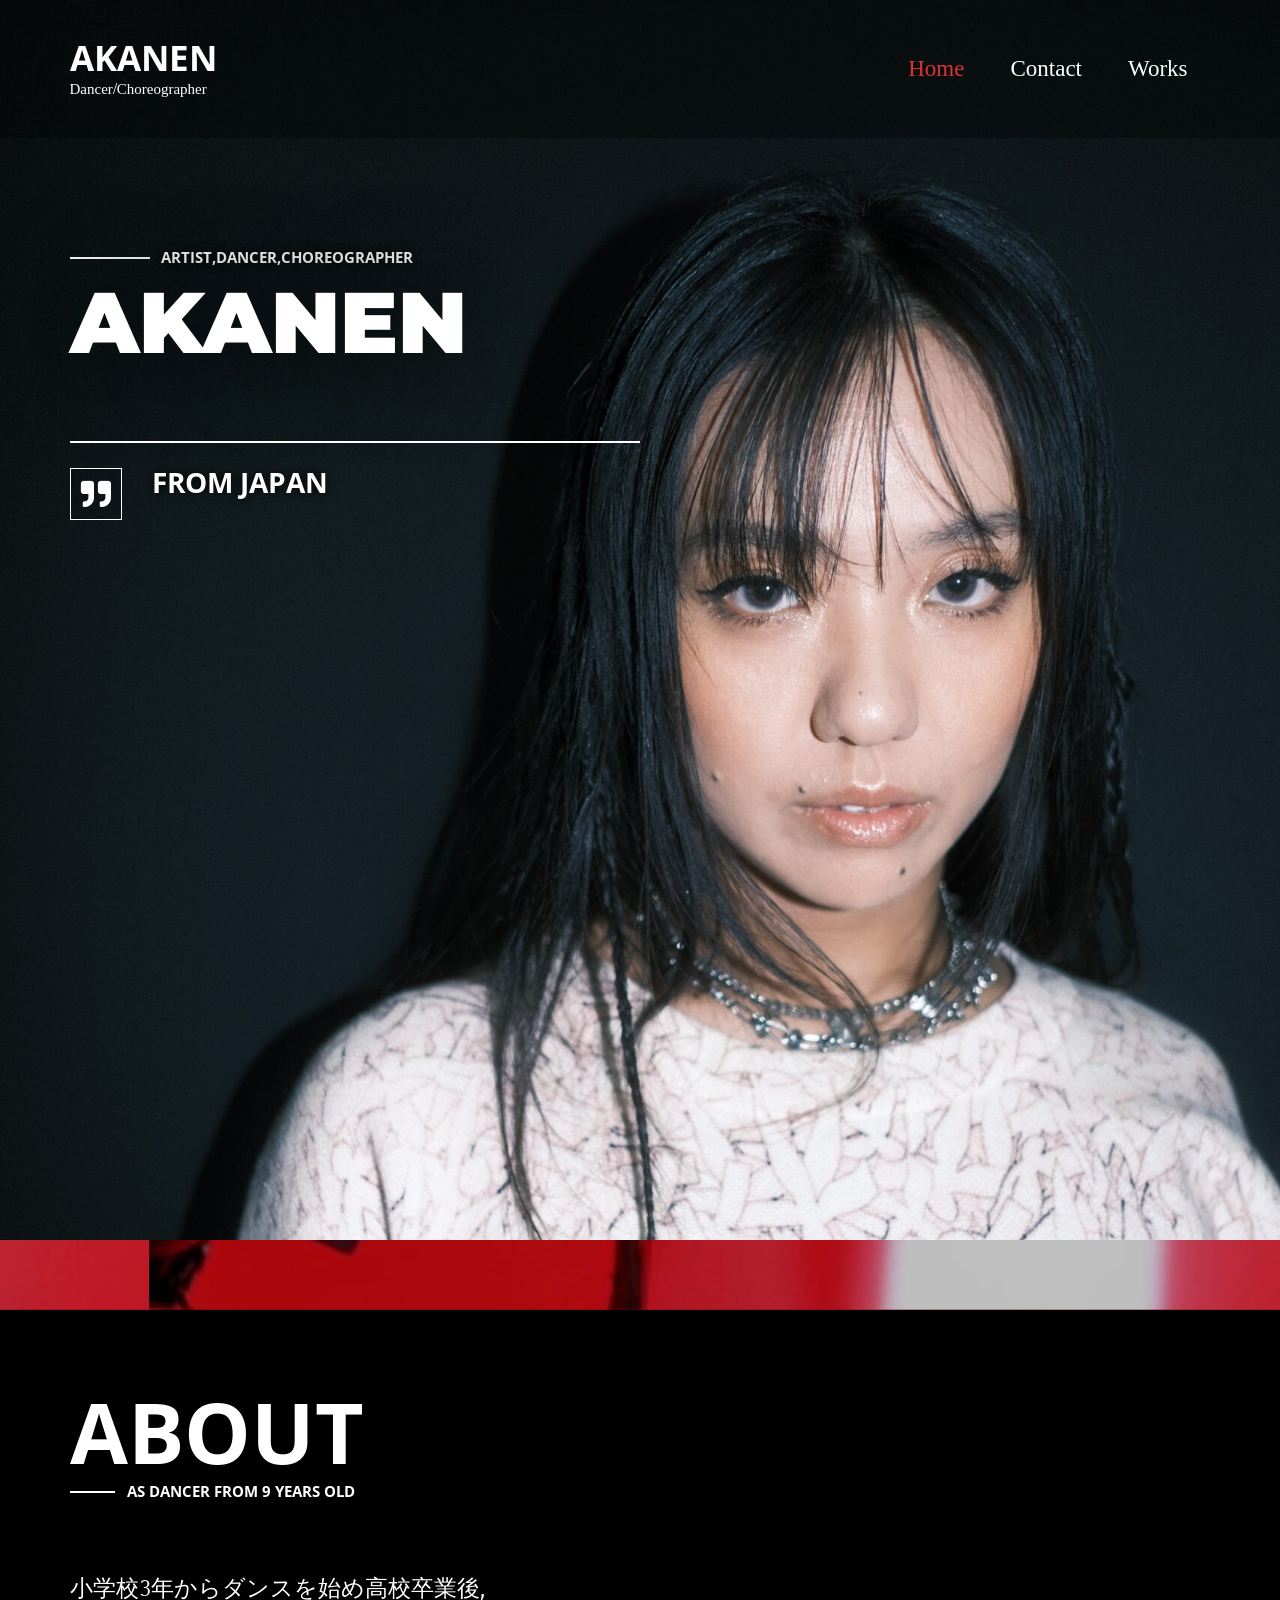
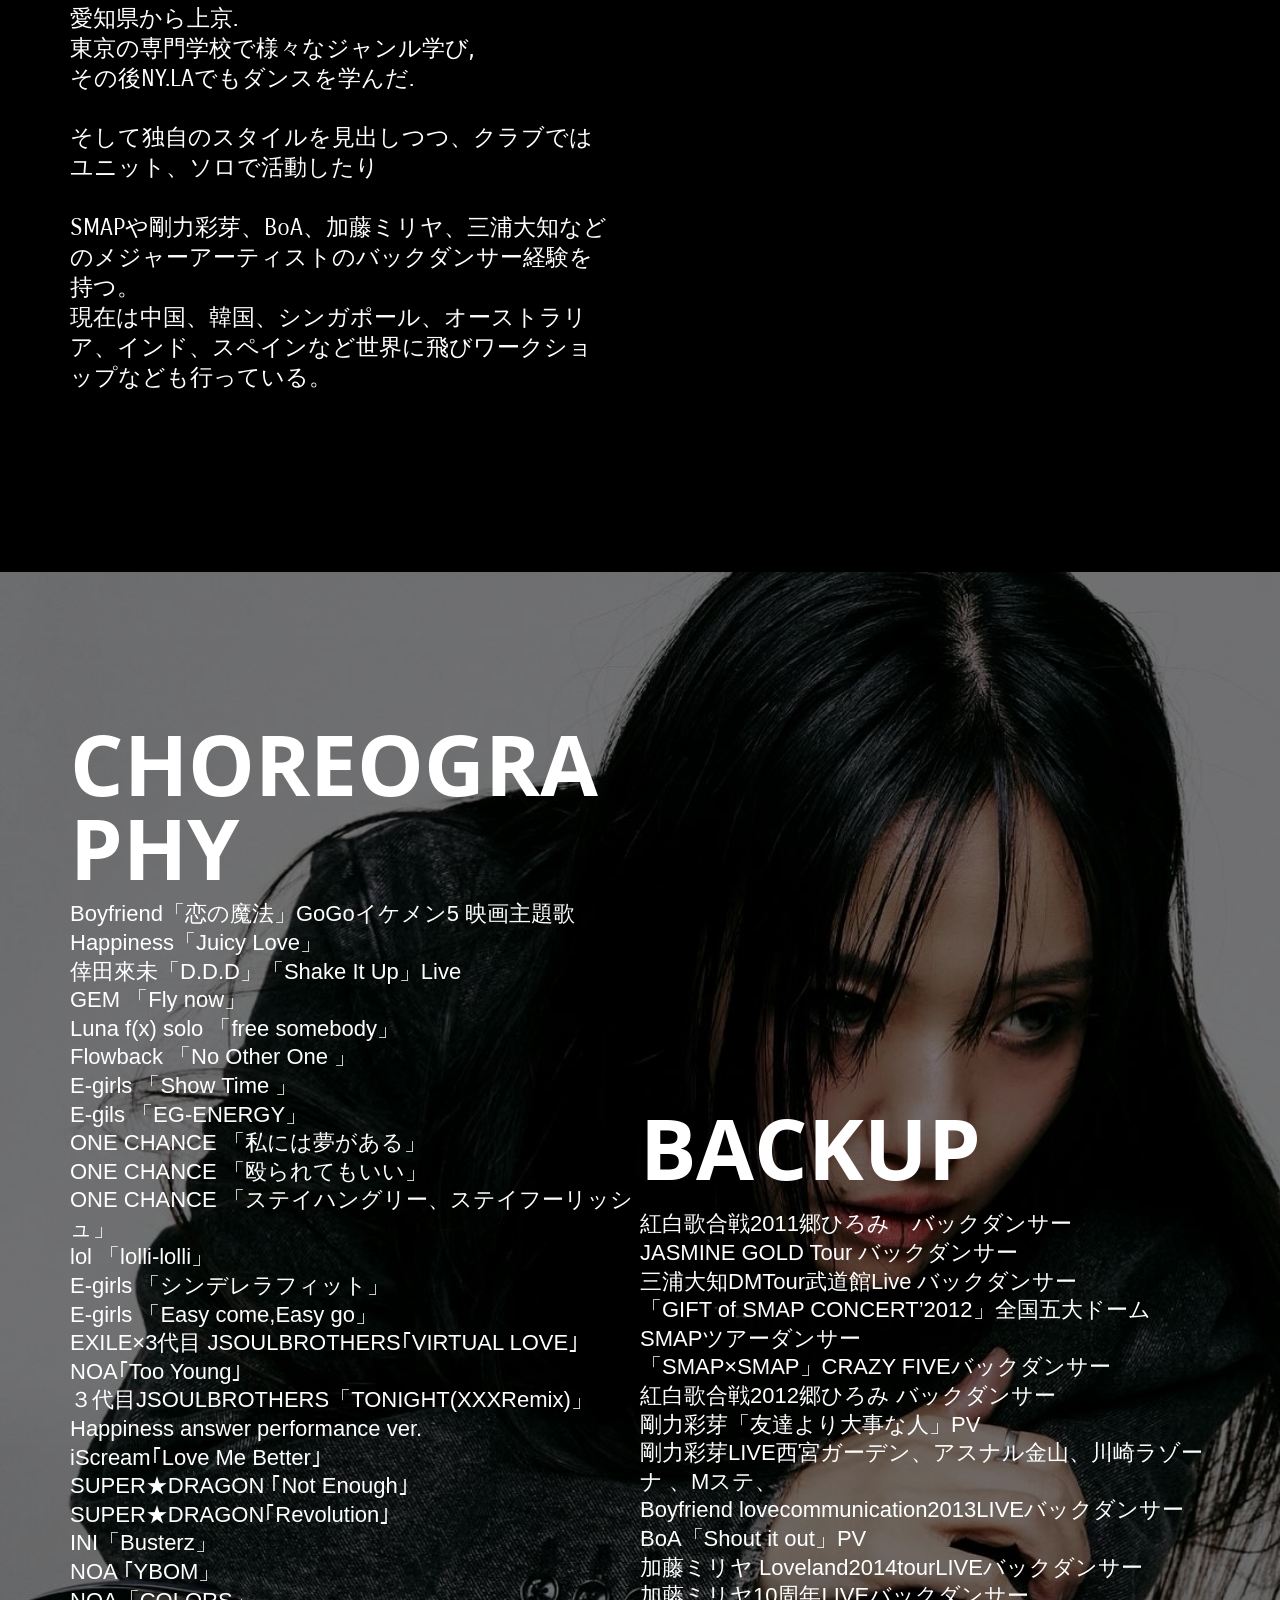
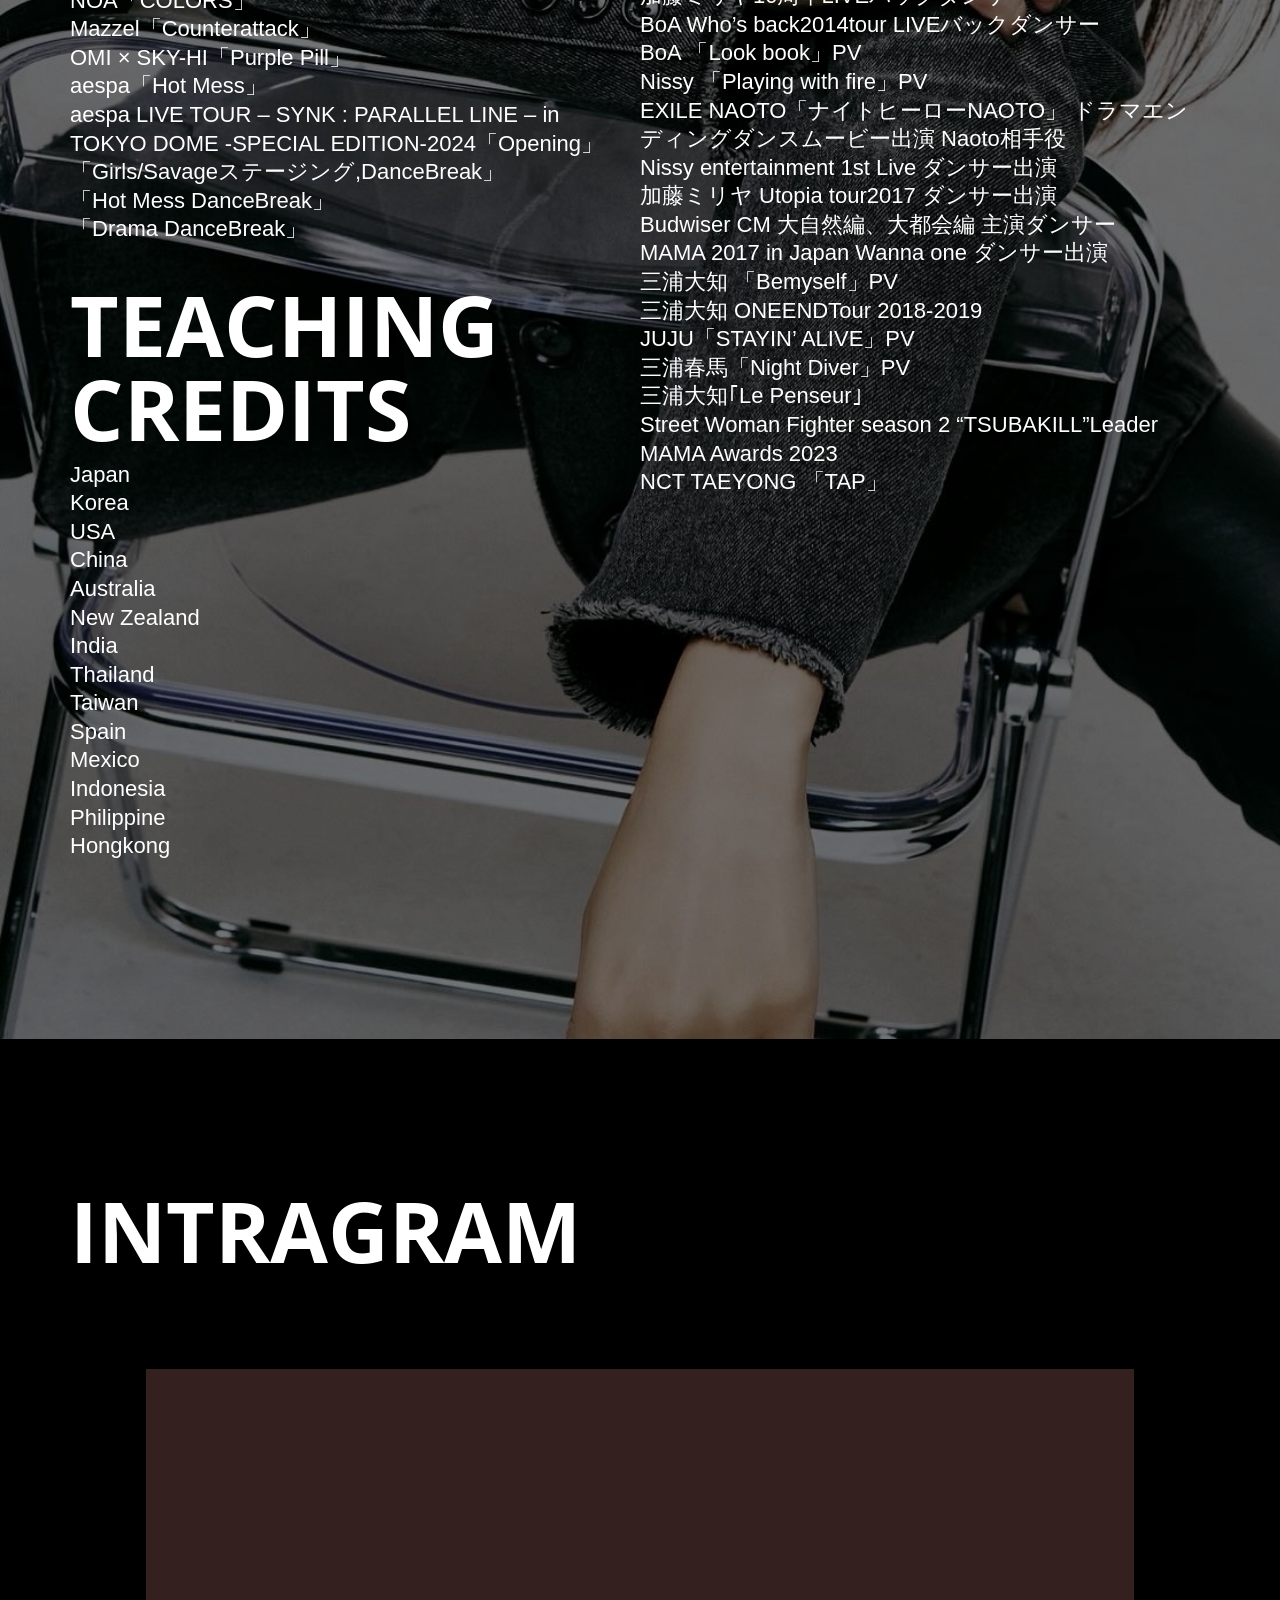
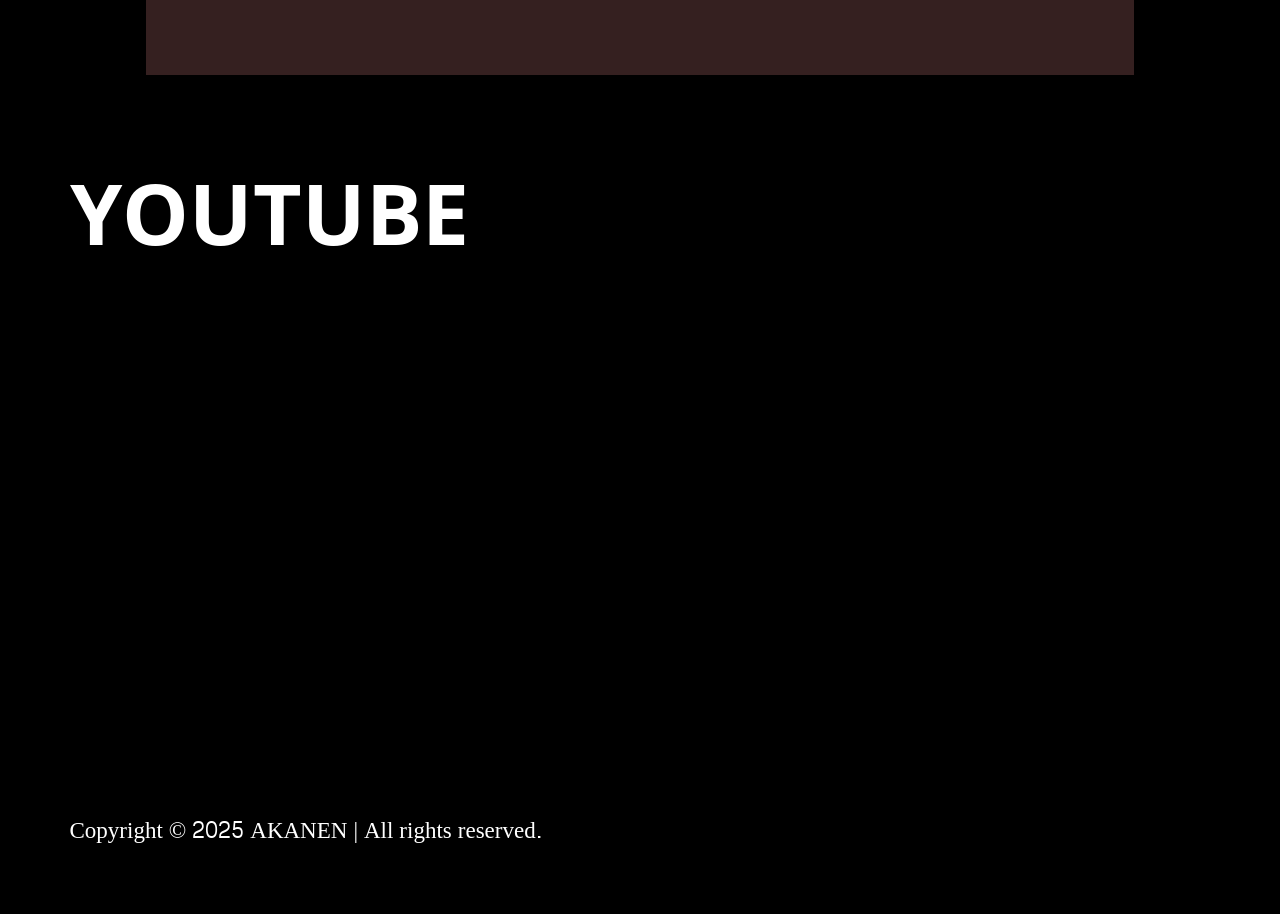
<file: index.html>
<!DOCTYPE html>
<html lang="ja">
<head>
<meta charset="UTF-8">
<meta name="viewport" content="width=device-width, initial-scale=1">
<link rel="profile" href="https://gmpg.org/xfn/11">

<title>AKANEN Dancer/Choreographer</title>

<!-- All In One SEO Pack 3.7.1[185,227] -->
<meta name="description"  content="小学校3年からダンスを始め高校卒業後,愛知県から上京.東京の専門学校で様々なジャンル学び,その後NY.LAでもダンスを学んだ.そして独自のスタイルを見出しつつ、クラブではユニット、ソロで活動したりSMAPや剛力彩芽、BoA、加藤ミリヤ、三浦大知などのメジャーアーティストのバックダンサー経験を持つ。現在は中国、韓...." />

<meta name="keywords"  content="akanen,akanen.jp,AKANEN,あかねん,アカネン,ねん,akane,Dancer,dancer,ダンサー,Choreographer,Chore,choreographer,chreograpy,振り付け,振り付け師,ヒップホップ,三浦大知,郷ひろみ,SMAP,E-Girls,BoA,剛力彩芽,Nissy,lol,LOL,LoL,Contact,連絡,仕事,Tokyo" />

<script type="application/ld+json" class="aioseop-schema">{"@context":"https://schema.org","@graph":[{"@type":"Organization","@id":"http://akanen.jp/#organization","url":"http://akanen.jp/","name":"AKANEN","sameAs":[]},{"@type":"WebSite","@id":"http://akanen.jp/#website","url":"http://akanen.jp/","name":"AKANEN","publisher":{"@id":"http://akanen.jp/#organization"},"potentialAction":{"@type":"SearchAction","target":"http://akanen.jp/?s={search_term_string}","query-input":"required name=search_term_string"}},{"@type":"WebPage","@id":"http://akanen.jp#webpage","url":"http://akanen.jp","inLanguage":"ja","name":"AKANEN","isPartOf":{"@id":"http://akanen.jp/#website"},"breadcrumb":{"@id":"http://akanen.jp#breadcrumblist"},"description":"小学校3年からダンスを始め高校卒業後,愛知県から上京.東京の専門学校で様々なジャンル学び,その後NY.LAでもダンスを学んだ.そして独自のスタイルを見出しつつ、クラブではユニット、ソロで活動したりSMAPや剛力彩芽、BoA、加藤ミリヤ、三浦大知などのメジャーアーティストのバックダンサー経験を持つ。現在は中国、韓....","datePublished":"2018-07-20T09:53:13+09:00","dateModified":"2024-09-12T05:13:55+09:00","about":{"@id":"http://akanen.jp/#organization"}},{"@type":"BreadcrumbList","@id":"http://akanen.jp#breadcrumblist","itemListElement":[{"@type":"ListItem","position":1,"item":{"@type":"WebPage","@id":"http://akanen.jp/","url":"http://akanen.jp/","name":"AKANEN Dancer/Choreographer"}}]}]}</script>
<link rel="canonical" href="index.html" />
<!-- All In One SEO Pack -->
<link rel='dns-prefetch' href='http://fonts.googleapis.com/' />
<link rel='dns-prefetch' href='http://s.w.org/' />
<link rel="alternate" type="application/rss+xml" title="AKANEN &raquo; フィード" href="feed/index.html" />
<link rel="alternate" type="application/rss+xml" title="AKANEN &raquo; コメントフィード" href="comments/feed/index.html" />
		<script>
			window._wpemojiSettings = {"baseUrl":"https:\/\/s.w.org\/images\/core\/emoji\/12.0.0-1\/72x72\/","ext":".png","svgUrl":"https:\/\/s.w.org\/images\/core\/emoji\/12.0.0-1\/svg\/","svgExt":".svg","source":{"concatemoji":"http:\/\/akanen.jp\/wp-includes\/js\/wp-emoji-release.min.js?ver=5.3.20"}};
			!function(e,a,t){var n,r,o,i=a.createElement("canvas"),p=i.getContext&&i.getContext("2d");function s(e,t){var a=String.fromCharCode;p.clearRect(0,0,i.width,i.height),p.fillText(a.apply(this,e),0,0);e=i.toDataURL();return p.clearRect(0,0,i.width,i.height),p.fillText(a.apply(this,t),0,0),e===i.toDataURL()}function c(e){var t=a.createElement("script");t.src=e,t.defer=t.type="text/javascript",a.getElementsByTagName("head")[0].appendChild(t)}for(o=Array("flag","emoji"),t.supports={everything:!0,everythingExceptFlag:!0},r=0;r<o.length;r++)t.supports[o[r]]=function(e){if(!p||!p.fillText)return!1;switch(p.textBaseline="top",p.font="600 32px Arial",e){case"flag":return s([127987,65039,8205,9895,65039],[127987,65039,8203,9895,65039])?!1:!s([55356,56826,55356,56819],[55356,56826,8203,55356,56819])&&!s([55356,57332,56128,56423,56128,56418,56128,56421,56128,56430,56128,56423,56128,56447],[55356,57332,8203,56128,56423,8203,56128,56418,8203,56128,56421,8203,56128,56430,8203,56128,56423,8203,56128,56447]);case"emoji":return!s([55357,56424,55356,57342,8205,55358,56605,8205,55357,56424,55356,57340],[55357,56424,55356,57342,8203,55358,56605,8203,55357,56424,55356,57340])}return!1}(o[r]),t.supports.everything=t.supports.everything&&t.supports[o[r]],"flag"!==o[r]&&(t.supports.everythingExceptFlag=t.supports.everythingExceptFlag&&t.supports[o[r]]);t.supports.everythingExceptFlag=t.supports.everythingExceptFlag&&!t.supports.flag,t.DOMReady=!1,t.readyCallback=function(){t.DOMReady=!0},t.supports.everything||(n=function(){t.readyCallback()},a.addEventListener?(a.addEventListener("DOMContentLoaded",n,!1),e.addEventListener("load",n,!1)):(e.attachEvent("onload",n),a.attachEvent("onreadystatechange",function(){"complete"===a.readyState&&t.readyCallback()})),(n=t.source||{}).concatemoji?c(n.concatemoji):n.wpemoji&&n.twemoji&&(c(n.twemoji),c(n.wpemoji)))}(window,document,window._wpemojiSettings);
		</script>
		<style>
img.wp-smiley,
img.emoji {
	display: inline !important;
	border: none !important;
	box-shadow: none !important;
	height: 1em !important;
	width: 1em !important;
	margin: 0 .07em !important;
	vertical-align: -0.1em !important;
	background: none !important;
	padding: 0 !important;
}
</style>
	<link rel='stylesheet' id='astra-theme-css-css'  href='wp-content/themes/astra/assets/css/minified/style.min.css%3Fver=2.1.4.css' media='all' />
<style id='astra-theme-css-inline-css'>
html{font-size:143.75%;}a,.page-title{color:#dd3333;}a:hover,a:focus{color:#ffffff;}body,button,input,select,textarea{font-family:'Chenla',display;font-weight:400;font-size:23px;font-size:1rem;line-height:1.3;}blockquote{color:#b4b4b4;}p,.entry-content p{margin-bottom:1.3em;}h1,.entry-content h1,.entry-content h1 a,h2,.entry-content h2,.entry-content h2 a,h3,.entry-content h3,.entry-content h3 a,h4,.entry-content h4,.entry-content h4 a,h5,.entry-content h5,.entry-content h5 a,h6,.entry-content h6,.entry-content h6 a,.site-title,.site-title a{font-family:'Open Sans Condensed',sans-serif;font-weight:700;text-transform:uppercase;}.site-title{font-size:35px;font-size:1.5217391304348rem;}.ast-archive-description .ast-archive-title{font-size:40px;font-size:1.7391304347826rem;}.site-header .site-description{font-size:15px;font-size:0.65217391304348rem;}.entry-title{font-size:30px;font-size:1.304347826087rem;}.comment-reply-title{font-size:38px;font-size:1.6521739130435rem;}.ast-comment-list #cancel-comment-reply-link{font-size:23px;font-size:1rem;}h1,.entry-content h1,.entry-content h1 a{font-size:86px;font-size:3.7391304347826rem;}h2,.entry-content h2,.entry-content h2 a{font-size:84px;font-size:3.6521739130435rem;}h3,.entry-content h3,.entry-content h3 a{font-size:28px;font-size:1.2173913043478rem;}h4,.entry-content h4,.entry-content h4 a{font-size:20px;font-size:0.8695652173913rem;}h5,.entry-content h5,.entry-content h5 a{font-size:18px;font-size:0.78260869565217rem;}h6,.entry-content h6,.entry-content h6 a{font-size:15px;font-size:0.65217391304348rem;}.ast-single-post .entry-title,.page-title{font-size:30px;font-size:1.304347826087rem;}#secondary,#secondary button,#secondary input,#secondary select,#secondary textarea{font-size:23px;font-size:1rem;}::selection{background-color:#dd3333;color:#ffffff;}body,h1,.entry-title a,.entry-content h1,.entry-content h1 a,h2,.entry-content h2,.entry-content h2 a,h3,.entry-content h3,.entry-content h3 a,h4,.entry-content h4,.entry-content h4 a,h5,.entry-content h5,.entry-content h5 a,h6,.entry-content h6,.entry-content h6 a{color:#ffffff;}.tagcloud a:hover,.tagcloud a:focus,.tagcloud a.current-item{color:#ffffff;border-color:#dd3333;background-color:#dd3333;}.main-header-menu a,.ast-header-custom-item a{color:#ffffff;}.main-header-menu li:hover > a,.main-header-menu li:hover > .ast-menu-toggle,.main-header-menu .ast-masthead-custom-menu-items a:hover,.main-header-menu li.focus > a,.main-header-menu li.focus > .ast-menu-toggle,.main-header-menu .current-menu-item > a,.main-header-menu .current-menu-ancestor > a,.main-header-menu .current_page_item > a,.main-header-menu .current-menu-item > .ast-menu-toggle,.main-header-menu .current-menu-ancestor > .ast-menu-toggle,.main-header-menu .current_page_item > .ast-menu-toggle{color:#dd3333;}input:focus,input[type="text"]:focus,input[type="email"]:focus,input[type="url"]:focus,input[type="password"]:focus,input[type="reset"]:focus,input[type="search"]:focus,textarea:focus{border-color:#dd3333;}input[type="radio"]:checked,input[type=reset],input[type="checkbox"]:checked,input[type="checkbox"]:hover:checked,input[type="checkbox"]:focus:checked,input[type=range]::-webkit-slider-thumb{border-color:#dd3333;background-color:#dd3333;box-shadow:none;}.site-footer a:hover + .post-count,.site-footer a:focus + .post-count{background:#dd3333;border-color:#dd3333;}.ast-small-footer > .ast-footer-overlay{background-color:rgba(186,186,186,0);}.footer-adv .footer-adv-overlay{border-top-style:solid;border-top-color:#7a7a7a;}.ast-comment-meta{line-height:1.666666667;font-size:19px;font-size:0.82608695652174rem;}.single .nav-links .nav-previous,.single .nav-links .nav-next,.single .ast-author-details .author-title,.ast-comment-meta{color:#dd3333;}.menu-toggle,button,.ast-button,.button,input#submit,input[type="button"],input[type="submit"],input[type="reset"]{border-radius:0;padding:6px 20px;color:#ffffff;border-color:#dd3333;background-color:#dd3333;}button:focus,.menu-toggle:hover,button:hover,.ast-button:hover,.button:hover,input[type=reset]:hover,input[type=reset]:focus,input#submit:hover,input#submit:focus,input[type="button"]:hover,input[type="button"]:focus,input[type="submit"]:hover,input[type="submit"]:focus{color:#ffffff;border-color:#dd3333;background-color:#dd3333;}.entry-meta,.entry-meta *{line-height:1.45;color:#dd3333;}.entry-meta a:hover,.entry-meta a:hover *,.entry-meta a:focus,.entry-meta a:focus *{color:#ffffff;}.ast-404-layout-1 .ast-404-text{font-size:200px;font-size:8.695652173913rem;}.widget-title{font-size:32px;font-size:1.3913043478261rem;color:#ffffff;}#cat option,.secondary .calendar_wrap thead a,.secondary .calendar_wrap thead a:visited{color:#dd3333;}.secondary .calendar_wrap #today,.ast-progress-val span{background:#dd3333;}.secondary a:hover + .post-count,.secondary a:focus + .post-count{background:#dd3333;border-color:#dd3333;}.calendar_wrap #today > a{color:#ffffff;}.ast-pagination a,.page-links .page-link,.single .post-navigation a{color:#dd3333;}.ast-pagination a:hover,.ast-pagination a:focus,.ast-pagination > span:hover:not(.dots),.ast-pagination > span.current,.page-links > .page-link,.page-links .page-link:hover,.post-navigation a:hover{color:#ffffff;}.ast-header-break-point .ast-mobile-menu-buttons-minimal.menu-toggle{background:transparent;color:#dd3333;}.ast-header-break-point .ast-mobile-menu-buttons-outline.menu-toggle{background:transparent;border:1px solid #dd3333;color:#dd3333;}.ast-header-break-point .ast-mobile-menu-buttons-fill.menu-toggle{background:#dd3333;color:#ffffff;}.ast-header-break-point .main-header-bar .ast-button-wrap .menu-toggle{border-radius:0px;}@media (min-width:545px){.ast-page-builder-template .comments-area,.single.ast-page-builder-template .entry-header,.single.ast-page-builder-template .post-navigation{max-width:1181px;margin-left:auto;margin-right:auto;}}body,.ast-separate-container{background-color:#000000;}@media (max-width:768px){.ast-archive-description .ast-archive-title{font-size:40px;}.entry-title{font-size:30px;}h1,.entry-content h1,.entry-content h1 a{font-size:70px;}h2,.entry-content h2,.entry-content h2 a{font-size:68px;}h3,.entry-content h3,.entry-content h3 a{font-size:25px;}.ast-single-post .entry-title,.page-title{font-size:30px;}}@media (max-width:544px){.ast-archive-description .ast-archive-title{font-size:40px;}.entry-title{font-size:30px;}h1,.entry-content h1,.entry-content h1 a{font-size:40px;}h2,.entry-content h2,.entry-content h2 a{font-size:39px;}h3,.entry-content h3,.entry-content h3 a{font-size:20px;}.ast-single-post .entry-title,.page-title{font-size:30px;}}@media (max-width:768px){html{font-size:131.1%;}}@media (max-width:544px){html{font-size:131.1%;}}@media (min-width:769px){.ast-container{max-width:1181px;}}@font-face {font-family: "Astra";src: url( wp-content/themes/astra/assets/fonts/astra.woff) format("woff"),url( wp-content/themes/astra/assets/fonts/astra.ttf) format("truetype"),url( wp-content/themes/astra/assets/fonts/astra.svg) format("svg");font-weight: normal;font-style: normal;font-display: fallback;}@media (max-width:921px) {.main-header-bar .main-header-bar-navigation{display:none;}}.ast-desktop .main-header-menu.submenu-with-border .sub-menu,.ast-desktop .main-header-menu.submenu-with-border .children,.ast-desktop .main-header-menu.submenu-with-border .astra-full-megamenu-wrapper{border-color:rgba(234,234,234,0);}.ast-desktop .main-header-menu.submenu-with-border .sub-menu,.ast-desktop .main-header-menu.submenu-with-border .children{border-top-width:1px;border-right-width:1px;border-left-width:1px;border-bottom-width:1px;border-style:solid;}.ast-desktop .main-header-menu.submenu-with-border .sub-menu .sub-menu,.ast-desktop .main-header-menu.submenu-with-border .children .children{top:-1px;}.ast-desktop .main-header-menu.submenu-with-border .sub-menu a,.ast-desktop .main-header-menu.submenu-with-border .children a{border-bottom-width:1px;border-style:solid;border-color:#eaeaea;}@media (min-width:769px){.main-header-menu .sub-menu li.ast-left-align-sub-menu:hover > ul,.main-header-menu .sub-menu li.ast-left-align-sub-menu.focus > ul{margin-left:-2px;}}.ast-small-footer{border-top-style:solid;border-top-width:0;border-top-color:#7a7a7a;}@media (max-width:920px){.ast-404-layout-1 .ast-404-text{font-size:100px;font-size:4.3478260869565rem;}}@media (min-width:769px){.ast-theme-transparent-header #masthead{position:absolute;left:0;right:0;}.ast-theme-transparent-header .main-header-bar,.ast-theme-transparent-header.ast-header-break-point .main-header-bar{background:none;}body.elementor-editor-active.ast-theme-transparent-header #masthead,.fl-builder-edit .ast-theme-transparent-header #masthead,body.vc_editor.ast-theme-transparent-header #masthead{z-index:0;}.ast-header-break-point.ast-replace-site-logo-transparent.ast-theme-transparent-header .custom-mobile-logo-link{display:none;}.ast-header-break-point.ast-replace-site-logo-transparent.ast-theme-transparent-header .transparent-custom-logo{display:inline-block;}.ast-theme-transparent-header .ast-above-header{background-image:none;background-color:transparent;}.ast-theme-transparent-header .ast-below-header{background-image:none;background-color:transparent;}}.ast-theme-transparent-header .main-header-bar,.ast-theme-transparent-header.ast-header-break-point .main-header-bar-wrap .main-header-menu,.ast-theme-transparent-header.ast-header-break-point .main-header-bar-wrap .main-header-bar{background-color:rgba(0,0,0,0.36);}.ast-theme-transparent-header .main-header-bar .ast-search-menu-icon form{background-color:rgba(0,0,0,0.36);}.ast-theme-transparent-header .ast-above-header,.ast-theme-transparent-header .ast-below-header,.ast-header-break-point.ast-theme-transparent-header .ast-above-header,.ast-header-break-point.ast-theme-transparent-header .ast-below-header{background-color:rgba(0,0,0,0.36);}.ast-theme-transparent-header .site-title a,.ast-theme-transparent-header .site-title a:focus,.ast-theme-transparent-header .site-title a:hover,.ast-theme-transparent-header .site-title a:visited{color:#ffffff;}.ast-theme-transparent-header .site-header .site-title a:hover{color:#ffffff;}.ast-theme-transparent-header .site-header .site-description{color:#ffffff;}.ast-theme-transparent-header .main-header-menu,.ast-theme-transparent-header.ast-header-break-point .main-header-bar-wrap .main-header-menu,.ast-flyout-menu-enable.ast-header-break-point.ast-theme-transparent-header .main-header-bar-navigation #site-navigation,.ast-fullscreen-menu-enable.ast-header-break-point.ast-theme-transparent-header .main-header-bar-navigation #site-navigation,.ast-flyout-above-menu-enable.ast-header-break-point.ast-theme-transparent-header .ast-above-header-navigation-wrap .ast-above-header-navigation,.ast-flyout-below-menu-enable.ast-header-break-point.ast-theme-transparent-header .ast-below-header-navigation-wrap .ast-below-header-actual-nav,.ast-fullscreen-above-menu-enable.ast-header-break-point.ast-theme-transparent-header .ast-above-header-navigation-wrap,.ast-fullscreen-below-menu-enable.ast-header-break-point.ast-theme-transparent-header .ast-below-header-navigation-wrap{background-color:rgba(10,10,10,0);}.ast-theme-transparent-header .main-header-menu,.ast-theme-transparent-header .main-header-menu a,.ast-theme-transparent-header .ast-masthead-custom-menu-items,.ast-theme-transparent-header .ast-masthead-custom-menu-items a,.ast-theme-transparent-header .main-header-menu li > .ast-menu-toggle,.ast-theme-transparent-header .main-header-menu li > .ast-menu-toggle{color:#ffffff;}.ast-theme-transparent-header .main-header-menu li:hover > a,.ast-theme-transparent-header .main-header-menu li:hover > .ast-menu-toggle,.ast-theme-transparent-header .main-header-menu .ast-masthead-custom-menu-items a:hover,.ast-theme-transparent-header .main-header-menu .focus > a,.ast-theme-transparent-header .main-header-menu .focus > .ast-menu-toggle,.ast-theme-transparent-header .main-header-menu .current-menu-item > a,.ast-theme-transparent-header .main-header-menu .current-menu-ancestor > a,.ast-theme-transparent-header .main-header-menu .current_page_item > a,.ast-theme-transparent-header .main-header-menu .current-menu-item > .ast-menu-toggle,.ast-theme-transparent-header .main-header-menu .current-menu-ancestor > .ast-menu-toggle,.ast-theme-transparent-header .main-header-menu .current_page_item > .ast-menu-toggle{color:#dd3333;}@media (max-width:768px){.ast-theme-transparent-header #masthead{position:absolute;left:0;right:0;}.ast-theme-transparent-header .main-header-bar,.ast-theme-transparent-header.ast-header-break-point .main-header-bar{background:none;}body.elementor-editor-active.ast-theme-transparent-header #masthead,.fl-builder-edit .ast-theme-transparent-header #masthead,body.vc_editor.ast-theme-transparent-header #masthead{z-index:0;}.ast-header-break-point.ast-replace-site-logo-transparent.ast-theme-transparent-header .custom-mobile-logo-link{display:none;}.ast-header-break-point.ast-replace-site-logo-transparent.ast-theme-transparent-header .transparent-custom-logo{display:inline-block;}.ast-theme-transparent-header .ast-above-header{background-image:none;background-color:transparent;}.ast-theme-transparent-header .ast-below-header{background-image:none;background-color:transparent;}}@media (max-width:768px){.ast-theme-transparent-header .main-header-bar,.ast-theme-transparent-header.ast-header-break-point .main-header-bar-wrap .main-header-menu,.ast-theme-transparent-header.ast-header-break-point .main-header-bar-wrap .main-header-bar{background-color:rgba(0,0,0,0.36);}.ast-theme-transparent-header .main-header-bar .ast-search-menu-icon form{background-color:rgba(0,0,0,0.36);}.ast-theme-transparent-header .ast-above-header,.ast-theme-transparent-header .ast-below-header,.ast-header-break-point.ast-theme-transparent-header .ast-above-header,.ast-header-break-point.ast-theme-transparent-header .ast-below-header{background-color:rgba(0,0,0,0.36);}.ast-theme-transparent-header .main-header-menu,.ast-theme-transparent-header .main-header-menu a,.ast-theme-transparent-header .ast-masthead-custom-menu-items,.ast-theme-transparent-header .ast-masthead-custom-menu-items a,.ast-theme-transparent-header .main-header-menu li > .ast-menu-toggle,.ast-theme-transparent-header .main-header-menu li > .ast-menu-toggle{color:#353535;}.ast-theme-transparent-header .main-header-menu li:hover > a,.ast-theme-transparent-header .main-header-menu li:hover > .ast-menu-toggle,.ast-theme-transparent-header .main-header-menu .ast-masthead-custom-menu-items a:hover,.ast-theme-transparent-header .main-header-menu .focus > a,.ast-theme-transparent-header .main-header-menu .focus > .ast-menu-toggle,.ast-theme-transparent-header .main-header-menu .current-menu-item > a,.ast-theme-transparent-header .main-header-menu .current-menu-ancestor > a,.ast-theme-transparent-header .main-header-menu .current_page_item > a,.ast-theme-transparent-header .main-header-menu .current-menu-item > .ast-menu-toggle,.ast-theme-transparent-header .main-header-menu .current-menu-ancestor > .ast-menu-toggle,.ast-theme-transparent-header .main-header-menu .current_page_item > .ast-menu-toggle{color:#dd3333;}}@media (max-width:544px){.ast-theme-transparent-header .main-header-bar,.ast-theme-transparent-header.ast-header-break-point .main-header-bar-wrap .main-header-menu,.ast-theme-transparent-header.ast-header-break-point .main-header-bar-wrap .main-header-bar{background-color:rgba(0,0,0,0.36);}.ast-theme-transparent-header .main-header-bar .ast-search-menu-icon form{background-color:rgba(0,0,0,0.36);}.ast-theme-transparent-header .ast-above-header,.ast-theme-transparent-header .ast-below-header,.ast-header-break-point.ast-theme-transparent-header .ast-above-header,.ast-header-break-point.ast-theme-transparent-header .ast-below-header{background-color:rgba(0,0,0,0.36);}.ast-theme-transparent-header .main-header-menu,.ast-theme-transparent-header.ast-header-break-point .main-header-bar-wrap .main-header-menu,.ast-flyout-menu-enable.ast-header-break-point.ast-theme-transparent-header .main-header-bar-navigation #site-navigation,.ast-fullscreen-menu-enable.ast-header-break-point.ast-theme-transparent-header .main-header-bar-navigation #site-navigation,.ast-flyout-above-menu-enable.ast-header-break-point.ast-theme-transparent-header .ast-above-header-navigation-wrap .ast-above-header-navigation,.ast-flyout-below-menu-enable.ast-header-break-point.ast-theme-transparent-header .ast-below-header-navigation-wrap .ast-below-header-actual-nav,.ast-fullscreen-above-menu-enable.ast-header-break-point.ast-theme-transparent-header .ast-above-header-navigation-wrap,.ast-fullscreen-below-menu-enable.ast-header-break-point.ast-theme-transparent-header .ast-below-header-navigation-wrap{background-color:#000000;}.ast-theme-transparent-header .main-header-menu,.ast-theme-transparent-header .main-header-menu a,.ast-theme-transparent-header .ast-masthead-custom-menu-items,.ast-theme-transparent-header .ast-masthead-custom-menu-items a,.ast-theme-transparent-header .main-header-menu li > .ast-menu-toggle,.ast-theme-transparent-header .main-header-menu li > .ast-menu-toggle{color:#ffffff;}.ast-theme-transparent-header .main-header-menu li:hover > a,.ast-theme-transparent-header .main-header-menu li:hover > .ast-menu-toggle,.ast-theme-transparent-header .main-header-menu .ast-masthead-custom-menu-items a:hover,.ast-theme-transparent-header .main-header-menu .focus > a,.ast-theme-transparent-header .main-header-menu .focus > .ast-menu-toggle,.ast-theme-transparent-header .main-header-menu .current-menu-item > a,.ast-theme-transparent-header .main-header-menu .current-menu-ancestor > a,.ast-theme-transparent-header .main-header-menu .current_page_item > a,.ast-theme-transparent-header .main-header-menu .current-menu-item > .ast-menu-toggle,.ast-theme-transparent-header .main-header-menu .current-menu-ancestor > .ast-menu-toggle,.ast-theme-transparent-header .main-header-menu .current_page_item > .ast-menu-toggle{color:#dd3333;}}.ast-theme-transparent-header .main-header-bar,.ast-theme-transparent-header .site-header{border-bottom-width:0;border-bottom-color:rgba(0,0,0,0);}.ast-breadcrumbs .trail-browse,.ast-breadcrumbs .trail-items,.ast-breadcrumbs .trail-items li{display:inline-block;margin:0;padding:0;border:none;background:inherit;text-indent:0;}.ast-breadcrumbs .trail-browse{font-size:inherit;font-style:inherit;font-weight:inherit;color:inherit;}.ast-breadcrumbs .trail-items{list-style:none;}.trail-items li::after{padding:0 0.3em;content:"»";}.trail-items li:last-of-type::after{display:none;}.ast-header-break-point .site-header{border-bottom-width:0;}@media (min-width:769px){.main-header-bar{border-bottom-width:0;}}.ast-flex{-webkit-align-content:center;-ms-flex-line-pack:center;align-content:center;-webkit-box-align:center;-webkit-align-items:center;-moz-box-align:center;-ms-flex-align:center;align-items:center;}.main-header-bar{padding:1em 0;}.ast-site-identity{padding:0;}.header-main-layout-1 .ast-flex.main-header-container, .header-main-layout-3 .ast-flex.main-header-container{-webkit-align-content:center;-ms-flex-line-pack:center;align-content:center;-webkit-box-align:center;-webkit-align-items:center;-moz-box-align:center;-ms-flex-align:center;align-items:center;}.header-main-layout-1 .ast-flex.main-header-container, .header-main-layout-3 .ast-flex.main-header-container{-webkit-align-content:center;-ms-flex-line-pack:center;align-content:center;-webkit-box-align:center;-webkit-align-items:center;-moz-box-align:center;-ms-flex-align:center;align-items:center;}
</style>
<link rel='stylesheet' id='astra-google-fonts-css'  href='http://fonts.googleapis.com/css?family=Chenla%3A400%2C%7COpen+Sans+Condensed%3A700&amp;display=fallback&amp;ver=2.1.4' media='all' />
<link rel='stylesheet' id='wp-block-library-css'  href='wp-includes/css/dist/block-library/style.min.css%3Fver=5.3.20.css' media='all' />
<link rel='stylesheet' id='hfe-style-css'  href='wp-content/plugins/header-footer-elementor/assets/css/header-footer-elementor.css%3Fver=1.3.1.css' media='all' />
<link rel='stylesheet' id='elementor-icons-css'  href='wp-content/plugins/elementor/assets/lib/eicons/css/elementor-icons.min.css%3Fver=5.6.2.css' media='all' />
<link rel='stylesheet' id='elementor-animations-css'  href='wp-content/plugins/elementor/assets/lib/animations/animations.min.css%3Fver=2.9.6.css' media='all' />
<link rel='stylesheet' id='elementor-frontend-css'  href='wp-content/plugins/elementor/assets/css/frontend.min.css%3Fver=2.9.6.css' media='all' />
<link rel='stylesheet' id='font-awesome-5-all-css'  href='wp-content/plugins/elementor/assets/lib/font-awesome/css/all.min.css%3Fver=2.9.6.css' media='all' />
<link rel='stylesheet' id='font-awesome-4-shim-css'  href='wp-content/plugins/elementor/assets/lib/font-awesome/css/v4-shims.min.css%3Fver=2.9.6.css' media='all' />
<link rel='stylesheet' id='elementor-post-5-css'  href='wp-content/uploads/elementor/css/post-5.css%3Fver=1726118038.css' media='all' />
<link rel='stylesheet' id='hfe-widgets-style-css'  href='wp-content/plugins/header-footer-elementor/inc/widgets-css/frontend.css%3Fver=1.3.1.css' media='all' />
<link rel='stylesheet' id='google-fonts-1-css'  href='https://fonts.googleapis.com/css?family=Montserrat%3A100%2C100italic%2C200%2C200italic%2C300%2C300italic%2C400%2C400italic%2C500%2C500italic%2C600%2C600italic%2C700%2C700italic%2C800%2C800italic%2C900%2C900italic%7CCarrois+Gothic%3A100%2C100italic%2C200%2C200italic%2C300%2C300italic%2C400%2C400italic%2C500%2C500italic%2C600%2C600italic%2C700%2C700italic%2C800%2C800italic%2C900%2C900italic&#038;ver=5.3.20' media='all' />
<link rel='stylesheet' id='elementor-icons-shared-0-css'  href='wp-content/plugins/elementor/assets/lib/font-awesome/css/fontawesome.min.css%3Fver=5.12.0.css' media='all' />
<link rel='stylesheet' id='elementor-icons-fa-solid-css'  href='wp-content/plugins/elementor/assets/lib/font-awesome/css/solid.min.css%3Fver=5.12.0.css' media='all' />
<!--n2css--><!--[if IE]>
<script src='http://akanen.jp/wp-content/themes/astra/assets/js/minified/flexibility.min.js?ver=2.1.4'></script>
<script>
flexibility(document.documentElement);
</script>
<![endif]-->
<script src='wp-content/plugins/elementor/assets/lib/font-awesome/js/v4-shims.min.js%3Fver=2.9.6'></script>
<link rel='https://api.w.org/' href='http://akanen.jp/wp-json/' />
<link rel="EditURI" type="application/rsd+xml" title="RSD" href="http://akanen.jp/xmlrpc.php?rsd" />
<link rel="wlwmanifest" type="application/wlwmanifest+xml" href="http://akanen.jp/wp-includes/wlwmanifest.xml" /> 
<meta name="generator" content="WordPress 5.3.20" />
<link rel='shortlink' href='index.html' />
<link rel="alternate" type="application/json+oembed" href="http://akanen.jp/wp-json/oembed/1.0/embed?url=http%3A%2F%2Fakanen.jp%2F" />
<link rel="alternate" type="text/xml+oembed" href="http://akanen.jp/wp-json/oembed/1.0/embed?url=http%3A%2F%2Fakanen.jp%2F&#038;format=xml" />
<style>.recentcomments a{display:inline !important;padding:0 !important;margin:0 !important;}</style><link rel="icon" href="wp-content/uploads/2024/09/cropped-S__75636745-32x32.jpg" sizes="32x32" />
<link rel="icon" href="wp-content/uploads/2024/09/cropped-S__75636745-192x192.jpg" sizes="192x192" />
<link rel="apple-touch-icon-precomposed" href="wp-content/uploads/2024/09/cropped-S__75636745-180x180.jpg" />
<meta name="msapplication-TileImage" content="http://akanen.jp/wp-content/uploads/2024/09/cropped-S__75636745-270x270.jpg" />
</head>

<body itemtype='https://schema.org/WebPage' itemscope='itemscope' class="home page-template-default page page-id-5 ehf-template-astra ehf-stylesheet-astra ast-desktop ast-page-builder-template ast-no-sidebar astra-2.1.4 ast-header-custom-item-inside ast-single-post ast-mobile-inherit-site-logo ast-inherit-site-logo-transparent ast-theme-transparent-header elementor-default elementor-kit-312 elementor-page elementor-page-5">

<div 
	class="hfeed site" id="page">
	<a class="skip-link screen-reader-text" href="index.html#content">コンテンツへスキップ</a>

	
	
		<header 
			class="site-header header-main-layout-1 ast-primary-menu-enabled ast-hide-custom-menu-mobile ast-menu-toggle-icon ast-mobile-header-inline" id="masthead" role="banner" itemtype="https://schema.org/WPHeader" itemscope="itemscope"		>

			
			
<div class="main-header-bar-wrap">
	<div class="main-header-bar">
				<div class="ast-container">

			<div class="ast-flex main-header-container">
				
		<div class="site-branding">
			<div
			class="ast-site-identity" itemtype="https://schema.org/Organization" itemscope="itemscope"			>
				<div class="ast-site-title-wrap">
							<h1 class="site-title" itemprop="name">
					<a href="index.html" rel="home" itemprop="url" >
						AKANEN
					</a>
				</h1>
							<p class="site-description" itemprop="description">
					Dancer/Choreographer
				</p>
						</div>			</div>
		</div>

		<!-- .site-branding -->
				<div class="ast-mobile-menu-buttons">

			
					<div class="ast-button-wrap">
			<button type="button" class="menu-toggle main-header-menu-toggle  ast-mobile-menu-buttons-fill "  aria-controls='primary-menu' aria-expanded='false'>
				<span class="screen-reader-text">メインメニュー</span>
				<span class="menu-toggle-icon"></span>
							</button>
		</div>
			
			
		</div>
			<div class="ast-main-header-bar-alignment"><div class="main-header-bar-navigation"><nav class="site-navigation" id="site-navigation" itemtype="https://schema.org/SiteNavigationElement" itemscope="itemscope" class="ast-flex-grow-1 navigation-accessibility" aria-label="Site Navigation"><div class="main-navigation"><ul id="primary-menu" class="main-header-menu ast-nav-menu ast-flex ast-justify-content-flex-end  submenu-with-border"><li id="menu-item-47" class="menu-item menu-item-type-post_type menu-item-object-page menu-item-home current-menu-item page_item page-item-5 current_page_item menu-item-47"><a href="index.html" aria-current="page">Home</a></li>
<li id="menu-item-43" class="menu-item menu-item-type-post_type menu-item-object-page menu-item-43"><a href="index.html%3Fp=42.html">Contact</a></li>
<li id="menu-item-327" class="menu-item menu-item-type-post_type menu-item-object-page menu-item-327"><a href="index.html%3Fp=324.html">Works</a></li>
</ul></div></nav></div></div>			</div><!-- Main Header Container -->
		</div><!-- ast-row -->
			</div> <!-- Main Header Bar -->
</div> <!-- Main Header Bar Wrap -->

			
		</header><!-- #masthead -->

		
	
	
	<div id="content" class="site-content">

		<div class="ast-container">

		

	<div id="primary" class="content-area primary">

		
					<main id="main" class="site-main">

				
					
					

<article 
	class="post-5 page type-page status-publish ast-article-single" id="post-5" itemtype="https://schema.org/CreativeWork" itemscope="itemscope">

	
	<header class="entry-header ast-header-without-markup">

		
			</header><!-- .entry-header -->

	<div class="entry-content clear" 
		itemprop="text"	>

		
				<div data-elementor-type="wp-page" data-elementor-id="5" class="elementor elementor-5" data-elementor-settings="[]">
			<div class="elementor-inner">
				<div class="elementor-section-wrap">
							<section class="elementor-element elementor-element-18e1790 elementor-section-content-middle elementor-section-stretched elementor-section-boxed elementor-section-height-default elementor-section-height-default elementor-invisible elementor-section elementor-top-section" data-id="18e1790" data-element_type="section" data-settings="{&quot;background_background&quot;:&quot;classic&quot;,&quot;animation&quot;:&quot;fadeIn&quot;,&quot;animation_delay&quot;:500,&quot;stretch_section&quot;:&quot;section-stretched&quot;}">
							<div class="elementor-background-overlay"></div>
							<div class="elementor-container elementor-column-gap-no">
				<div class="elementor-row">
				<div class="elementor-element elementor-element-e2b8185 elementor-column elementor-col-50 elementor-top-column" data-id="e2b8185" data-element_type="column">
			<div class="elementor-column-wrap  elementor-element-populated">
					<div class="elementor-widget-wrap">
				<section class="elementor-element elementor-element-a467f0f elementor-section-content-middle elementor-section-boxed elementor-section-height-default elementor-section-height-default elementor-section elementor-inner-section" data-id="a467f0f" data-element_type="section">
						<div class="elementor-container elementor-column-gap-no">
				<div class="elementor-row">
				<div class="elementor-element elementor-element-9e8ac9e elementor-column elementor-col-50 elementor-inner-column" data-id="9e8ac9e" data-element_type="column">
			<div class="elementor-column-wrap  elementor-element-populated">
					<div class="elementor-widget-wrap">
				<div class="elementor-element elementor-element-4fd32ac elementor-widget elementor-widget-divider" data-id="4fd32ac" data-element_type="widget" data-widget_type="divider.default">
				<div class="elementor-widget-container">
					<div class="elementor-divider">
			<span class="elementor-divider-separator">
						</span>
		</div>
				</div>
				</div>
						</div>
			</div>
		</div>
				<div class="elementor-element elementor-element-6a28098 elementor-column elementor-col-50 elementor-inner-column" data-id="6a28098" data-element_type="column">
			<div class="elementor-column-wrap  elementor-element-populated">
					<div class="elementor-widget-wrap">
				<div class="elementor-element elementor-element-e993c5a elementor-widget elementor-widget-heading" data-id="e993c5a" data-element_type="widget" data-widget_type="heading.default">
				<div class="elementor-widget-container">
			<h6 class="elementor-heading-title elementor-size-default">Artist,Dancer,ChoreographeR</h6>		</div>
				</div>
						</div>
			</div>
		</div>
						</div>
			</div>
		</section>
				<div class="elementor-element elementor-element-8856d4a elementor-invisible elementor-widget elementor-widget-heading" data-id="8856d4a" data-element_type="widget" data-settings="{&quot;_animation&quot;:&quot;none&quot;}" data-widget_type="heading.default">
				<div class="elementor-widget-container">
			<h1 class="elementor-heading-title elementor-size-default">AKANEN</h1>		</div>
				</div>
				<div class="elementor-element elementor-element-f552c1c elementor-widget elementor-widget-divider" data-id="f552c1c" data-element_type="widget" data-widget_type="divider.default">
				<div class="elementor-widget-container">
					<div class="elementor-divider">
			<span class="elementor-divider-separator">
						</span>
		</div>
				</div>
				</div>
				<section class="elementor-element elementor-element-d4dad15 elementor-section-content-top elementor-section-boxed elementor-section-height-default elementor-section-height-default elementor-section elementor-inner-section" data-id="d4dad15" data-element_type="section">
						<div class="elementor-container elementor-column-gap-no">
				<div class="elementor-row">
				<div class="elementor-element elementor-element-bcaa61e elementor-column elementor-col-50 elementor-inner-column" data-id="bcaa61e" data-element_type="column">
			<div class="elementor-column-wrap  elementor-element-populated">
					<div class="elementor-widget-wrap">
				<div class="elementor-element elementor-element-81cc9c7 elementor-view-framed elementor-shape-square elementor-widget elementor-widget-icon" data-id="81cc9c7" data-element_type="widget" data-widget_type="icon.default">
				<div class="elementor-widget-container">
					<div class="elementor-icon-wrapper">
			<div class="elementor-icon">
			<i aria-hidden="true" class="fas fa-quote-right"></i>			</div>
		</div>
				</div>
				</div>
						</div>
			</div>
		</div>
				<div class="elementor-element elementor-element-498fd93 elementor-column elementor-col-50 elementor-inner-column" data-id="498fd93" data-element_type="column">
			<div class="elementor-column-wrap  elementor-element-populated">
					<div class="elementor-widget-wrap">
				<div class="elementor-element elementor-element-987d94d elementor-widget elementor-widget-heading" data-id="987d94d" data-element_type="widget" data-widget_type="heading.default">
				<div class="elementor-widget-container">
			<h3 class="elementor-heading-title elementor-size-default">From Japan




</h3>		</div>
				</div>
				<div class="elementor-element elementor-element-25712d7 elementor-widget elementor-widget-spacer" data-id="25712d7" data-element_type="widget" data-widget_type="spacer.default">
				<div class="elementor-widget-container">
					<div class="elementor-spacer">
			<div class="elementor-spacer-inner"></div>
		</div>
				</div>
				</div>
						</div>
			</div>
		</div>
						</div>
			</div>
		</section>
						</div>
			</div>
		</div>
				<div class="elementor-element elementor-element-74ac212 elementor-column elementor-col-50 elementor-top-column" data-id="74ac212" data-element_type="column">
			<div class="elementor-column-wrap">
					<div class="elementor-widget-wrap">
						</div>
			</div>
		</div>
						</div>
			</div>
		</section>
				<section class="elementor-element elementor-element-209e24a elementor-section-content-middle elementor-section-boxed elementor-section-height-default elementor-section-height-default elementor-invisible elementor-section elementor-top-section" data-id="209e24a" data-element_type="section" data-settings="{&quot;background_background&quot;:&quot;classic&quot;,&quot;animation&quot;:&quot;fadeIn&quot;}">
							<div class="elementor-background-overlay"></div>
							<div class="elementor-container elementor-column-gap-no">
				<div class="elementor-row">
				<div class="elementor-element elementor-element-f909359 elementor-column elementor-col-50 elementor-top-column" data-id="f909359" data-element_type="column">
			<div class="elementor-column-wrap  elementor-element-populated">
					<div class="elementor-widget-wrap">
				<div class="elementor-element elementor-element-7ecc288 elementor-invisible elementor-widget elementor-widget-heading" data-id="7ecc288" data-element_type="widget" data-settings="{&quot;_animation&quot;:&quot;fadeIn&quot;}" data-widget_type="heading.default">
				<div class="elementor-widget-container">
			<h2 class="elementor-heading-title elementor-size-default">about</h2>		</div>
				</div>
				<section class="elementor-element elementor-element-94ab1b4 elementor-section-content-middle elementor-section-boxed elementor-section-height-default elementor-section-height-default elementor-section elementor-inner-section" data-id="94ab1b4" data-element_type="section">
						<div class="elementor-container elementor-column-gap-no">
				<div class="elementor-row">
				<div class="elementor-element elementor-element-8525d8d elementor-column elementor-col-50 elementor-inner-column" data-id="8525d8d" data-element_type="column">
			<div class="elementor-column-wrap  elementor-element-populated">
					<div class="elementor-widget-wrap">
				<div class="elementor-element elementor-element-de04ba1 elementor-widget elementor-widget-divider" data-id="de04ba1" data-element_type="widget" data-widget_type="divider.default">
				<div class="elementor-widget-container">
					<div class="elementor-divider">
			<span class="elementor-divider-separator">
						</span>
		</div>
				</div>
				</div>
						</div>
			</div>
		</div>
				<div class="elementor-element elementor-element-5a9391f elementor-column elementor-col-50 elementor-inner-column" data-id="5a9391f" data-element_type="column">
			<div class="elementor-column-wrap  elementor-element-populated">
					<div class="elementor-widget-wrap">
				<div class="elementor-element elementor-element-892c047 elementor-invisible elementor-widget elementor-widget-heading" data-id="892c047" data-element_type="widget" data-settings="{&quot;_animation&quot;:&quot;fadeIn&quot;}" data-widget_type="heading.default">
				<div class="elementor-widget-container">
			<h6 class="elementor-heading-title elementor-size-default">as dancer from 9 years old</h6>		</div>
				</div>
						</div>
			</div>
		</div>
						</div>
			</div>
		</section>
				<div class="elementor-element elementor-element-082528c elementor-invisible elementor-widget elementor-widget-text-editor" data-id="082528c" data-element_type="widget" data-settings="{&quot;_animation&quot;:&quot;slideInLeft&quot;}" data-widget_type="text-editor.default">
				<div class="elementor-widget-container">
					<div class="elementor-text-editor elementor-clearfix"><p>小学校3年からダンスを始め高校卒業後,<br />愛知県から上京.<br />東京の専門学校で様々なジャンル学び,<br /><span style="font-size: 23px;">その後NY.LAでもダンスを学んだ.</span></p><p>そして独自のスタイルを見出しつつ、クラブではユニット、ソロで活動したり</p><p>SMAPや剛力彩芽、BoA、加藤ミリヤ、三浦大知などのメジャーアーティストのバックダンサー経験を持つ。<br />現在は中国、韓国、シンガポール、オーストラリア、インド、スペインなど世界に飛びワークショップなども行っている。</p></div>
				</div>
				</div>
						</div>
			</div>
		</div>
				<div class="elementor-element elementor-element-0a66373 elementor-column elementor-col-50 elementor-top-column" data-id="0a66373" data-element_type="column">
			<div class="elementor-column-wrap">
					<div class="elementor-widget-wrap">
						</div>
			</div>
		</div>
						</div>
			</div>
		</section>
				<section class="elementor-element elementor-element-3660c06 elementor-section-content-middle elementor-section-boxed elementor-section-height-default elementor-section-height-default elementor-invisible elementor-section elementor-top-section" data-id="3660c06" data-element_type="section" data-settings="{&quot;background_background&quot;:&quot;classic&quot;,&quot;animation&quot;:&quot;fadeIn&quot;}">
							<div class="elementor-background-overlay"></div>
							<div class="elementor-container elementor-column-gap-no">
				<div class="elementor-row">
				<div class="elementor-element elementor-element-6ea5592 elementor-column elementor-col-50 elementor-top-column" data-id="6ea5592" data-element_type="column">
			<div class="elementor-column-wrap  elementor-element-populated">
					<div class="elementor-widget-wrap">
				<div class="elementor-element elementor-element-38d1d36 elementor-invisible elementor-widget elementor-widget-heading" data-id="38d1d36" data-element_type="widget" data-settings="{&quot;_animation&quot;:&quot;fadeIn&quot;}" data-widget_type="heading.default">
				<div class="elementor-widget-container">
			<h2 class="elementor-heading-title elementor-size-default">CHOREOGRAPHY</h2>		</div>
				</div>
				<div class="elementor-element elementor-element-36c22b0 elementor-invisible elementor-widget elementor-widget-text-editor" data-id="36c22b0" data-element_type="widget" data-settings="{&quot;_animation&quot;:&quot;slideInLeft&quot;}" data-widget_type="text-editor.default">
				<div class="elementor-widget-container">
					<div class="elementor-text-editor elementor-clearfix"><p>Boyfriend「恋の魔法」GoGoイケメン5 映画主題歌 <br />Happiness「Juicy Love」<br />倖田來未「D.D.D」「Shake It Up」Live<br />GEM 「Fly now」<br />Luna f(x) solo 「free somebody」<br />Flowback 「No Other One 」<br />E-girls 「Show Time 」<br />E-gils 「EG-ENERGY」<br />ONE CHANCE 「私には夢がある」<br />ONE CHANCE 「殴られてもいい」<br />ONE CHANCE 「ステイハングリー、ステイフーリッシュ」<br />lol 「lolli-lolli」<br />E-girls 「シンデレラフィット」<br />E-girls 「Easy come,Easy go」<br />EXILE×3代目 JSOULBROTHERS｢VIRTUAL LOVE｣<br />NOA｢Too Young｣<br />３代目JSOULBROTHERS「TONIGHT(XXXRemix)」Happiness answer performance ver. <br />iScream｢Love Me Better｣<br />SUPER★DRAGON ｢Not Enough｣<br />SUPER★DRAGON｢Revolution｣<br />INI「Busterz」<br />NOA ｢YBOM」<br />NOA「COLORS」<br />Mazzel「Counterattack」<br />OMI × SKY-HI「Purple Pill」<br />aespa「Hot Mess」<br />aespa LIVE TOUR – SYNK : PARALLEL LINE – in TOKYO DOME -SPECIAL EDITION-2024「Opening」<br />「Girls/Savageステージング,DanceBreak」<br />「Hot Mess DanceBreak」<br />「Drama DanceBreak」</p></div>
				</div>
				</div>
				<div class="elementor-element elementor-element-bf8ae00 elementor-widget elementor-widget-heading" data-id="bf8ae00" data-element_type="widget" data-widget_type="heading.default">
				<div class="elementor-widget-container">
			<h2 class="elementor-heading-title elementor-size-default">TEACHING CREDITS</h2>		</div>
				</div>
				<div class="elementor-element elementor-element-fdf9a71 elementor-widget elementor-widget-text-editor" data-id="fdf9a71" data-element_type="widget" data-widget_type="text-editor.default">
				<div class="elementor-widget-container">
					<div class="elementor-text-editor elementor-clearfix"><p>Japan<br />Korea<br />USA<br />China<br />Australia<br />New Zealand<br />India<br />Thailand<br />Taiwan<br />Spain<br />Mexico<br />Indonesia<br />Philippine<br />Hongkong</p></div>
				</div>
				</div>
						</div>
			</div>
		</div>
				<div class="elementor-element elementor-element-b4cc88e elementor-column elementor-col-50 elementor-top-column" data-id="b4cc88e" data-element_type="column">
			<div class="elementor-column-wrap  elementor-element-populated">
					<div class="elementor-widget-wrap">
				<div class="elementor-element elementor-element-abb2dca elementor-widget elementor-widget-text-editor" data-id="abb2dca" data-element_type="widget" data-widget_type="text-editor.default">
				<div class="elementor-widget-container">
					<div class="elementor-text-editor elementor-clearfix"></div>
				</div>
				</div>
				<div class="elementor-element elementor-element-8daff03 elementor-invisible elementor-widget elementor-widget-heading" data-id="8daff03" data-element_type="widget" data-settings="{&quot;_animation&quot;:&quot;fadeIn&quot;}" data-widget_type="heading.default">
				<div class="elementor-widget-container">
			<h2 class="elementor-heading-title elementor-size-default">BACKUP</h2>		</div>
				</div>
				<div class="elementor-element elementor-element-8403fb1 elementor-invisible elementor-widget elementor-widget-text-editor" data-id="8403fb1" data-element_type="widget" data-settings="{&quot;_animation&quot;:&quot;slideInRight&quot;}" data-widget_type="text-editor.default">
				<div class="elementor-widget-container">
					<div class="elementor-text-editor elementor-clearfix"><p>紅白歌合戦2011郷ひろみ　バックダンサー<br />JASMINE GOLD Tour バックダンサー<br />三浦大知DMTour武道館Live バックダンサー<br />「GIFT of SMAP CONCERT&#8217;2012」全国五大ドームSMAPツアーダンサー<br />「SMAP×SMAP」CRAZY FIVEバックダンサー<br />紅白歌合戦2012郷ひろみ バックダンサー<br />剛力彩芽「友達より大事な人」PV<br />剛力彩芽LIVE西宮ガーデン、アスナル金山、川崎ラゾーナ 、Mステ、<br />Boyfriend lovecommunication2013LIVEバックダンサー<br />BoA「Shout it out」PV<br />加藤ミリヤ Loveland2014tourLIVEバックダンサー<br />加藤ミリヤ10周年LIVEバックダンサー<br />BoA Who&#8217;s back2014tour LIVEバックダンサー<br />BoA 「Look book」PV<br />Nissy 「Playing with fire」PV<br />EXILE NAOTO「ナイトヒーローNAOTO」 ドラマエンディングダンスムービー出演 Naoto相手役<br />Nissy entertainment 1st Live ダンサー出演<br />加藤ミリヤ Utopia tour2017 ダンサー出演<br />Budwiser CM 大自然編、大都会編 主演ダンサー<br />MAMA 2017 in Japan Wanna one ダンサー出演<br />三浦大知 「Bemyself」PV<br />三浦大知 ONEENDTour 2018-2019<br />JUJU「STAYIN&#8217; ALIVE」PV<br />三浦春馬「Night Diver」PV<br />三浦大知｢Le Penseur｣<br />Street Woman Fighter season 2 &#8220;TSUBAKILL&#8221;Leader<br />MAMA Awards 2023<br />NCT TAEYONG 「TAP」</p></div>
				</div>
				</div>
						</div>
			</div>
		</div>
						</div>
			</div>
		</section>
				<section class="elementor-element elementor-element-e601fe8 elementor-section-boxed elementor-section-height-default elementor-section-height-default elementor-invisible elementor-section elementor-top-section" data-id="e601fe8" data-element_type="section" data-settings="{&quot;background_background&quot;:&quot;classic&quot;,&quot;animation&quot;:&quot;fadeIn&quot;}">
							<div class="elementor-background-overlay"></div>
							<div class="elementor-container elementor-column-gap-no">
				<div class="elementor-row">
				<div class="elementor-element elementor-element-eadf3e6 elementor-column elementor-col-100 elementor-top-column" data-id="eadf3e6" data-element_type="column">
			<div class="elementor-column-wrap  elementor-element-populated">
					<div class="elementor-widget-wrap">
				<div class="elementor-element elementor-element-16dbfda elementor-invisible elementor-widget elementor-widget-heading" data-id="16dbfda" data-element_type="widget" data-settings="{&quot;_animation&quot;:&quot;fadeIn&quot;}" data-widget_type="heading.default">
				<div class="elementor-widget-container">
			<h2 class="elementor-heading-title elementor-size-default">INTRAGRAM</h2>		</div>
				</div>
				<div class="elementor-element elementor-element-f1bd789 elementor-hidden-desktop elementor-widget elementor-widget-html" data-id="f1bd789" data-element_type="widget" data-widget_type="html.default">
				<div class="elementor-widget-container">
			<!-- SnapWidget -->
<iframe src="https://snapwidget.com/embed/776059" class="snapwidget-widget" allowtransparency="true" frameborder="0" scrolling="no" style="border:none; overflow:hidden;  width:495px; height:596px"></iframe>		</div>
				</div>
				<div class="elementor-element elementor-element-d930379 elementor-hidden-tablet elementor-hidden-phone elementor-widget elementor-widget-html" data-id="d930379" data-element_type="widget" data-widget_type="html.default">
				<div class="elementor-widget-container">
			<!-- SnapWidget -->
<iframe src="https://snapwidget.com/embed/776058" class="snapwidget-widget" allowtransparency="true" frameborder="0" scrolling="no" style="border:none; overflow:hidden;  width:990px; height:298px"></iframe>		</div>
				</div>
				<div class="elementor-element elementor-element-9f6f7b9 elementor-widget elementor-widget-heading" data-id="9f6f7b9" data-element_type="widget" data-widget_type="heading.default">
				<div class="elementor-widget-container">
			<h2 class="elementor-heading-title elementor-size-default">Youtube</h2>		</div>
				</div>
				<div class="elementor-element elementor-element-490f385 elementor-widget elementor-widget-html" data-id="490f385" data-element_type="widget" data-widget_type="html.default">
				<div class="elementor-widget-container">
			<iframe width="560" height="315" src="https://www.youtube.com/embed/Qe0DX5AEDng?si=4oRcGD8CpvCC5vrL" title="YouTube video player" frameborder="0" allow="accelerometer; autoplay; clipboard-write; encrypted-media; gyroscope; picture-in-picture; web-share" referrerpolicy="strict-origin-when-cross-origin" allowfullscreen></iframe>		</div>
				</div>
						</div>
			</div>
		</div>
						</div>
			</div>
		</section>
						</div>
			</div>
		</div>
		
		
		
	</div><!-- .entry-content .clear -->

	
	
</article><!-- #post-## -->


					
					
				
			</main><!-- #main -->
			
		
	</div><!-- #primary -->


			
			</div> <!-- ast-container -->

		</div><!-- #content -->

		
		
		
		<footer
			class="site-footer" id="colophon" role="contentinfo" itemtype="https://schema.org/WPFooter" itemscope="itemscope"		>

			
			
<div class="ast-small-footer footer-sml-layout-2">
	<div class="ast-footer-overlay">
		<div class="ast-container">
			<div class="ast-small-footer-wrap" >
					<div class="ast-row ast-flex">

											<div class="ast-small-footer-section ast-small-footer-section-1 ast-small-footer-section-equally ast-col-xs-12" >
							Copyright © 2025 <span class="ast-footer-site-title">AKANEN</span> |  All rights reserved.						</div>
				
					
					</div> <!-- .ast-row.ast-flex -->
			</div><!-- .ast-small-footer-wrap -->
		</div><!-- .ast-container -->
	</div><!-- .ast-footer-overlay -->
</div><!-- .ast-small-footer-->

			
		</footer><!-- #colophon -->
		
		
	</div><!-- #page -->

	
	<script>
var astra = {"break_point":"921","isRtl":""};
</script>
<script src='wp-content/themes/astra/assets/js/minified/style.min.js%3Fver=2.1.4'></script>
<script src='wp-includes/js/wp-embed.min.js%3Fver=5.3.20'></script>
<script src='wp-includes/js/jquery/jquery.js%3Fver=1.12.4-wp'></script>
<script src='wp-includes/js/jquery/jquery-migrate.min.js%3Fver=1.4.1'></script>
<script src='wp-content/plugins/elementor/assets/js/frontend-modules.min.js%3Fver=2.9.6'></script>
<script src='wp-includes/js/jquery/ui/position.min.js%3Fver=1.11.4'></script>
<script src='wp-content/plugins/elementor/assets/lib/dialog/dialog.min.js%3Fver=4.7.6'></script>
<script src='wp-content/plugins/elementor/assets/lib/waypoints/waypoints.min.js%3Fver=4.0.2'></script>
<script src='wp-content/plugins/elementor/assets/lib/swiper/swiper.min.js%3Fver=5.3.6'></script>
<script src='wp-content/plugins/elementor/assets/lib/share-link/share-link.min.js%3Fver=2.9.6'></script>
<script>
var elementorFrontendConfig = {"environmentMode":{"edit":false,"wpPreview":false},"i18n":{"shareOnFacebook":"Share on Facebook","shareOnTwitter":"Share on Twitter","pinIt":"Pin it","downloadImage":"Download image"},"is_rtl":false,"breakpoints":{"xs":0,"sm":480,"md":768,"lg":1025,"xl":1440,"xxl":1600},"version":"2.9.6","urls":{"assets":"http:\/\/akanen.jp\/wp-content\/plugins\/elementor\/assets\/"},"settings":{"page":[],"general":{"elementor_global_image_lightbox":"yes","elementor_lightbox_enable_counter":"yes","elementor_lightbox_enable_fullscreen":"yes","elementor_lightbox_enable_zoom":"yes","elementor_lightbox_enable_share":"yes","elementor_lightbox_title_src":"title","elementor_lightbox_description_src":"description"},"editorPreferences":[]},"post":{"id":5,"title":"AKANEN \u2013 Dancer\/Choreographer","excerpt":"","featuredImage":false}};
</script>
<script src='wp-content/plugins/elementor/assets/js/frontend.min.js%3Fver=2.9.6'></script>
			<script>
			/(trident|msie)/i.test(navigator.userAgent)&&document.getElementById&&window.addEventListener&&window.addEventListener("hashchange",function(){var t,e=location.hash.substring(1);/^[A-z0-9_-]+$/.test(e)&&(t=document.getElementById(e))&&(/^(?:a|select|input|button|textarea)$/i.test(t.tagName)||(t.tabIndex=-1),t.focus())},!1);
			</script>
			
	</body>
</html>
</file>
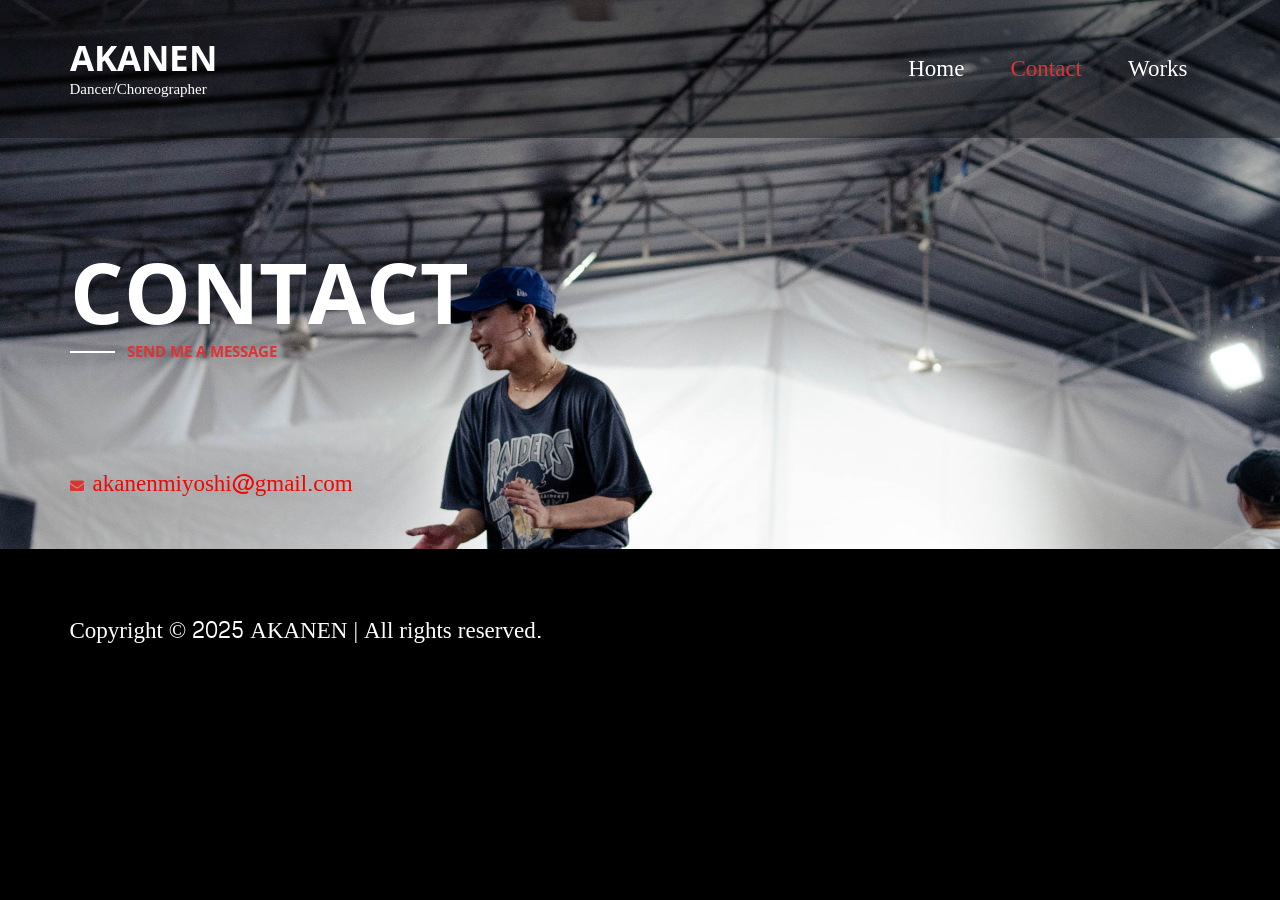
<file: contact/index.html>
<!DOCTYPE html>
<html lang="ja">
<head>
<meta charset="UTF-8">
<meta name="viewport" content="width=device-width, initial-scale=1">
<link rel="profile" href="https://gmpg.org/xfn/11">

<title>Contact &#8211; AKANEN</title>
<link rel='dns-prefetch' href='http://fonts.googleapis.com/' />
<link rel='dns-prefetch' href='http://s.w.org/' />
<link rel="alternate" type="application/rss+xml" title="AKANEN &raquo; フィード" href="../feed/index.html" />
<link rel="alternate" type="application/rss+xml" title="AKANEN &raquo; コメントフィード" href="../comments/feed/index.html" />
		<script>
			window._wpemojiSettings = {"baseUrl":"https:\/\/s.w.org\/images\/core\/emoji\/12.0.0-1\/72x72\/","ext":".png","svgUrl":"https:\/\/s.w.org\/images\/core\/emoji\/12.0.0-1\/svg\/","svgExt":".svg","source":{"concatemoji":"http:\/\/akanen.jp\/wp-includes\/js\/wp-emoji-release.min.js?ver=5.3.20"}};
			!function(e,a,t){var n,r,o,i=a.createElement("canvas"),p=i.getContext&&i.getContext("2d");function s(e,t){var a=String.fromCharCode;p.clearRect(0,0,i.width,i.height),p.fillText(a.apply(this,e),0,0);e=i.toDataURL();return p.clearRect(0,0,i.width,i.height),p.fillText(a.apply(this,t),0,0),e===i.toDataURL()}function c(e){var t=a.createElement("script");t.src=e,t.defer=t.type="text/javascript",a.getElementsByTagName("head")[0].appendChild(t)}for(o=Array("flag","emoji"),t.supports={everything:!0,everythingExceptFlag:!0},r=0;r<o.length;r++)t.supports[o[r]]=function(e){if(!p||!p.fillText)return!1;switch(p.textBaseline="top",p.font="600 32px Arial",e){case"flag":return s([127987,65039,8205,9895,65039],[127987,65039,8203,9895,65039])?!1:!s([55356,56826,55356,56819],[55356,56826,8203,55356,56819])&&!s([55356,57332,56128,56423,56128,56418,56128,56421,56128,56430,56128,56423,56128,56447],[55356,57332,8203,56128,56423,8203,56128,56418,8203,56128,56421,8203,56128,56430,8203,56128,56423,8203,56128,56447]);case"emoji":return!s([55357,56424,55356,57342,8205,55358,56605,8205,55357,56424,55356,57340],[55357,56424,55356,57342,8203,55358,56605,8203,55357,56424,55356,57340])}return!1}(o[r]),t.supports.everything=t.supports.everything&&t.supports[o[r]],"flag"!==o[r]&&(t.supports.everythingExceptFlag=t.supports.everythingExceptFlag&&t.supports[o[r]]);t.supports.everythingExceptFlag=t.supports.everythingExceptFlag&&!t.supports.flag,t.DOMReady=!1,t.readyCallback=function(){t.DOMReady=!0},t.supports.everything||(n=function(){t.readyCallback()},a.addEventListener?(a.addEventListener("DOMContentLoaded",n,!1),e.addEventListener("load",n,!1)):(e.attachEvent("onload",n),a.attachEvent("onreadystatechange",function(){"complete"===a.readyState&&t.readyCallback()})),(n=t.source||{}).concatemoji?c(n.concatemoji):n.wpemoji&&n.twemoji&&(c(n.twemoji),c(n.wpemoji)))}(window,document,window._wpemojiSettings);
		</script>
		<style>
img.wp-smiley,
img.emoji {
	display: inline !important;
	border: none !important;
	box-shadow: none !important;
	height: 1em !important;
	width: 1em !important;
	margin: 0 .07em !important;
	vertical-align: -0.1em !important;
	background: none !important;
	padding: 0 !important;
}
</style>
	<link rel='stylesheet' id='astra-theme-css-css'  href='../wp-content/themes/astra/assets/css/minified/style.min.css%3Fver=2.1.4.css' media='all' />
<style id='astra-theme-css-inline-css'>
html{font-size:143.75%;}a,.page-title{color:#dd3333;}a:hover,a:focus{color:#ffffff;}body,button,input,select,textarea{font-family:'Chenla',display;font-weight:400;font-size:23px;font-size:1rem;line-height:1.3;}blockquote{color:#b4b4b4;}p,.entry-content p{margin-bottom:1.3em;}h1,.entry-content h1,.entry-content h1 a,h2,.entry-content h2,.entry-content h2 a,h3,.entry-content h3,.entry-content h3 a,h4,.entry-content h4,.entry-content h4 a,h5,.entry-content h5,.entry-content h5 a,h6,.entry-content h6,.entry-content h6 a,.site-title,.site-title a{font-family:'Open Sans Condensed',sans-serif;font-weight:700;text-transform:uppercase;}.site-title{font-size:35px;font-size:1.5217391304348rem;}.ast-archive-description .ast-archive-title{font-size:40px;font-size:1.7391304347826rem;}.site-header .site-description{font-size:15px;font-size:0.65217391304348rem;}.entry-title{font-size:30px;font-size:1.304347826087rem;}.comment-reply-title{font-size:38px;font-size:1.6521739130435rem;}.ast-comment-list #cancel-comment-reply-link{font-size:23px;font-size:1rem;}h1,.entry-content h1,.entry-content h1 a{font-size:86px;font-size:3.7391304347826rem;}h2,.entry-content h2,.entry-content h2 a{font-size:84px;font-size:3.6521739130435rem;}h3,.entry-content h3,.entry-content h3 a{font-size:28px;font-size:1.2173913043478rem;}h4,.entry-content h4,.entry-content h4 a{font-size:20px;font-size:0.8695652173913rem;}h5,.entry-content h5,.entry-content h5 a{font-size:18px;font-size:0.78260869565217rem;}h6,.entry-content h6,.entry-content h6 a{font-size:15px;font-size:0.65217391304348rem;}.ast-single-post .entry-title,.page-title{font-size:30px;font-size:1.304347826087rem;}#secondary,#secondary button,#secondary input,#secondary select,#secondary textarea{font-size:23px;font-size:1rem;}::selection{background-color:#dd3333;color:#ffffff;}body,h1,.entry-title a,.entry-content h1,.entry-content h1 a,h2,.entry-content h2,.entry-content h2 a,h3,.entry-content h3,.entry-content h3 a,h4,.entry-content h4,.entry-content h4 a,h5,.entry-content h5,.entry-content h5 a,h6,.entry-content h6,.entry-content h6 a{color:#ffffff;}.tagcloud a:hover,.tagcloud a:focus,.tagcloud a.current-item{color:#ffffff;border-color:#dd3333;background-color:#dd3333;}.main-header-menu a,.ast-header-custom-item a{color:#ffffff;}.main-header-menu li:hover > a,.main-header-menu li:hover > .ast-menu-toggle,.main-header-menu .ast-masthead-custom-menu-items a:hover,.main-header-menu li.focus > a,.main-header-menu li.focus > .ast-menu-toggle,.main-header-menu .current-menu-item > a,.main-header-menu .current-menu-ancestor > a,.main-header-menu .current_page_item > a,.main-header-menu .current-menu-item > .ast-menu-toggle,.main-header-menu .current-menu-ancestor > .ast-menu-toggle,.main-header-menu .current_page_item > .ast-menu-toggle{color:#dd3333;}input:focus,input[type="text"]:focus,input[type="email"]:focus,input[type="url"]:focus,input[type="password"]:focus,input[type="reset"]:focus,input[type="search"]:focus,textarea:focus{border-color:#dd3333;}input[type="radio"]:checked,input[type=reset],input[type="checkbox"]:checked,input[type="checkbox"]:hover:checked,input[type="checkbox"]:focus:checked,input[type=range]::-webkit-slider-thumb{border-color:#dd3333;background-color:#dd3333;box-shadow:none;}.site-footer a:hover + .post-count,.site-footer a:focus + .post-count{background:#dd3333;border-color:#dd3333;}.ast-small-footer > .ast-footer-overlay{background-color:rgba(186,186,186,0);}.footer-adv .footer-adv-overlay{border-top-style:solid;border-top-color:#7a7a7a;}.ast-comment-meta{line-height:1.666666667;font-size:19px;font-size:0.82608695652174rem;}.single .nav-links .nav-previous,.single .nav-links .nav-next,.single .ast-author-details .author-title,.ast-comment-meta{color:#dd3333;}.menu-toggle,button,.ast-button,.button,input#submit,input[type="button"],input[type="submit"],input[type="reset"]{border-radius:0;padding:6px 20px;color:#ffffff;border-color:#dd3333;background-color:#dd3333;}button:focus,.menu-toggle:hover,button:hover,.ast-button:hover,.button:hover,input[type=reset]:hover,input[type=reset]:focus,input#submit:hover,input#submit:focus,input[type="button"]:hover,input[type="button"]:focus,input[type="submit"]:hover,input[type="submit"]:focus{color:#ffffff;border-color:#dd3333;background-color:#dd3333;}.entry-meta,.entry-meta *{line-height:1.45;color:#dd3333;}.entry-meta a:hover,.entry-meta a:hover *,.entry-meta a:focus,.entry-meta a:focus *{color:#ffffff;}.ast-404-layout-1 .ast-404-text{font-size:200px;font-size:8.695652173913rem;}.widget-title{font-size:32px;font-size:1.3913043478261rem;color:#ffffff;}#cat option,.secondary .calendar_wrap thead a,.secondary .calendar_wrap thead a:visited{color:#dd3333;}.secondary .calendar_wrap #today,.ast-progress-val span{background:#dd3333;}.secondary a:hover + .post-count,.secondary a:focus + .post-count{background:#dd3333;border-color:#dd3333;}.calendar_wrap #today > a{color:#ffffff;}.ast-pagination a,.page-links .page-link,.single .post-navigation a{color:#dd3333;}.ast-pagination a:hover,.ast-pagination a:focus,.ast-pagination > span:hover:not(.dots),.ast-pagination > span.current,.page-links > .page-link,.page-links .page-link:hover,.post-navigation a:hover{color:#ffffff;}.ast-header-break-point .ast-mobile-menu-buttons-minimal.menu-toggle{background:transparent;color:#dd3333;}.ast-header-break-point .ast-mobile-menu-buttons-outline.menu-toggle{background:transparent;border:1px solid #dd3333;color:#dd3333;}.ast-header-break-point .ast-mobile-menu-buttons-fill.menu-toggle{background:#dd3333;color:#ffffff;}.ast-header-break-point .main-header-bar .ast-button-wrap .menu-toggle{border-radius:0px;}@media (min-width:545px){.ast-page-builder-template .comments-area,.single.ast-page-builder-template .entry-header,.single.ast-page-builder-template .post-navigation{max-width:1181px;margin-left:auto;margin-right:auto;}}body,.ast-separate-container{background-color:#000000;}@media (max-width:768px){.ast-archive-description .ast-archive-title{font-size:40px;}.entry-title{font-size:30px;}h1,.entry-content h1,.entry-content h1 a{font-size:70px;}h2,.entry-content h2,.entry-content h2 a{font-size:68px;}h3,.entry-content h3,.entry-content h3 a{font-size:25px;}.ast-single-post .entry-title,.page-title{font-size:30px;}}@media (max-width:544px){.ast-archive-description .ast-archive-title{font-size:40px;}.entry-title{font-size:30px;}h1,.entry-content h1,.entry-content h1 a{font-size:40px;}h2,.entry-content h2,.entry-content h2 a{font-size:39px;}h3,.entry-content h3,.entry-content h3 a{font-size:20px;}.ast-single-post .entry-title,.page-title{font-size:30px;}}@media (max-width:768px){html{font-size:131.1%;}}@media (max-width:544px){html{font-size:131.1%;}}@media (min-width:769px){.ast-container{max-width:1181px;}}@font-face {font-family: "Astra";src: url( ../wp-content/themes/astra/assets/fonts/astra.woff) format("woff"),url( ../wp-content/themes/astra/assets/fonts/astra.ttf) format("truetype"),url( ../wp-content/themes/astra/assets/fonts/astra.svg) format("svg");font-weight: normal;font-style: normal;font-display: fallback;}@media (max-width:921px) {.main-header-bar .main-header-bar-navigation{display:none;}}.ast-desktop .main-header-menu.submenu-with-border .sub-menu,.ast-desktop .main-header-menu.submenu-with-border .children,.ast-desktop .main-header-menu.submenu-with-border .astra-full-megamenu-wrapper{border-color:rgba(234,234,234,0);}.ast-desktop .main-header-menu.submenu-with-border .sub-menu,.ast-desktop .main-header-menu.submenu-with-border .children{border-top-width:1px;border-right-width:1px;border-left-width:1px;border-bottom-width:1px;border-style:solid;}.ast-desktop .main-header-menu.submenu-with-border .sub-menu .sub-menu,.ast-desktop .main-header-menu.submenu-with-border .children .children{top:-1px;}.ast-desktop .main-header-menu.submenu-with-border .sub-menu a,.ast-desktop .main-header-menu.submenu-with-border .children a{border-bottom-width:1px;border-style:solid;border-color:#eaeaea;}@media (min-width:769px){.main-header-menu .sub-menu li.ast-left-align-sub-menu:hover > ul,.main-header-menu .sub-menu li.ast-left-align-sub-menu.focus > ul{margin-left:-2px;}}.ast-small-footer{border-top-style:solid;border-top-width:0;border-top-color:#7a7a7a;}@media (max-width:920px){.ast-404-layout-1 .ast-404-text{font-size:100px;font-size:4.3478260869565rem;}}@media (min-width:769px){.ast-theme-transparent-header #masthead{position:absolute;left:0;right:0;}.ast-theme-transparent-header .main-header-bar,.ast-theme-transparent-header.ast-header-break-point .main-header-bar{background:none;}body.elementor-editor-active.ast-theme-transparent-header #masthead,.fl-builder-edit .ast-theme-transparent-header #masthead,body.vc_editor.ast-theme-transparent-header #masthead{z-index:0;}.ast-header-break-point.ast-replace-site-logo-transparent.ast-theme-transparent-header .custom-mobile-logo-link{display:none;}.ast-header-break-point.ast-replace-site-logo-transparent.ast-theme-transparent-header .transparent-custom-logo{display:inline-block;}.ast-theme-transparent-header .ast-above-header{background-image:none;background-color:transparent;}.ast-theme-transparent-header .ast-below-header{background-image:none;background-color:transparent;}}.ast-theme-transparent-header .main-header-bar,.ast-theme-transparent-header.ast-header-break-point .main-header-bar-wrap .main-header-menu,.ast-theme-transparent-header.ast-header-break-point .main-header-bar-wrap .main-header-bar{background-color:rgba(0,0,0,0.36);}.ast-theme-transparent-header .main-header-bar .ast-search-menu-icon form{background-color:rgba(0,0,0,0.36);}.ast-theme-transparent-header .ast-above-header,.ast-theme-transparent-header .ast-below-header,.ast-header-break-point.ast-theme-transparent-header .ast-above-header,.ast-header-break-point.ast-theme-transparent-header .ast-below-header{background-color:rgba(0,0,0,0.36);}.ast-theme-transparent-header .site-title a,.ast-theme-transparent-header .site-title a:focus,.ast-theme-transparent-header .site-title a:hover,.ast-theme-transparent-header .site-title a:visited{color:#ffffff;}.ast-theme-transparent-header .site-header .site-title a:hover{color:#ffffff;}.ast-theme-transparent-header .site-header .site-description{color:#ffffff;}.ast-theme-transparent-header .main-header-menu,.ast-theme-transparent-header.ast-header-break-point .main-header-bar-wrap .main-header-menu,.ast-flyout-menu-enable.ast-header-break-point.ast-theme-transparent-header .main-header-bar-navigation #site-navigation,.ast-fullscreen-menu-enable.ast-header-break-point.ast-theme-transparent-header .main-header-bar-navigation #site-navigation,.ast-flyout-above-menu-enable.ast-header-break-point.ast-theme-transparent-header .ast-above-header-navigation-wrap .ast-above-header-navigation,.ast-flyout-below-menu-enable.ast-header-break-point.ast-theme-transparent-header .ast-below-header-navigation-wrap .ast-below-header-actual-nav,.ast-fullscreen-above-menu-enable.ast-header-break-point.ast-theme-transparent-header .ast-above-header-navigation-wrap,.ast-fullscreen-below-menu-enable.ast-header-break-point.ast-theme-transparent-header .ast-below-header-navigation-wrap{background-color:rgba(10,10,10,0);}.ast-theme-transparent-header .main-header-menu,.ast-theme-transparent-header .main-header-menu a,.ast-theme-transparent-header .ast-masthead-custom-menu-items,.ast-theme-transparent-header .ast-masthead-custom-menu-items a,.ast-theme-transparent-header .main-header-menu li > .ast-menu-toggle,.ast-theme-transparent-header .main-header-menu li > .ast-menu-toggle{color:#ffffff;}.ast-theme-transparent-header .main-header-menu li:hover > a,.ast-theme-transparent-header .main-header-menu li:hover > .ast-menu-toggle,.ast-theme-transparent-header .main-header-menu .ast-masthead-custom-menu-items a:hover,.ast-theme-transparent-header .main-header-menu .focus > a,.ast-theme-transparent-header .main-header-menu .focus > .ast-menu-toggle,.ast-theme-transparent-header .main-header-menu .current-menu-item > a,.ast-theme-transparent-header .main-header-menu .current-menu-ancestor > a,.ast-theme-transparent-header .main-header-menu .current_page_item > a,.ast-theme-transparent-header .main-header-menu .current-menu-item > .ast-menu-toggle,.ast-theme-transparent-header .main-header-menu .current-menu-ancestor > .ast-menu-toggle,.ast-theme-transparent-header .main-header-menu .current_page_item > .ast-menu-toggle{color:#dd3333;}@media (max-width:768px){.ast-theme-transparent-header #masthead{position:absolute;left:0;right:0;}.ast-theme-transparent-header .main-header-bar,.ast-theme-transparent-header.ast-header-break-point .main-header-bar{background:none;}body.elementor-editor-active.ast-theme-transparent-header #masthead,.fl-builder-edit .ast-theme-transparent-header #masthead,body.vc_editor.ast-theme-transparent-header #masthead{z-index:0;}.ast-header-break-point.ast-replace-site-logo-transparent.ast-theme-transparent-header .custom-mobile-logo-link{display:none;}.ast-header-break-point.ast-replace-site-logo-transparent.ast-theme-transparent-header .transparent-custom-logo{display:inline-block;}.ast-theme-transparent-header .ast-above-header{background-image:none;background-color:transparent;}.ast-theme-transparent-header .ast-below-header{background-image:none;background-color:transparent;}}@media (max-width:768px){.ast-theme-transparent-header .main-header-bar,.ast-theme-transparent-header.ast-header-break-point .main-header-bar-wrap .main-header-menu,.ast-theme-transparent-header.ast-header-break-point .main-header-bar-wrap .main-header-bar{background-color:rgba(0,0,0,0.36);}.ast-theme-transparent-header .main-header-bar .ast-search-menu-icon form{background-color:rgba(0,0,0,0.36);}.ast-theme-transparent-header .ast-above-header,.ast-theme-transparent-header .ast-below-header,.ast-header-break-point.ast-theme-transparent-header .ast-above-header,.ast-header-break-point.ast-theme-transparent-header .ast-below-header{background-color:rgba(0,0,0,0.36);}.ast-theme-transparent-header .main-header-menu,.ast-theme-transparent-header .main-header-menu a,.ast-theme-transparent-header .ast-masthead-custom-menu-items,.ast-theme-transparent-header .ast-masthead-custom-menu-items a,.ast-theme-transparent-header .main-header-menu li > .ast-menu-toggle,.ast-theme-transparent-header .main-header-menu li > .ast-menu-toggle{color:#353535;}.ast-theme-transparent-header .main-header-menu li:hover > a,.ast-theme-transparent-header .main-header-menu li:hover > .ast-menu-toggle,.ast-theme-transparent-header .main-header-menu .ast-masthead-custom-menu-items a:hover,.ast-theme-transparent-header .main-header-menu .focus > a,.ast-theme-transparent-header .main-header-menu .focus > .ast-menu-toggle,.ast-theme-transparent-header .main-header-menu .current-menu-item > a,.ast-theme-transparent-header .main-header-menu .current-menu-ancestor > a,.ast-theme-transparent-header .main-header-menu .current_page_item > a,.ast-theme-transparent-header .main-header-menu .current-menu-item > .ast-menu-toggle,.ast-theme-transparent-header .main-header-menu .current-menu-ancestor > .ast-menu-toggle,.ast-theme-transparent-header .main-header-menu .current_page_item > .ast-menu-toggle{color:#dd3333;}}@media (max-width:544px){.ast-theme-transparent-header .main-header-bar,.ast-theme-transparent-header.ast-header-break-point .main-header-bar-wrap .main-header-menu,.ast-theme-transparent-header.ast-header-break-point .main-header-bar-wrap .main-header-bar{background-color:rgba(0,0,0,0.36);}.ast-theme-transparent-header .main-header-bar .ast-search-menu-icon form{background-color:rgba(0,0,0,0.36);}.ast-theme-transparent-header .ast-above-header,.ast-theme-transparent-header .ast-below-header,.ast-header-break-point.ast-theme-transparent-header .ast-above-header,.ast-header-break-point.ast-theme-transparent-header .ast-below-header{background-color:rgba(0,0,0,0.36);}.ast-theme-transparent-header .main-header-menu,.ast-theme-transparent-header.ast-header-break-point .main-header-bar-wrap .main-header-menu,.ast-flyout-menu-enable.ast-header-break-point.ast-theme-transparent-header .main-header-bar-navigation #site-navigation,.ast-fullscreen-menu-enable.ast-header-break-point.ast-theme-transparent-header .main-header-bar-navigation #site-navigation,.ast-flyout-above-menu-enable.ast-header-break-point.ast-theme-transparent-header .ast-above-header-navigation-wrap .ast-above-header-navigation,.ast-flyout-below-menu-enable.ast-header-break-point.ast-theme-transparent-header .ast-below-header-navigation-wrap .ast-below-header-actual-nav,.ast-fullscreen-above-menu-enable.ast-header-break-point.ast-theme-transparent-header .ast-above-header-navigation-wrap,.ast-fullscreen-below-menu-enable.ast-header-break-point.ast-theme-transparent-header .ast-below-header-navigation-wrap{background-color:#000000;}.ast-theme-transparent-header .main-header-menu,.ast-theme-transparent-header .main-header-menu a,.ast-theme-transparent-header .ast-masthead-custom-menu-items,.ast-theme-transparent-header .ast-masthead-custom-menu-items a,.ast-theme-transparent-header .main-header-menu li > .ast-menu-toggle,.ast-theme-transparent-header .main-header-menu li > .ast-menu-toggle{color:#ffffff;}.ast-theme-transparent-header .main-header-menu li:hover > a,.ast-theme-transparent-header .main-header-menu li:hover > .ast-menu-toggle,.ast-theme-transparent-header .main-header-menu .ast-masthead-custom-menu-items a:hover,.ast-theme-transparent-header .main-header-menu .focus > a,.ast-theme-transparent-header .main-header-menu .focus > .ast-menu-toggle,.ast-theme-transparent-header .main-header-menu .current-menu-item > a,.ast-theme-transparent-header .main-header-menu .current-menu-ancestor > a,.ast-theme-transparent-header .main-header-menu .current_page_item > a,.ast-theme-transparent-header .main-header-menu .current-menu-item > .ast-menu-toggle,.ast-theme-transparent-header .main-header-menu .current-menu-ancestor > .ast-menu-toggle,.ast-theme-transparent-header .main-header-menu .current_page_item > .ast-menu-toggle{color:#dd3333;}}.ast-theme-transparent-header .main-header-bar,.ast-theme-transparent-header .site-header{border-bottom-width:0;border-bottom-color:rgba(0,0,0,0);}.ast-breadcrumbs .trail-browse,.ast-breadcrumbs .trail-items,.ast-breadcrumbs .trail-items li{display:inline-block;margin:0;padding:0;border:none;background:inherit;text-indent:0;}.ast-breadcrumbs .trail-browse{font-size:inherit;font-style:inherit;font-weight:inherit;color:inherit;}.ast-breadcrumbs .trail-items{list-style:none;}.trail-items li::after{padding:0 0.3em;content:"»";}.trail-items li:last-of-type::after{display:none;}.ast-header-break-point .site-header{border-bottom-width:0;}@media (min-width:769px){.main-header-bar{border-bottom-width:0;}}.ast-flex{-webkit-align-content:center;-ms-flex-line-pack:center;align-content:center;-webkit-box-align:center;-webkit-align-items:center;-moz-box-align:center;-ms-flex-align:center;align-items:center;}.main-header-bar{padding:1em 0;}.ast-site-identity{padding:0;}.header-main-layout-1 .ast-flex.main-header-container, .header-main-layout-3 .ast-flex.main-header-container{-webkit-align-content:center;-ms-flex-line-pack:center;align-content:center;-webkit-box-align:center;-webkit-align-items:center;-moz-box-align:center;-ms-flex-align:center;align-items:center;}.header-main-layout-1 .ast-flex.main-header-container, .header-main-layout-3 .ast-flex.main-header-container{-webkit-align-content:center;-ms-flex-line-pack:center;align-content:center;-webkit-box-align:center;-webkit-align-items:center;-moz-box-align:center;-ms-flex-align:center;align-items:center;}
</style>
<link rel='stylesheet' id='astra-google-fonts-css'  href='http://fonts.googleapis.com/css?family=Chenla%3A400%2C%7COpen+Sans+Condensed%3A700&amp;display=fallback&amp;ver=2.1.4' media='all' />
<link rel='stylesheet' id='wp-block-library-css'  href='../wp-includes/css/dist/block-library/style.min.css%3Fver=5.3.20.css' media='all' />
<link rel='stylesheet' id='hfe-style-css'  href='../wp-content/plugins/header-footer-elementor/assets/css/header-footer-elementor.css%3Fver=1.3.1.css' media='all' />
<link rel='stylesheet' id='elementor-icons-css'  href='../wp-content/plugins/elementor/assets/lib/eicons/css/elementor-icons.min.css%3Fver=5.6.2.css' media='all' />
<link rel='stylesheet' id='elementor-animations-css'  href='../wp-content/plugins/elementor/assets/lib/animations/animations.min.css%3Fver=2.9.6.css' media='all' />
<link rel='stylesheet' id='elementor-frontend-css'  href='../wp-content/plugins/elementor/assets/css/frontend.min.css%3Fver=2.9.6.css' media='all' />
<link rel='stylesheet' id='font-awesome-5-all-css'  href='../wp-content/plugins/elementor/assets/lib/font-awesome/css/all.min.css%3Fver=2.9.6.css' media='all' />
<link rel='stylesheet' id='font-awesome-4-shim-css'  href='../wp-content/plugins/elementor/assets/lib/font-awesome/css/v4-shims.min.css%3Fver=2.9.6.css' media='all' />
<link rel='stylesheet' id='elementor-post-42-css'  href='../wp-content/uploads/elementor/css/post-42.css%3Fver=1726117872.css' media='all' />
<link rel='stylesheet' id='hfe-widgets-style-css'  href='../wp-content/plugins/header-footer-elementor/inc/widgets-css/frontend.css%3Fver=1.3.1.css' media='all' />
<link rel='stylesheet' id='elementor-icons-shared-0-css'  href='../wp-content/plugins/elementor/assets/lib/font-awesome/css/fontawesome.min.css%3Fver=5.12.0.css' media='all' />
<link rel='stylesheet' id='elementor-icons-fa-solid-css'  href='../wp-content/plugins/elementor/assets/lib/font-awesome/css/solid.min.css%3Fver=5.12.0.css' media='all' />
<!--n2css--><!--[if IE]>
<script src='http://akanen.jp/wp-content/themes/astra/assets/js/minified/flexibility.min.js?ver=2.1.4'></script>
<script>
flexibility(document.documentElement);
</script>
<![endif]-->
<script src='../wp-content/plugins/elementor/assets/lib/font-awesome/js/v4-shims.min.js%3Fver=2.9.6'></script>
<link rel='https://api.w.org/' href='http://akanen.jp/wp-json/' />
<link rel="EditURI" type="application/rsd+xml" title="RSD" href="http://akanen.jp/xmlrpc.php?rsd" />
<link rel="wlwmanifest" type="application/wlwmanifest+xml" href="http://akanen.jp/wp-includes/wlwmanifest.xml" /> 
<meta name="generator" content="WordPress 5.3.20" />
<link rel='shortlink' href='../index.html%3Fp=42.html' />
<link rel="alternate" type="application/json+oembed" href="http://akanen.jp/wp-json/oembed/1.0/embed?url=http%3A%2F%2Fakanen.jp%2Fcontact%2F" />
<link rel="alternate" type="text/xml+oembed" href="http://akanen.jp/wp-json/oembed/1.0/embed?url=http%3A%2F%2Fakanen.jp%2Fcontact%2F&#038;format=xml" />
<style>.recentcomments a{display:inline !important;padding:0 !important;margin:0 !important;}</style><link rel="icon" href="../wp-content/uploads/2024/09/cropped-S__75636745-32x32.jpg" sizes="32x32" />
<link rel="icon" href="../wp-content/uploads/2024/09/cropped-S__75636745-192x192.jpg" sizes="192x192" />
<link rel="apple-touch-icon-precomposed" href="../wp-content/uploads/2024/09/cropped-S__75636745-180x180.jpg" />
<meta name="msapplication-TileImage" content="http://akanen.jp/wp-content/uploads/2024/09/cropped-S__75636745-270x270.jpg" />
</head>

<body itemtype='https://schema.org/WebPage' itemscope='itemscope' class="page-template-default page page-id-42 ehf-template-astra ehf-stylesheet-astra ast-desktop ast-page-builder-template ast-no-sidebar astra-2.1.4 ast-header-custom-item-inside ast-single-post ast-mobile-inherit-site-logo ast-inherit-site-logo-transparent ast-theme-transparent-header elementor-default elementor-kit-312 elementor-page elementor-page-42">

<div 
	class="hfeed site" id="page">
	<a class="skip-link screen-reader-text" href="../index.html%3Fp=42.html#content">コンテンツへスキップ</a>

	
	
		<header 
			class="site-header header-main-layout-1 ast-primary-menu-enabled ast-hide-custom-menu-mobile ast-menu-toggle-icon ast-mobile-header-inline" id="masthead" role="banner" itemtype="https://schema.org/WPHeader" itemscope="itemscope"		>

			
			
<div class="main-header-bar-wrap">
	<div class="main-header-bar">
				<div class="ast-container">

			<div class="ast-flex main-header-container">
				
		<div class="site-branding">
			<div
			class="ast-site-identity" itemtype="https://schema.org/Organization" itemscope="itemscope"			>
				<div class="ast-site-title-wrap">
							<span class="site-title" itemprop="name">
					<a href="../index.html" rel="home" itemprop="url" >
						AKANEN
					</a>
				</span>
							<p class="site-description" itemprop="description">
					Dancer/Choreographer
				</p>
						</div>			</div>
		</div>

		<!-- .site-branding -->
				<div class="ast-mobile-menu-buttons">

			
					<div class="ast-button-wrap">
			<button type="button" class="menu-toggle main-header-menu-toggle  ast-mobile-menu-buttons-fill "  aria-controls='primary-menu' aria-expanded='false'>
				<span class="screen-reader-text">メインメニュー</span>
				<span class="menu-toggle-icon"></span>
							</button>
		</div>
			
			
		</div>
			<div class="ast-main-header-bar-alignment"><div class="main-header-bar-navigation"><nav class="site-navigation" id="site-navigation" itemtype="https://schema.org/SiteNavigationElement" itemscope="itemscope" class="ast-flex-grow-1 navigation-accessibility" aria-label="Site Navigation"><div class="main-navigation"><ul id="primary-menu" class="main-header-menu ast-nav-menu ast-flex ast-justify-content-flex-end  submenu-with-border"><li id="menu-item-47" class="menu-item menu-item-type-post_type menu-item-object-page menu-item-home menu-item-47"><a href="../index.html">Home</a></li>
<li id="menu-item-43" class="menu-item menu-item-type-post_type menu-item-object-page current-menu-item page_item page-item-42 current_page_item menu-item-43"><a href="../index.html%3Fp=42.html" aria-current="page">Contact</a></li>
<li id="menu-item-327" class="menu-item menu-item-type-post_type menu-item-object-page menu-item-327"><a href="../index.html%3Fp=324.html">Works</a></li>
</ul></div></nav></div></div>			</div><!-- Main Header Container -->
		</div><!-- ast-row -->
			</div> <!-- Main Header Bar -->
</div> <!-- Main Header Bar Wrap -->

			
		</header><!-- #masthead -->

		
	
	
	<div id="content" class="site-content">

		<div class="ast-container">

		

	<div id="primary" class="content-area primary">

		
					<main id="main" class="site-main">

				
					
					

<article 
	class="post-42 page type-page status-publish ast-article-single" id="post-42" itemtype="https://schema.org/CreativeWork" itemscope="itemscope">

	
	<header class="entry-header ast-header-without-markup">

		
			</header><!-- .entry-header -->

	<div class="entry-content clear" 
		itemprop="text"	>

		
				<div data-elementor-type="wp-post" data-elementor-id="42" class="elementor elementor-42" data-elementor-settings="[]">
			<div class="elementor-inner">
				<div class="elementor-section-wrap">
							<section class="elementor-element elementor-element-9848a1a elementor-section-content-middle elementor-section-boxed elementor-section-height-default elementor-section-height-default elementor-section elementor-top-section" data-id="9848a1a" data-element_type="section" data-settings="{&quot;background_background&quot;:&quot;classic&quot;}">
							<div class="elementor-background-overlay"></div>
							<div class="elementor-container elementor-column-gap-no">
				<div class="elementor-row">
				<div class="elementor-element elementor-element-606321f elementor-column elementor-col-100 elementor-top-column" data-id="606321f" data-element_type="column">
			<div class="elementor-column-wrap  elementor-element-populated">
					<div class="elementor-widget-wrap">
				<div class="elementor-element elementor-element-48b5178 elementor-widget elementor-widget-heading" data-id="48b5178" data-element_type="widget" data-widget_type="heading.default">
				<div class="elementor-widget-container">
			<h2 class="elementor-heading-title elementor-size-default">CONTACT</h2>		</div>
				</div>
				<section class="elementor-element elementor-element-a88fa92 elementor-section-content-middle elementor-section-boxed elementor-section-height-default elementor-section-height-default elementor-section elementor-inner-section" data-id="a88fa92" data-element_type="section">
						<div class="elementor-container elementor-column-gap-no">
				<div class="elementor-row">
				<div class="elementor-element elementor-element-ecd3781 elementor-column elementor-col-50 elementor-inner-column" data-id="ecd3781" data-element_type="column">
			<div class="elementor-column-wrap  elementor-element-populated">
					<div class="elementor-widget-wrap">
				<div class="elementor-element elementor-element-fd33ab7 elementor-widget elementor-widget-divider" data-id="fd33ab7" data-element_type="widget" data-widget_type="divider.default">
				<div class="elementor-widget-container">
					<div class="elementor-divider">
			<span class="elementor-divider-separator">
						</span>
		</div>
				</div>
				</div>
						</div>
			</div>
		</div>
				<div class="elementor-element elementor-element-986ea91 elementor-column elementor-col-50 elementor-inner-column" data-id="986ea91" data-element_type="column">
			<div class="elementor-column-wrap  elementor-element-populated">
					<div class="elementor-widget-wrap">
				<div class="elementor-element elementor-element-dfd2757 elementor-widget elementor-widget-heading" data-id="dfd2757" data-element_type="widget" data-widget_type="heading.default">
				<div class="elementor-widget-container">
			<h6 class="elementor-heading-title elementor-size-default">send ME a message</h6>		</div>
				</div>
						</div>
			</div>
		</div>
						</div>
			</div>
		</section>
				<section class="elementor-element elementor-element-b3b8a5e elementor-section-content-top elementor-section-boxed elementor-section-height-default elementor-section-height-default elementor-section elementor-inner-section" data-id="b3b8a5e" data-element_type="section">
						<div class="elementor-container elementor-column-gap-no">
				<div class="elementor-row">
				<div class="elementor-element elementor-element-1c2a0ce elementor-column elementor-col-50 elementor-inner-column" data-id="1c2a0ce" data-element_type="column">
			<div class="elementor-column-wrap  elementor-element-populated">
					<div class="elementor-widget-wrap">
				<div class="elementor-element elementor-element-dcb13ee elementor-widget elementor-widget-text-editor" data-id="dcb13ee" data-element_type="widget" data-widget_type="text-editor.default">
				<div class="elementor-widget-container">
					<div class="elementor-text-editor elementor-clearfix"></div>
				</div>
				</div>
				<div class="elementor-element elementor-element-bae2c0f elementor-icon-list--layout-traditional elementor-widget elementor-widget-icon-list" data-id="bae2c0f" data-element_type="widget" data-widget_type="icon-list.default">
				<div class="elementor-widget-container">
					<ul class="elementor-icon-list-items">
							<li class="elementor-icon-list-item" >
					<a href="mailto:akanenmiyoshi@gmail.com" target="_blank">						<span class="elementor-icon-list-icon">
							<i aria-hidden="true" class="fas fa-envelope"></i>						</span>
										<span class="elementor-icon-list-text">akanenmiyoshi@gmail.com</span>
											</a>
									</li>
						</ul>
				</div>
				</div>
						</div>
			</div>
		</div>
				<div class="elementor-element elementor-element-0abfc2d elementor-column elementor-col-50 elementor-inner-column" data-id="0abfc2d" data-element_type="column">
			<div class="elementor-column-wrap">
					<div class="elementor-widget-wrap">
						</div>
			</div>
		</div>
						</div>
			</div>
		</section>
						</div>
			</div>
		</div>
						</div>
			</div>
		</section>
						</div>
			</div>
		</div>
		
		
		
	</div><!-- .entry-content .clear -->

	
	
</article><!-- #post-## -->


					
					
				
			</main><!-- #main -->
			
		
	</div><!-- #primary -->


			
			</div> <!-- ast-container -->

		</div><!-- #content -->

		
		
		
		<footer
			class="site-footer" id="colophon" role="contentinfo" itemtype="https://schema.org/WPFooter" itemscope="itemscope"		>

			
			
<div class="ast-small-footer footer-sml-layout-2">
	<div class="ast-footer-overlay">
		<div class="ast-container">
			<div class="ast-small-footer-wrap" >
					<div class="ast-row ast-flex">

											<div class="ast-small-footer-section ast-small-footer-section-1 ast-small-footer-section-equally ast-col-xs-12" >
							Copyright © 2025 <span class="ast-footer-site-title">AKANEN</span> |  All rights reserved.						</div>
				
					
					</div> <!-- .ast-row.ast-flex -->
			</div><!-- .ast-small-footer-wrap -->
		</div><!-- .ast-container -->
	</div><!-- .ast-footer-overlay -->
</div><!-- .ast-small-footer-->

			
		</footer><!-- #colophon -->
		
		
	</div><!-- #page -->

	
	<script>
var astra = {"break_point":"921","isRtl":""};
</script>
<script src='../wp-content/themes/astra/assets/js/minified/style.min.js%3Fver=2.1.4'></script>
<script src='../wp-includes/js/wp-embed.min.js%3Fver=5.3.20'></script>
<script src='../wp-includes/js/jquery/jquery.js%3Fver=1.12.4-wp'></script>
<script src='../wp-includes/js/jquery/jquery-migrate.min.js%3Fver=1.4.1'></script>
<script src='../wp-content/plugins/elementor/assets/js/frontend-modules.min.js%3Fver=2.9.6'></script>
<script src='../wp-includes/js/jquery/ui/position.min.js%3Fver=1.11.4'></script>
<script src='../wp-content/plugins/elementor/assets/lib/dialog/dialog.min.js%3Fver=4.7.6'></script>
<script src='../wp-content/plugins/elementor/assets/lib/waypoints/waypoints.min.js%3Fver=4.0.2'></script>
<script src='../wp-content/plugins/elementor/assets/lib/swiper/swiper.min.js%3Fver=5.3.6'></script>
<script src='../wp-content/plugins/elementor/assets/lib/share-link/share-link.min.js%3Fver=2.9.6'></script>
<script>
var elementorFrontendConfig = {"environmentMode":{"edit":false,"wpPreview":false},"i18n":{"shareOnFacebook":"Share on Facebook","shareOnTwitter":"Share on Twitter","pinIt":"Pin it","downloadImage":"Download image"},"is_rtl":false,"breakpoints":{"xs":0,"sm":480,"md":768,"lg":1025,"xl":1440,"xxl":1600},"version":"2.9.6","urls":{"assets":"http:\/\/akanen.jp\/wp-content\/plugins\/elementor\/assets\/"},"settings":{"page":[],"general":{"elementor_global_image_lightbox":"yes","elementor_lightbox_enable_counter":"yes","elementor_lightbox_enable_fullscreen":"yes","elementor_lightbox_enable_zoom":"yes","elementor_lightbox_enable_share":"yes","elementor_lightbox_title_src":"title","elementor_lightbox_description_src":"description"},"editorPreferences":[]},"post":{"id":42,"title":"Contact \u2013 AKANEN","excerpt":"","featuredImage":false}};
</script>
<script src='../wp-content/plugins/elementor/assets/js/frontend.min.js%3Fver=2.9.6'></script>
			<script>
			/(trident|msie)/i.test(navigator.userAgent)&&document.getElementById&&window.addEventListener&&window.addEventListener("hashchange",function(){var t,e=location.hash.substring(1);/^[A-z0-9_-]+$/.test(e)&&(t=document.getElementById(e))&&(/^(?:a|select|input|button|textarea)$/i.test(t.tagName)||(t.tabIndex=-1),t.focus())},!1);
			</script>
			
	</body>
</html>
</file>
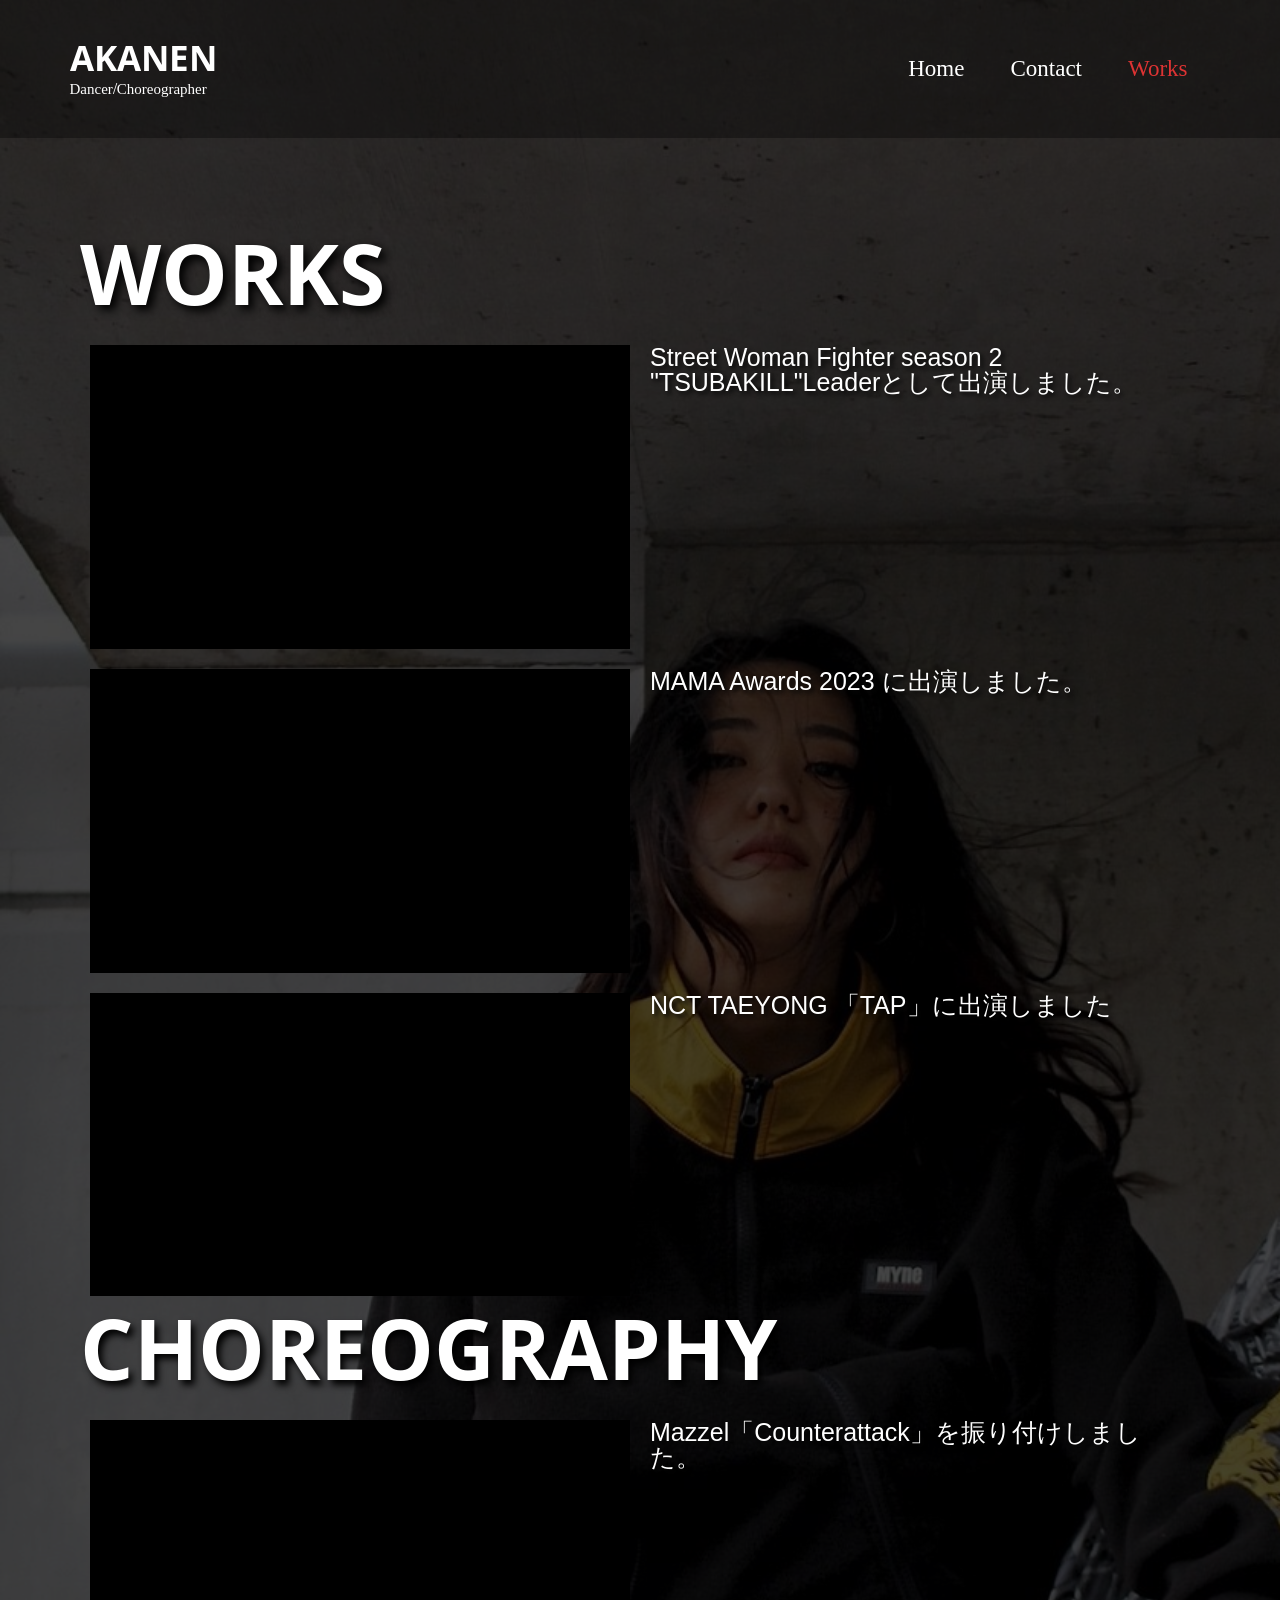
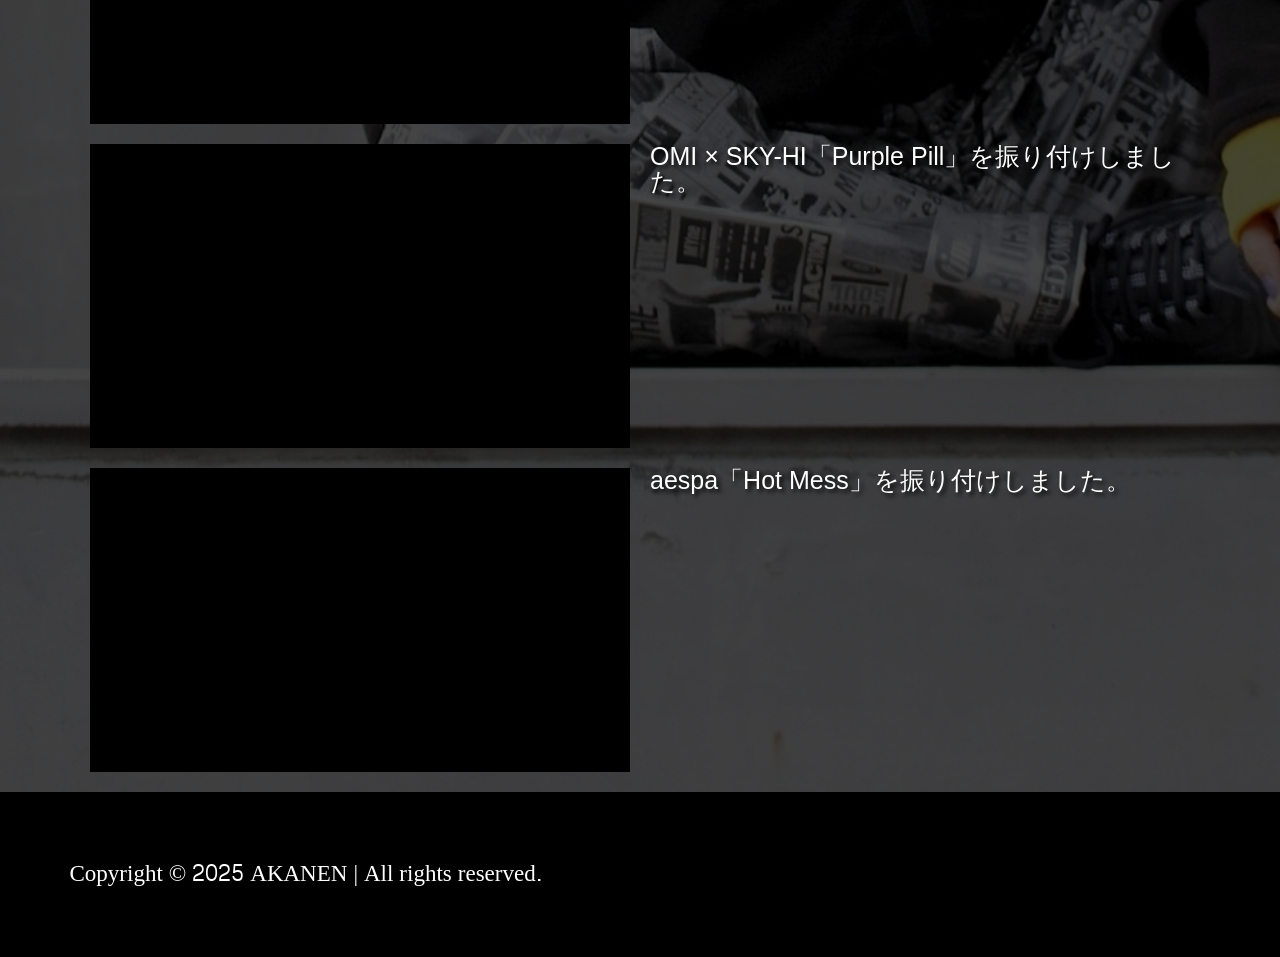
<file: works-2/index.html>
<!DOCTYPE html>
<html lang="ja">
<head>
<meta charset="UTF-8">
<meta name="viewport" content="width=device-width, initial-scale=1">
<link rel="profile" href="https://gmpg.org/xfn/11">

<title>Works | AKANEN</title>

<!-- All In One SEO Pack 3.7.1[185,212] -->
<script type="application/ld+json" class="aioseop-schema">{"@context":"https://schema.org","@graph":[{"@type":"Organization","@id":"http://akanen.jp/#organization","url":"http://akanen.jp/","name":"AKANEN","sameAs":[]},{"@type":"WebSite","@id":"http://akanen.jp/#website","url":"http://akanen.jp/","name":"AKANEN","publisher":{"@id":"http://akanen.jp/#organization"},"potentialAction":{"@type":"SearchAction","target":"http://akanen.jp/?s={search_term_string}","query-input":"required name=search_term_string"}},{"@type":"WebPage","@id":"http://akanen.jp/works-2/#webpage","url":"http://akanen.jp/works-2/","inLanguage":"ja","name":"Works","isPartOf":{"@id":"http://akanen.jp/#website"},"breadcrumb":{"@id":"http://akanen.jp/works-2/#breadcrumblist"},"datePublished":"2020-03-15T05:04:56+09:00","dateModified":"2024-09-12T05:08:05+09:00"},{"@type":"BreadcrumbList","@id":"http://akanen.jp/works-2/#breadcrumblist","itemListElement":[{"@type":"ListItem","position":1,"item":{"@type":"WebPage","@id":"http://akanen.jp/","url":"http://akanen.jp/","name":"AKANEN Dancer/Choreographer"}},{"@type":"ListItem","position":2,"item":{"@type":"WebPage","@id":"http://akanen.jp/works-2/","url":"http://akanen.jp/works-2/","name":"Works"}}]}]}</script>
<link rel="canonical" href="../index.html%3Fp=324.html" />
<!-- All In One SEO Pack -->
<link rel='dns-prefetch' href='http://fonts.googleapis.com/' />
<link rel='dns-prefetch' href='http://s.w.org/' />
<link rel="alternate" type="application/rss+xml" title="AKANEN &raquo; フィード" href="../feed/index.html" />
<link rel="alternate" type="application/rss+xml" title="AKANEN &raquo; コメントフィード" href="../comments/feed/index.html" />
		<script>
			window._wpemojiSettings = {"baseUrl":"https:\/\/s.w.org\/images\/core\/emoji\/12.0.0-1\/72x72\/","ext":".png","svgUrl":"https:\/\/s.w.org\/images\/core\/emoji\/12.0.0-1\/svg\/","svgExt":".svg","source":{"concatemoji":"http:\/\/akanen.jp\/wp-includes\/js\/wp-emoji-release.min.js?ver=5.3.20"}};
			!function(e,a,t){var n,r,o,i=a.createElement("canvas"),p=i.getContext&&i.getContext("2d");function s(e,t){var a=String.fromCharCode;p.clearRect(0,0,i.width,i.height),p.fillText(a.apply(this,e),0,0);e=i.toDataURL();return p.clearRect(0,0,i.width,i.height),p.fillText(a.apply(this,t),0,0),e===i.toDataURL()}function c(e){var t=a.createElement("script");t.src=e,t.defer=t.type="text/javascript",a.getElementsByTagName("head")[0].appendChild(t)}for(o=Array("flag","emoji"),t.supports={everything:!0,everythingExceptFlag:!0},r=0;r<o.length;r++)t.supports[o[r]]=function(e){if(!p||!p.fillText)return!1;switch(p.textBaseline="top",p.font="600 32px Arial",e){case"flag":return s([127987,65039,8205,9895,65039],[127987,65039,8203,9895,65039])?!1:!s([55356,56826,55356,56819],[55356,56826,8203,55356,56819])&&!s([55356,57332,56128,56423,56128,56418,56128,56421,56128,56430,56128,56423,56128,56447],[55356,57332,8203,56128,56423,8203,56128,56418,8203,56128,56421,8203,56128,56430,8203,56128,56423,8203,56128,56447]);case"emoji":return!s([55357,56424,55356,57342,8205,55358,56605,8205,55357,56424,55356,57340],[55357,56424,55356,57342,8203,55358,56605,8203,55357,56424,55356,57340])}return!1}(o[r]),t.supports.everything=t.supports.everything&&t.supports[o[r]],"flag"!==o[r]&&(t.supports.everythingExceptFlag=t.supports.everythingExceptFlag&&t.supports[o[r]]);t.supports.everythingExceptFlag=t.supports.everythingExceptFlag&&!t.supports.flag,t.DOMReady=!1,t.readyCallback=function(){t.DOMReady=!0},t.supports.everything||(n=function(){t.readyCallback()},a.addEventListener?(a.addEventListener("DOMContentLoaded",n,!1),e.addEventListener("load",n,!1)):(e.attachEvent("onload",n),a.attachEvent("onreadystatechange",function(){"complete"===a.readyState&&t.readyCallback()})),(n=t.source||{}).concatemoji?c(n.concatemoji):n.wpemoji&&n.twemoji&&(c(n.twemoji),c(n.wpemoji)))}(window,document,window._wpemojiSettings);
		</script>
		<style>
img.wp-smiley,
img.emoji {
	display: inline !important;
	border: none !important;
	box-shadow: none !important;
	height: 1em !important;
	width: 1em !important;
	margin: 0 .07em !important;
	vertical-align: -0.1em !important;
	background: none !important;
	padding: 0 !important;
}
</style>
	<link rel='stylesheet' id='astra-theme-css-css'  href='../wp-content/themes/astra/assets/css/minified/style.min.css%3Fver=2.1.4.css' media='all' />
<style id='astra-theme-css-inline-css'>
html{font-size:143.75%;}a,.page-title{color:#dd3333;}a:hover,a:focus{color:#ffffff;}body,button,input,select,textarea{font-family:'Chenla',display;font-weight:400;font-size:23px;font-size:1rem;line-height:1.3;}blockquote{color:#b4b4b4;}p,.entry-content p{margin-bottom:1.3em;}h1,.entry-content h1,.entry-content h1 a,h2,.entry-content h2,.entry-content h2 a,h3,.entry-content h3,.entry-content h3 a,h4,.entry-content h4,.entry-content h4 a,h5,.entry-content h5,.entry-content h5 a,h6,.entry-content h6,.entry-content h6 a,.site-title,.site-title a{font-family:'Open Sans Condensed',sans-serif;font-weight:700;text-transform:uppercase;}.site-title{font-size:35px;font-size:1.5217391304348rem;}.ast-archive-description .ast-archive-title{font-size:40px;font-size:1.7391304347826rem;}.site-header .site-description{font-size:15px;font-size:0.65217391304348rem;}.entry-title{font-size:30px;font-size:1.304347826087rem;}.comment-reply-title{font-size:38px;font-size:1.6521739130435rem;}.ast-comment-list #cancel-comment-reply-link{font-size:23px;font-size:1rem;}h1,.entry-content h1,.entry-content h1 a{font-size:86px;font-size:3.7391304347826rem;}h2,.entry-content h2,.entry-content h2 a{font-size:84px;font-size:3.6521739130435rem;}h3,.entry-content h3,.entry-content h3 a{font-size:28px;font-size:1.2173913043478rem;}h4,.entry-content h4,.entry-content h4 a{font-size:20px;font-size:0.8695652173913rem;}h5,.entry-content h5,.entry-content h5 a{font-size:18px;font-size:0.78260869565217rem;}h6,.entry-content h6,.entry-content h6 a{font-size:15px;font-size:0.65217391304348rem;}.ast-single-post .entry-title,.page-title{font-size:30px;font-size:1.304347826087rem;}#secondary,#secondary button,#secondary input,#secondary select,#secondary textarea{font-size:23px;font-size:1rem;}::selection{background-color:#dd3333;color:#ffffff;}body,h1,.entry-title a,.entry-content h1,.entry-content h1 a,h2,.entry-content h2,.entry-content h2 a,h3,.entry-content h3,.entry-content h3 a,h4,.entry-content h4,.entry-content h4 a,h5,.entry-content h5,.entry-content h5 a,h6,.entry-content h6,.entry-content h6 a{color:#ffffff;}.tagcloud a:hover,.tagcloud a:focus,.tagcloud a.current-item{color:#ffffff;border-color:#dd3333;background-color:#dd3333;}.main-header-menu a,.ast-header-custom-item a{color:#ffffff;}.main-header-menu li:hover > a,.main-header-menu li:hover > .ast-menu-toggle,.main-header-menu .ast-masthead-custom-menu-items a:hover,.main-header-menu li.focus > a,.main-header-menu li.focus > .ast-menu-toggle,.main-header-menu .current-menu-item > a,.main-header-menu .current-menu-ancestor > a,.main-header-menu .current_page_item > a,.main-header-menu .current-menu-item > .ast-menu-toggle,.main-header-menu .current-menu-ancestor > .ast-menu-toggle,.main-header-menu .current_page_item > .ast-menu-toggle{color:#dd3333;}input:focus,input[type="text"]:focus,input[type="email"]:focus,input[type="url"]:focus,input[type="password"]:focus,input[type="reset"]:focus,input[type="search"]:focus,textarea:focus{border-color:#dd3333;}input[type="radio"]:checked,input[type=reset],input[type="checkbox"]:checked,input[type="checkbox"]:hover:checked,input[type="checkbox"]:focus:checked,input[type=range]::-webkit-slider-thumb{border-color:#dd3333;background-color:#dd3333;box-shadow:none;}.site-footer a:hover + .post-count,.site-footer a:focus + .post-count{background:#dd3333;border-color:#dd3333;}.ast-small-footer > .ast-footer-overlay{background-color:rgba(186,186,186,0);}.footer-adv .footer-adv-overlay{border-top-style:solid;border-top-color:#7a7a7a;}.ast-comment-meta{line-height:1.666666667;font-size:19px;font-size:0.82608695652174rem;}.single .nav-links .nav-previous,.single .nav-links .nav-next,.single .ast-author-details .author-title,.ast-comment-meta{color:#dd3333;}.menu-toggle,button,.ast-button,.button,input#submit,input[type="button"],input[type="submit"],input[type="reset"]{border-radius:0;padding:6px 20px;color:#ffffff;border-color:#dd3333;background-color:#dd3333;}button:focus,.menu-toggle:hover,button:hover,.ast-button:hover,.button:hover,input[type=reset]:hover,input[type=reset]:focus,input#submit:hover,input#submit:focus,input[type="button"]:hover,input[type="button"]:focus,input[type="submit"]:hover,input[type="submit"]:focus{color:#ffffff;border-color:#dd3333;background-color:#dd3333;}.entry-meta,.entry-meta *{line-height:1.45;color:#dd3333;}.entry-meta a:hover,.entry-meta a:hover *,.entry-meta a:focus,.entry-meta a:focus *{color:#ffffff;}.ast-404-layout-1 .ast-404-text{font-size:200px;font-size:8.695652173913rem;}.widget-title{font-size:32px;font-size:1.3913043478261rem;color:#ffffff;}#cat option,.secondary .calendar_wrap thead a,.secondary .calendar_wrap thead a:visited{color:#dd3333;}.secondary .calendar_wrap #today,.ast-progress-val span{background:#dd3333;}.secondary a:hover + .post-count,.secondary a:focus + .post-count{background:#dd3333;border-color:#dd3333;}.calendar_wrap #today > a{color:#ffffff;}.ast-pagination a,.page-links .page-link,.single .post-navigation a{color:#dd3333;}.ast-pagination a:hover,.ast-pagination a:focus,.ast-pagination > span:hover:not(.dots),.ast-pagination > span.current,.page-links > .page-link,.page-links .page-link:hover,.post-navigation a:hover{color:#ffffff;}.ast-header-break-point .ast-mobile-menu-buttons-minimal.menu-toggle{background:transparent;color:#dd3333;}.ast-header-break-point .ast-mobile-menu-buttons-outline.menu-toggle{background:transparent;border:1px solid #dd3333;color:#dd3333;}.ast-header-break-point .ast-mobile-menu-buttons-fill.menu-toggle{background:#dd3333;color:#ffffff;}.ast-header-break-point .main-header-bar .ast-button-wrap .menu-toggle{border-radius:0px;}@media (min-width:545px){.ast-page-builder-template .comments-area,.single.ast-page-builder-template .entry-header,.single.ast-page-builder-template .post-navigation{max-width:1181px;margin-left:auto;margin-right:auto;}}body,.ast-separate-container{background-color:#000000;}@media (max-width:768px){.ast-archive-description .ast-archive-title{font-size:40px;}.entry-title{font-size:30px;}h1,.entry-content h1,.entry-content h1 a{font-size:70px;}h2,.entry-content h2,.entry-content h2 a{font-size:68px;}h3,.entry-content h3,.entry-content h3 a{font-size:25px;}.ast-single-post .entry-title,.page-title{font-size:30px;}}@media (max-width:544px){.ast-archive-description .ast-archive-title{font-size:40px;}.entry-title{font-size:30px;}h1,.entry-content h1,.entry-content h1 a{font-size:40px;}h2,.entry-content h2,.entry-content h2 a{font-size:39px;}h3,.entry-content h3,.entry-content h3 a{font-size:20px;}.ast-single-post .entry-title,.page-title{font-size:30px;}}@media (max-width:768px){html{font-size:131.1%;}}@media (max-width:544px){html{font-size:131.1%;}}@media (min-width:769px){.ast-container{max-width:1181px;}}@font-face {font-family: "Astra";src: url( ../wp-content/themes/astra/assets/fonts/astra.woff) format("woff"),url( ../wp-content/themes/astra/assets/fonts/astra.ttf) format("truetype"),url( ../wp-content/themes/astra/assets/fonts/astra.svg) format("svg");font-weight: normal;font-style: normal;font-display: fallback;}@media (max-width:921px) {.main-header-bar .main-header-bar-navigation{display:none;}}.ast-desktop .main-header-menu.submenu-with-border .sub-menu,.ast-desktop .main-header-menu.submenu-with-border .children,.ast-desktop .main-header-menu.submenu-with-border .astra-full-megamenu-wrapper{border-color:rgba(234,234,234,0);}.ast-desktop .main-header-menu.submenu-with-border .sub-menu,.ast-desktop .main-header-menu.submenu-with-border .children{border-top-width:1px;border-right-width:1px;border-left-width:1px;border-bottom-width:1px;border-style:solid;}.ast-desktop .main-header-menu.submenu-with-border .sub-menu .sub-menu,.ast-desktop .main-header-menu.submenu-with-border .children .children{top:-1px;}.ast-desktop .main-header-menu.submenu-with-border .sub-menu a,.ast-desktop .main-header-menu.submenu-with-border .children a{border-bottom-width:1px;border-style:solid;border-color:#eaeaea;}@media (min-width:769px){.main-header-menu .sub-menu li.ast-left-align-sub-menu:hover > ul,.main-header-menu .sub-menu li.ast-left-align-sub-menu.focus > ul{margin-left:-2px;}}.ast-small-footer{border-top-style:solid;border-top-width:0;border-top-color:#7a7a7a;}@media (max-width:920px){.ast-404-layout-1 .ast-404-text{font-size:100px;font-size:4.3478260869565rem;}}@media (min-width:769px){.ast-theme-transparent-header #masthead{position:absolute;left:0;right:0;}.ast-theme-transparent-header .main-header-bar,.ast-theme-transparent-header.ast-header-break-point .main-header-bar{background:none;}body.elementor-editor-active.ast-theme-transparent-header #masthead,.fl-builder-edit .ast-theme-transparent-header #masthead,body.vc_editor.ast-theme-transparent-header #masthead{z-index:0;}.ast-header-break-point.ast-replace-site-logo-transparent.ast-theme-transparent-header .custom-mobile-logo-link{display:none;}.ast-header-break-point.ast-replace-site-logo-transparent.ast-theme-transparent-header .transparent-custom-logo{display:inline-block;}.ast-theme-transparent-header .ast-above-header{background-image:none;background-color:transparent;}.ast-theme-transparent-header .ast-below-header{background-image:none;background-color:transparent;}}.ast-theme-transparent-header .main-header-bar,.ast-theme-transparent-header.ast-header-break-point .main-header-bar-wrap .main-header-menu,.ast-theme-transparent-header.ast-header-break-point .main-header-bar-wrap .main-header-bar{background-color:rgba(0,0,0,0.36);}.ast-theme-transparent-header .main-header-bar .ast-search-menu-icon form{background-color:rgba(0,0,0,0.36);}.ast-theme-transparent-header .ast-above-header,.ast-theme-transparent-header .ast-below-header,.ast-header-break-point.ast-theme-transparent-header .ast-above-header,.ast-header-break-point.ast-theme-transparent-header .ast-below-header{background-color:rgba(0,0,0,0.36);}.ast-theme-transparent-header .site-title a,.ast-theme-transparent-header .site-title a:focus,.ast-theme-transparent-header .site-title a:hover,.ast-theme-transparent-header .site-title a:visited{color:#ffffff;}.ast-theme-transparent-header .site-header .site-title a:hover{color:#ffffff;}.ast-theme-transparent-header .site-header .site-description{color:#ffffff;}.ast-theme-transparent-header .main-header-menu,.ast-theme-transparent-header.ast-header-break-point .main-header-bar-wrap .main-header-menu,.ast-flyout-menu-enable.ast-header-break-point.ast-theme-transparent-header .main-header-bar-navigation #site-navigation,.ast-fullscreen-menu-enable.ast-header-break-point.ast-theme-transparent-header .main-header-bar-navigation #site-navigation,.ast-flyout-above-menu-enable.ast-header-break-point.ast-theme-transparent-header .ast-above-header-navigation-wrap .ast-above-header-navigation,.ast-flyout-below-menu-enable.ast-header-break-point.ast-theme-transparent-header .ast-below-header-navigation-wrap .ast-below-header-actual-nav,.ast-fullscreen-above-menu-enable.ast-header-break-point.ast-theme-transparent-header .ast-above-header-navigation-wrap,.ast-fullscreen-below-menu-enable.ast-header-break-point.ast-theme-transparent-header .ast-below-header-navigation-wrap{background-color:rgba(10,10,10,0);}.ast-theme-transparent-header .main-header-menu,.ast-theme-transparent-header .main-header-menu a,.ast-theme-transparent-header .ast-masthead-custom-menu-items,.ast-theme-transparent-header .ast-masthead-custom-menu-items a,.ast-theme-transparent-header .main-header-menu li > .ast-menu-toggle,.ast-theme-transparent-header .main-header-menu li > .ast-menu-toggle{color:#ffffff;}.ast-theme-transparent-header .main-header-menu li:hover > a,.ast-theme-transparent-header .main-header-menu li:hover > .ast-menu-toggle,.ast-theme-transparent-header .main-header-menu .ast-masthead-custom-menu-items a:hover,.ast-theme-transparent-header .main-header-menu .focus > a,.ast-theme-transparent-header .main-header-menu .focus > .ast-menu-toggle,.ast-theme-transparent-header .main-header-menu .current-menu-item > a,.ast-theme-transparent-header .main-header-menu .current-menu-ancestor > a,.ast-theme-transparent-header .main-header-menu .current_page_item > a,.ast-theme-transparent-header .main-header-menu .current-menu-item > .ast-menu-toggle,.ast-theme-transparent-header .main-header-menu .current-menu-ancestor > .ast-menu-toggle,.ast-theme-transparent-header .main-header-menu .current_page_item > .ast-menu-toggle{color:#dd3333;}@media (max-width:768px){.ast-theme-transparent-header #masthead{position:absolute;left:0;right:0;}.ast-theme-transparent-header .main-header-bar,.ast-theme-transparent-header.ast-header-break-point .main-header-bar{background:none;}body.elementor-editor-active.ast-theme-transparent-header #masthead,.fl-builder-edit .ast-theme-transparent-header #masthead,body.vc_editor.ast-theme-transparent-header #masthead{z-index:0;}.ast-header-break-point.ast-replace-site-logo-transparent.ast-theme-transparent-header .custom-mobile-logo-link{display:none;}.ast-header-break-point.ast-replace-site-logo-transparent.ast-theme-transparent-header .transparent-custom-logo{display:inline-block;}.ast-theme-transparent-header .ast-above-header{background-image:none;background-color:transparent;}.ast-theme-transparent-header .ast-below-header{background-image:none;background-color:transparent;}}@media (max-width:768px){.ast-theme-transparent-header .main-header-bar,.ast-theme-transparent-header.ast-header-break-point .main-header-bar-wrap .main-header-menu,.ast-theme-transparent-header.ast-header-break-point .main-header-bar-wrap .main-header-bar{background-color:rgba(0,0,0,0.36);}.ast-theme-transparent-header .main-header-bar .ast-search-menu-icon form{background-color:rgba(0,0,0,0.36);}.ast-theme-transparent-header .ast-above-header,.ast-theme-transparent-header .ast-below-header,.ast-header-break-point.ast-theme-transparent-header .ast-above-header,.ast-header-break-point.ast-theme-transparent-header .ast-below-header{background-color:rgba(0,0,0,0.36);}.ast-theme-transparent-header .main-header-menu,.ast-theme-transparent-header .main-header-menu a,.ast-theme-transparent-header .ast-masthead-custom-menu-items,.ast-theme-transparent-header .ast-masthead-custom-menu-items a,.ast-theme-transparent-header .main-header-menu li > .ast-menu-toggle,.ast-theme-transparent-header .main-header-menu li > .ast-menu-toggle{color:#353535;}.ast-theme-transparent-header .main-header-menu li:hover > a,.ast-theme-transparent-header .main-header-menu li:hover > .ast-menu-toggle,.ast-theme-transparent-header .main-header-menu .ast-masthead-custom-menu-items a:hover,.ast-theme-transparent-header .main-header-menu .focus > a,.ast-theme-transparent-header .main-header-menu .focus > .ast-menu-toggle,.ast-theme-transparent-header .main-header-menu .current-menu-item > a,.ast-theme-transparent-header .main-header-menu .current-menu-ancestor > a,.ast-theme-transparent-header .main-header-menu .current_page_item > a,.ast-theme-transparent-header .main-header-menu .current-menu-item > .ast-menu-toggle,.ast-theme-transparent-header .main-header-menu .current-menu-ancestor > .ast-menu-toggle,.ast-theme-transparent-header .main-header-menu .current_page_item > .ast-menu-toggle{color:#dd3333;}}@media (max-width:544px){.ast-theme-transparent-header .main-header-bar,.ast-theme-transparent-header.ast-header-break-point .main-header-bar-wrap .main-header-menu,.ast-theme-transparent-header.ast-header-break-point .main-header-bar-wrap .main-header-bar{background-color:rgba(0,0,0,0.36);}.ast-theme-transparent-header .main-header-bar .ast-search-menu-icon form{background-color:rgba(0,0,0,0.36);}.ast-theme-transparent-header .ast-above-header,.ast-theme-transparent-header .ast-below-header,.ast-header-break-point.ast-theme-transparent-header .ast-above-header,.ast-header-break-point.ast-theme-transparent-header .ast-below-header{background-color:rgba(0,0,0,0.36);}.ast-theme-transparent-header .main-header-menu,.ast-theme-transparent-header.ast-header-break-point .main-header-bar-wrap .main-header-menu,.ast-flyout-menu-enable.ast-header-break-point.ast-theme-transparent-header .main-header-bar-navigation #site-navigation,.ast-fullscreen-menu-enable.ast-header-break-point.ast-theme-transparent-header .main-header-bar-navigation #site-navigation,.ast-flyout-above-menu-enable.ast-header-break-point.ast-theme-transparent-header .ast-above-header-navigation-wrap .ast-above-header-navigation,.ast-flyout-below-menu-enable.ast-header-break-point.ast-theme-transparent-header .ast-below-header-navigation-wrap .ast-below-header-actual-nav,.ast-fullscreen-above-menu-enable.ast-header-break-point.ast-theme-transparent-header .ast-above-header-navigation-wrap,.ast-fullscreen-below-menu-enable.ast-header-break-point.ast-theme-transparent-header .ast-below-header-navigation-wrap{background-color:#000000;}.ast-theme-transparent-header .main-header-menu,.ast-theme-transparent-header .main-header-menu a,.ast-theme-transparent-header .ast-masthead-custom-menu-items,.ast-theme-transparent-header .ast-masthead-custom-menu-items a,.ast-theme-transparent-header .main-header-menu li > .ast-menu-toggle,.ast-theme-transparent-header .main-header-menu li > .ast-menu-toggle{color:#ffffff;}.ast-theme-transparent-header .main-header-menu li:hover > a,.ast-theme-transparent-header .main-header-menu li:hover > .ast-menu-toggle,.ast-theme-transparent-header .main-header-menu .ast-masthead-custom-menu-items a:hover,.ast-theme-transparent-header .main-header-menu .focus > a,.ast-theme-transparent-header .main-header-menu .focus > .ast-menu-toggle,.ast-theme-transparent-header .main-header-menu .current-menu-item > a,.ast-theme-transparent-header .main-header-menu .current-menu-ancestor > a,.ast-theme-transparent-header .main-header-menu .current_page_item > a,.ast-theme-transparent-header .main-header-menu .current-menu-item > .ast-menu-toggle,.ast-theme-transparent-header .main-header-menu .current-menu-ancestor > .ast-menu-toggle,.ast-theme-transparent-header .main-header-menu .current_page_item > .ast-menu-toggle{color:#dd3333;}}.ast-theme-transparent-header .main-header-bar,.ast-theme-transparent-header .site-header{border-bottom-width:0;border-bottom-color:rgba(0,0,0,0);}.ast-breadcrumbs .trail-browse,.ast-breadcrumbs .trail-items,.ast-breadcrumbs .trail-items li{display:inline-block;margin:0;padding:0;border:none;background:inherit;text-indent:0;}.ast-breadcrumbs .trail-browse{font-size:inherit;font-style:inherit;font-weight:inherit;color:inherit;}.ast-breadcrumbs .trail-items{list-style:none;}.trail-items li::after{padding:0 0.3em;content:"»";}.trail-items li:last-of-type::after{display:none;}.ast-header-break-point .site-header{border-bottom-width:0;}@media (min-width:769px){.main-header-bar{border-bottom-width:0;}}.ast-flex{-webkit-align-content:center;-ms-flex-line-pack:center;align-content:center;-webkit-box-align:center;-webkit-align-items:center;-moz-box-align:center;-ms-flex-align:center;align-items:center;}.main-header-bar{padding:1em 0;}.ast-site-identity{padding:0;}.header-main-layout-1 .ast-flex.main-header-container, .header-main-layout-3 .ast-flex.main-header-container{-webkit-align-content:center;-ms-flex-line-pack:center;align-content:center;-webkit-box-align:center;-webkit-align-items:center;-moz-box-align:center;-ms-flex-align:center;align-items:center;}.header-main-layout-1 .ast-flex.main-header-container, .header-main-layout-3 .ast-flex.main-header-container{-webkit-align-content:center;-ms-flex-line-pack:center;align-content:center;-webkit-box-align:center;-webkit-align-items:center;-moz-box-align:center;-ms-flex-align:center;align-items:center;}
</style>
<link rel='stylesheet' id='astra-google-fonts-css'  href='http://fonts.googleapis.com/css?family=Chenla%3A400%2C%7COpen+Sans+Condensed%3A700&amp;display=fallback&amp;ver=2.1.4' media='all' />
<link rel='stylesheet' id='wp-block-library-css'  href='../wp-includes/css/dist/block-library/style.min.css%3Fver=5.3.20.css' media='all' />
<link rel='stylesheet' id='hfe-style-css'  href='../wp-content/plugins/header-footer-elementor/assets/css/header-footer-elementor.css%3Fver=1.3.1.css' media='all' />
<link rel='stylesheet' id='elementor-icons-css'  href='../wp-content/plugins/elementor/assets/lib/eicons/css/elementor-icons.min.css%3Fver=5.6.2.css' media='all' />
<link rel='stylesheet' id='elementor-animations-css'  href='../wp-content/plugins/elementor/assets/lib/animations/animations.min.css%3Fver=2.9.6.css' media='all' />
<link rel='stylesheet' id='elementor-frontend-css'  href='../wp-content/plugins/elementor/assets/css/frontend.min.css%3Fver=2.9.6.css' media='all' />
<link rel='stylesheet' id='font-awesome-5-all-css'  href='../wp-content/plugins/elementor/assets/lib/font-awesome/css/all.min.css%3Fver=2.9.6.css' media='all' />
<link rel='stylesheet' id='font-awesome-4-shim-css'  href='../wp-content/plugins/elementor/assets/lib/font-awesome/css/v4-shims.min.css%3Fver=2.9.6.css' media='all' />
<link rel='stylesheet' id='elementor-post-324-css'  href='../wp-content/uploads/elementor/css/post-324.css%3Fver=1726117699.css' media='all' />
<link rel='stylesheet' id='hfe-widgets-style-css'  href='../wp-content/plugins/header-footer-elementor/inc/widgets-css/frontend.css%3Fver=1.3.1.css' media='all' />
<!--n2css--><!--[if IE]>
<script src='http://akanen.jp/wp-content/themes/astra/assets/js/minified/flexibility.min.js?ver=2.1.4'></script>
<script>
flexibility(document.documentElement);
</script>
<![endif]-->
<script src='../wp-content/plugins/elementor/assets/lib/font-awesome/js/v4-shims.min.js%3Fver=2.9.6'></script>
<link rel='https://api.w.org/' href='http://akanen.jp/wp-json/' />
<link rel="EditURI" type="application/rsd+xml" title="RSD" href="http://akanen.jp/xmlrpc.php?rsd" />
<link rel="wlwmanifest" type="application/wlwmanifest+xml" href="http://akanen.jp/wp-includes/wlwmanifest.xml" /> 
<meta name="generator" content="WordPress 5.3.20" />
<link rel='shortlink' href='../index.html%3Fp=324.html' />
<link rel="alternate" type="application/json+oembed" href="http://akanen.jp/wp-json/oembed/1.0/embed?url=http%3A%2F%2Fakanen.jp%2Fworks-2%2F" />
<link rel="alternate" type="text/xml+oembed" href="http://akanen.jp/wp-json/oembed/1.0/embed?url=http%3A%2F%2Fakanen.jp%2Fworks-2%2F&#038;format=xml" />
<style>.recentcomments a{display:inline !important;padding:0 !important;margin:0 !important;}</style><link rel="icon" href="../wp-content/uploads/2024/09/cropped-S__75636745-32x32.jpg" sizes="32x32" />
<link rel="icon" href="../wp-content/uploads/2024/09/cropped-S__75636745-192x192.jpg" sizes="192x192" />
<link rel="apple-touch-icon-precomposed" href="../wp-content/uploads/2024/09/cropped-S__75636745-180x180.jpg" />
<meta name="msapplication-TileImage" content="http://akanen.jp/wp-content/uploads/2024/09/cropped-S__75636745-270x270.jpg" />
</head>

<body itemtype='https://schema.org/WebPage' itemscope='itemscope' class="page-template-default page page-id-324 ehf-template-astra ehf-stylesheet-astra ast-desktop ast-page-builder-template ast-no-sidebar astra-2.1.4 ast-header-custom-item-inside ast-single-post ast-mobile-inherit-site-logo ast-inherit-site-logo-transparent ast-theme-transparent-header elementor-default elementor-kit-312 elementor-page elementor-page-324">

<div 
	class="hfeed site" id="page">
	<a class="skip-link screen-reader-text" href="../index.html%3Fp=324.html#content">コンテンツへスキップ</a>

	
	
		<header 
			class="site-header header-main-layout-1 ast-primary-menu-enabled ast-hide-custom-menu-mobile ast-menu-toggle-icon ast-mobile-header-inline" id="masthead" role="banner" itemtype="https://schema.org/WPHeader" itemscope="itemscope"		>

			
			
<div class="main-header-bar-wrap">
	<div class="main-header-bar">
				<div class="ast-container">

			<div class="ast-flex main-header-container">
				
		<div class="site-branding">
			<div
			class="ast-site-identity" itemtype="https://schema.org/Organization" itemscope="itemscope"			>
				<div class="ast-site-title-wrap">
							<span class="site-title" itemprop="name">
					<a href="../index.html" rel="home" itemprop="url" >
						AKANEN
					</a>
				</span>
							<p class="site-description" itemprop="description">
					Dancer/Choreographer
				</p>
						</div>			</div>
		</div>

		<!-- .site-branding -->
				<div class="ast-mobile-menu-buttons">

			
					<div class="ast-button-wrap">
			<button type="button" class="menu-toggle main-header-menu-toggle  ast-mobile-menu-buttons-fill "  aria-controls='primary-menu' aria-expanded='false'>
				<span class="screen-reader-text">メインメニュー</span>
				<span class="menu-toggle-icon"></span>
							</button>
		</div>
			
			
		</div>
			<div class="ast-main-header-bar-alignment"><div class="main-header-bar-navigation"><nav class="site-navigation" id="site-navigation" itemtype="https://schema.org/SiteNavigationElement" itemscope="itemscope" class="ast-flex-grow-1 navigation-accessibility" aria-label="Site Navigation"><div class="main-navigation"><ul id="primary-menu" class="main-header-menu ast-nav-menu ast-flex ast-justify-content-flex-end  submenu-with-border"><li id="menu-item-47" class="menu-item menu-item-type-post_type menu-item-object-page menu-item-home menu-item-47"><a href="../index.html">Home</a></li>
<li id="menu-item-43" class="menu-item menu-item-type-post_type menu-item-object-page menu-item-43"><a href="../index.html%3Fp=42.html">Contact</a></li>
<li id="menu-item-327" class="menu-item menu-item-type-post_type menu-item-object-page current-menu-item page_item page-item-324 current_page_item menu-item-327"><a href="../index.html%3Fp=324.html" aria-current="page">Works</a></li>
</ul></div></nav></div></div>			</div><!-- Main Header Container -->
		</div><!-- ast-row -->
			</div> <!-- Main Header Bar -->
</div> <!-- Main Header Bar Wrap -->

			
		</header><!-- #masthead -->

		
	
	
	<div id="content" class="site-content">

		<div class="ast-container">

		

	<div id="primary" class="content-area primary">

		
					<main id="main" class="site-main">

				
					
					

<article 
	class="post-324 page type-page status-publish ast-article-single" id="post-324" itemtype="https://schema.org/CreativeWork" itemscope="itemscope">

	
	<header class="entry-header ast-header-without-markup">

		
			</header><!-- .entry-header -->

	<div class="entry-content clear" 
		itemprop="text"	>

		
				<div data-elementor-type="wp-page" data-elementor-id="324" class="elementor elementor-324" data-elementor-settings="[]">
			<div class="elementor-inner">
				<div class="elementor-section-wrap">
							<section class="elementor-element elementor-element-d68bcf6 elementor-section-boxed elementor-section-height-default elementor-section-height-default elementor-section elementor-top-section" data-id="d68bcf6" data-element_type="section" data-settings="{&quot;background_background&quot;:&quot;classic&quot;}">
							<div class="elementor-background-overlay"></div>
							<div class="elementor-container elementor-column-gap-default">
				<div class="elementor-row">
				<div class="elementor-element elementor-element-1a23f6c elementor-column elementor-col-100 elementor-top-column" data-id="1a23f6c" data-element_type="column">
			<div class="elementor-column-wrap  elementor-element-populated">
					<div class="elementor-widget-wrap">
				<div class="elementor-element elementor-element-e4f1aa4 elementor-widget elementor-widget-spacer" data-id="e4f1aa4" data-element_type="widget" data-widget_type="spacer.default">
				<div class="elementor-widget-container">
					<div class="elementor-spacer">
			<div class="elementor-spacer-inner"></div>
		</div>
				</div>
				</div>
				<div class="elementor-element elementor-element-f37c938 elementor-widget elementor-widget-spacer" data-id="f37c938" data-element_type="widget" data-widget_type="spacer.default">
				<div class="elementor-widget-container">
					<div class="elementor-spacer">
			<div class="elementor-spacer-inner"></div>
		</div>
				</div>
				</div>
				<div class="elementor-element elementor-element-7c74b89 elementor-widget elementor-widget-heading" data-id="7c74b89" data-element_type="widget" data-widget_type="heading.default">
				<div class="elementor-widget-container">
			<h2 class="elementor-heading-title elementor-size-default">works</h2>		</div>
				</div>
				<section class="elementor-element elementor-element-1481584 elementor-section-boxed elementor-section-height-default elementor-section-height-default elementor-section elementor-inner-section" data-id="1481584" data-element_type="section">
						<div class="elementor-container elementor-column-gap-default">
				<div class="elementor-row">
				<div class="elementor-element elementor-element-bf852eb elementor-column elementor-col-50 elementor-inner-column" data-id="bf852eb" data-element_type="column">
			<div class="elementor-column-wrap  elementor-element-populated">
					<div class="elementor-widget-wrap">
				<div class="elementor-element elementor-element-b9412f2 elementor-aspect-ratio-169 elementor-widget elementor-widget-video" data-id="b9412f2" data-element_type="widget" data-settings="{&quot;aspect_ratio&quot;:&quot;169&quot;}" data-widget_type="video.default">
				<div class="elementor-widget-container">
					<div class="elementor-wrapper elementor-fit-aspect-ratio elementor-open-inline">
			<iframe class="elementor-video-iframe" allowfullscreen title="youtube Video Player" src="https://www.youtube.com/embed/fxZA_CAzju4?feature=oembed&amp;start=34&amp;end&amp;wmode=opaque&amp;loop=0&amp;controls=1&amp;mute=0&amp;rel=0&amp;modestbranding=0"></iframe>		</div>
				</div>
				</div>
						</div>
			</div>
		</div>
				<div class="elementor-element elementor-element-934c107 elementor-column elementor-col-50 elementor-inner-column" data-id="934c107" data-element_type="column">
			<div class="elementor-column-wrap  elementor-element-populated">
					<div class="elementor-widget-wrap">
				<div class="elementor-element elementor-element-1f491b8 elementor-widget elementor-widget-heading" data-id="1f491b8" data-element_type="widget" data-widget_type="heading.default">
				<div class="elementor-widget-container">
			<h2 class="elementor-heading-title elementor-size-medium">Street Woman Fighter season 2 <br>"TSUBAKILL"Leaderとして出演しました。</h2>		</div>
				</div>
				<div class="elementor-element elementor-element-189ec34 elementor-widget elementor-widget-spacer" data-id="189ec34" data-element_type="widget" data-widget_type="spacer.default">
				<div class="elementor-widget-container">
					<div class="elementor-spacer">
			<div class="elementor-spacer-inner"></div>
		</div>
				</div>
				</div>
				<div class="elementor-element elementor-element-75bb9f1 elementor-widget elementor-widget-spacer" data-id="75bb9f1" data-element_type="widget" data-widget_type="spacer.default">
				<div class="elementor-widget-container">
					<div class="elementor-spacer">
			<div class="elementor-spacer-inner"></div>
		</div>
				</div>
				</div>
						</div>
			</div>
		</div>
						</div>
			</div>
		</section>
				<section class="elementor-element elementor-element-043ce41 elementor-section-boxed elementor-section-height-default elementor-section-height-default elementor-section elementor-inner-section" data-id="043ce41" data-element_type="section">
						<div class="elementor-container elementor-column-gap-default">
				<div class="elementor-row">
				<div class="elementor-element elementor-element-2f514f7 elementor-column elementor-col-50 elementor-inner-column" data-id="2f514f7" data-element_type="column">
			<div class="elementor-column-wrap  elementor-element-populated">
					<div class="elementor-widget-wrap">
				<div class="elementor-element elementor-element-a7ed091 elementor-aspect-ratio-169 elementor-widget elementor-widget-video" data-id="a7ed091" data-element_type="widget" data-settings="{&quot;aspect_ratio&quot;:&quot;169&quot;}" data-widget_type="video.default">
				<div class="elementor-widget-container">
					<div class="elementor-wrapper elementor-fit-aspect-ratio elementor-open-inline">
			<iframe class="elementor-video-iframe" allowfullscreen title="youtube Video Player" src="https://www.youtube.com/embed/ti7pw3B2ErM?feature=oembed&amp;start&amp;end&amp;wmode=opaque&amp;loop=0&amp;controls=1&amp;mute=0&amp;rel=0&amp;modestbranding=0"></iframe>		</div>
				</div>
				</div>
						</div>
			</div>
		</div>
				<div class="elementor-element elementor-element-2483d75 elementor-column elementor-col-50 elementor-inner-column" data-id="2483d75" data-element_type="column">
			<div class="elementor-column-wrap  elementor-element-populated">
					<div class="elementor-widget-wrap">
				<div class="elementor-element elementor-element-b57d092 elementor-widget elementor-widget-heading" data-id="b57d092" data-element_type="widget" data-widget_type="heading.default">
				<div class="elementor-widget-container">
			<h2 class="elementor-heading-title elementor-size-medium">MAMA Awards 2023 に出演しました。</h2>		</div>
				</div>
				<div class="elementor-element elementor-element-f3da1c9 elementor-widget elementor-widget-spacer" data-id="f3da1c9" data-element_type="widget" data-widget_type="spacer.default">
				<div class="elementor-widget-container">
					<div class="elementor-spacer">
			<div class="elementor-spacer-inner"></div>
		</div>
				</div>
				</div>
				<div class="elementor-element elementor-element-39af86d elementor-widget elementor-widget-spacer" data-id="39af86d" data-element_type="widget" data-widget_type="spacer.default">
				<div class="elementor-widget-container">
					<div class="elementor-spacer">
			<div class="elementor-spacer-inner"></div>
		</div>
				</div>
				</div>
						</div>
			</div>
		</div>
						</div>
			</div>
		</section>
				<section class="elementor-element elementor-element-404938e elementor-section-boxed elementor-section-height-default elementor-section-height-default elementor-section elementor-inner-section" data-id="404938e" data-element_type="section">
						<div class="elementor-container elementor-column-gap-default">
				<div class="elementor-row">
				<div class="elementor-element elementor-element-3ffe43c elementor-column elementor-col-50 elementor-inner-column" data-id="3ffe43c" data-element_type="column">
			<div class="elementor-column-wrap  elementor-element-populated">
					<div class="elementor-widget-wrap">
				<div class="elementor-element elementor-element-8e063de elementor-aspect-ratio-169 elementor-widget elementor-widget-video" data-id="8e063de" data-element_type="widget" data-settings="{&quot;aspect_ratio&quot;:&quot;169&quot;}" data-widget_type="video.default">
				<div class="elementor-widget-container">
					<div class="elementor-wrapper elementor-fit-aspect-ratio elementor-open-inline">
			<iframe class="elementor-video-iframe" allowfullscreen title="youtube Video Player" src="https://www.youtube.com/embed/vjGIY_GyAz4?feature=oembed&amp;start&amp;end&amp;wmode=opaque&amp;loop=0&amp;controls=1&amp;mute=0&amp;rel=0&amp;modestbranding=0"></iframe>		</div>
				</div>
				</div>
						</div>
			</div>
		</div>
				<div class="elementor-element elementor-element-713b298 elementor-column elementor-col-50 elementor-inner-column" data-id="713b298" data-element_type="column">
			<div class="elementor-column-wrap  elementor-element-populated">
					<div class="elementor-widget-wrap">
				<div class="elementor-element elementor-element-50328ba elementor-widget elementor-widget-heading" data-id="50328ba" data-element_type="widget" data-widget_type="heading.default">
				<div class="elementor-widget-container">
			<h2 class="elementor-heading-title elementor-size-medium">NCT TAEYONG 「TAP」に出演しました</h2>		</div>
				</div>
				<div class="elementor-element elementor-element-5853442 elementor-widget elementor-widget-spacer" data-id="5853442" data-element_type="widget" data-widget_type="spacer.default">
				<div class="elementor-widget-container">
					<div class="elementor-spacer">
			<div class="elementor-spacer-inner"></div>
		</div>
				</div>
				</div>
				<div class="elementor-element elementor-element-d28b992 elementor-widget elementor-widget-spacer" data-id="d28b992" data-element_type="widget" data-widget_type="spacer.default">
				<div class="elementor-widget-container">
					<div class="elementor-spacer">
			<div class="elementor-spacer-inner"></div>
		</div>
				</div>
				</div>
						</div>
			</div>
		</div>
						</div>
			</div>
		</section>
				<div class="elementor-element elementor-element-8589269 elementor-widget elementor-widget-heading" data-id="8589269" data-element_type="widget" data-widget_type="heading.default">
				<div class="elementor-widget-container">
			<h2 class="elementor-heading-title elementor-size-default">Choreography</h2>		</div>
				</div>
				<section class="elementor-element elementor-element-d88ef0a elementor-section-boxed elementor-section-height-default elementor-section-height-default elementor-section elementor-inner-section" data-id="d88ef0a" data-element_type="section">
						<div class="elementor-container elementor-column-gap-default">
				<div class="elementor-row">
				<div class="elementor-element elementor-element-a6306ea elementor-column elementor-col-50 elementor-inner-column" data-id="a6306ea" data-element_type="column">
			<div class="elementor-column-wrap  elementor-element-populated">
					<div class="elementor-widget-wrap">
				<div class="elementor-element elementor-element-4de2606 elementor-aspect-ratio-169 elementor-widget elementor-widget-video" data-id="4de2606" data-element_type="widget" data-settings="{&quot;aspect_ratio&quot;:&quot;169&quot;}" data-widget_type="video.default">
				<div class="elementor-widget-container">
					<div class="elementor-wrapper elementor-fit-aspect-ratio elementor-open-inline">
			<iframe class="elementor-video-iframe" allowfullscreen title="youtube Video Player" src="https://www.youtube.com/embed/gmTaYQlWn_I?feature=oembed&amp;start&amp;end&amp;wmode=opaque&amp;loop=0&amp;controls=1&amp;mute=0&amp;rel=0&amp;modestbranding=0"></iframe>		</div>
				</div>
				</div>
						</div>
			</div>
		</div>
				<div class="elementor-element elementor-element-0dcc37c elementor-column elementor-col-50 elementor-inner-column" data-id="0dcc37c" data-element_type="column">
			<div class="elementor-column-wrap  elementor-element-populated">
					<div class="elementor-widget-wrap">
				<div class="elementor-element elementor-element-92a2ca2 elementor-widget elementor-widget-heading" data-id="92a2ca2" data-element_type="widget" data-widget_type="heading.default">
				<div class="elementor-widget-container">
			<h2 class="elementor-heading-title elementor-size-medium">Mazzel「Counterattack」を振り付けしました。</h2>		</div>
				</div>
				<div class="elementor-element elementor-element-0b83d1c elementor-widget elementor-widget-spacer" data-id="0b83d1c" data-element_type="widget" data-widget_type="spacer.default">
				<div class="elementor-widget-container">
					<div class="elementor-spacer">
			<div class="elementor-spacer-inner"></div>
		</div>
				</div>
				</div>
				<div class="elementor-element elementor-element-7dd003a elementor-widget elementor-widget-spacer" data-id="7dd003a" data-element_type="widget" data-widget_type="spacer.default">
				<div class="elementor-widget-container">
					<div class="elementor-spacer">
			<div class="elementor-spacer-inner"></div>
		</div>
				</div>
				</div>
						</div>
			</div>
		</div>
						</div>
			</div>
		</section>
				<section class="elementor-element elementor-element-21cb73b elementor-section-boxed elementor-section-height-default elementor-section-height-default elementor-section elementor-inner-section" data-id="21cb73b" data-element_type="section">
						<div class="elementor-container elementor-column-gap-default">
				<div class="elementor-row">
				<div class="elementor-element elementor-element-04efb82 elementor-column elementor-col-50 elementor-inner-column" data-id="04efb82" data-element_type="column">
			<div class="elementor-column-wrap  elementor-element-populated">
					<div class="elementor-widget-wrap">
				<div class="elementor-element elementor-element-9931737 elementor-aspect-ratio-169 elementor-widget elementor-widget-video" data-id="9931737" data-element_type="widget" data-settings="{&quot;aspect_ratio&quot;:&quot;169&quot;}" data-widget_type="video.default">
				<div class="elementor-widget-container">
					<div class="elementor-wrapper elementor-fit-aspect-ratio elementor-open-inline">
			<iframe class="elementor-video-iframe" allowfullscreen title="youtube Video Player" src="https://www.youtube.com/embed/TbY5ApzLmPI?feature=oembed&amp;start&amp;end&amp;wmode=opaque&amp;loop=0&amp;controls=1&amp;mute=0&amp;rel=0&amp;modestbranding=0"></iframe>		</div>
				</div>
				</div>
						</div>
			</div>
		</div>
				<div class="elementor-element elementor-element-784b5dc elementor-column elementor-col-50 elementor-inner-column" data-id="784b5dc" data-element_type="column">
			<div class="elementor-column-wrap  elementor-element-populated">
					<div class="elementor-widget-wrap">
				<div class="elementor-element elementor-element-bf50a06 elementor-widget elementor-widget-heading" data-id="bf50a06" data-element_type="widget" data-widget_type="heading.default">
				<div class="elementor-widget-container">
			<h2 class="elementor-heading-title elementor-size-medium">OMI × SKY-HI「Purple Pill」を振り付けしました。</h2>		</div>
				</div>
				<div class="elementor-element elementor-element-24ee33e elementor-widget elementor-widget-spacer" data-id="24ee33e" data-element_type="widget" data-widget_type="spacer.default">
				<div class="elementor-widget-container">
					<div class="elementor-spacer">
			<div class="elementor-spacer-inner"></div>
		</div>
				</div>
				</div>
				<div class="elementor-element elementor-element-3468520 elementor-widget elementor-widget-spacer" data-id="3468520" data-element_type="widget" data-widget_type="spacer.default">
				<div class="elementor-widget-container">
					<div class="elementor-spacer">
			<div class="elementor-spacer-inner"></div>
		</div>
				</div>
				</div>
						</div>
			</div>
		</div>
						</div>
			</div>
		</section>
				<section class="elementor-element elementor-element-db3b89a elementor-section-boxed elementor-section-height-default elementor-section-height-default elementor-section elementor-inner-section" data-id="db3b89a" data-element_type="section">
						<div class="elementor-container elementor-column-gap-default">
				<div class="elementor-row">
				<div class="elementor-element elementor-element-29fd22f elementor-column elementor-col-50 elementor-inner-column" data-id="29fd22f" data-element_type="column">
			<div class="elementor-column-wrap  elementor-element-populated">
					<div class="elementor-widget-wrap">
				<div class="elementor-element elementor-element-6ef3913 elementor-aspect-ratio-169 elementor-widget elementor-widget-video" data-id="6ef3913" data-element_type="widget" data-settings="{&quot;aspect_ratio&quot;:&quot;169&quot;}" data-widget_type="video.default">
				<div class="elementor-widget-container">
					<div class="elementor-wrapper elementor-fit-aspect-ratio elementor-open-inline">
			<iframe class="elementor-video-iframe" allowfullscreen title="youtube Video Player" src="https://www.youtube.com/embed/2iK3ccCsI6s?feature=oembed&amp;start&amp;end&amp;wmode=opaque&amp;loop=0&amp;controls=1&amp;mute=0&amp;rel=0&amp;modestbranding=0"></iframe>		</div>
				</div>
				</div>
						</div>
			</div>
		</div>
				<div class="elementor-element elementor-element-d2a4cf2 elementor-column elementor-col-50 elementor-inner-column" data-id="d2a4cf2" data-element_type="column">
			<div class="elementor-column-wrap  elementor-element-populated">
					<div class="elementor-widget-wrap">
				<div class="elementor-element elementor-element-b5283b3 elementor-widget elementor-widget-heading" data-id="b5283b3" data-element_type="widget" data-widget_type="heading.default">
				<div class="elementor-widget-container">
			<h2 class="elementor-heading-title elementor-size-medium">aespa「Hot Mess」を振り付けしました。</h2>		</div>
				</div>
				<div class="elementor-element elementor-element-1c9d265 elementor-widget elementor-widget-spacer" data-id="1c9d265" data-element_type="widget" data-widget_type="spacer.default">
				<div class="elementor-widget-container">
					<div class="elementor-spacer">
			<div class="elementor-spacer-inner"></div>
		</div>
				</div>
				</div>
				<div class="elementor-element elementor-element-3c8bf83 elementor-widget elementor-widget-spacer" data-id="3c8bf83" data-element_type="widget" data-widget_type="spacer.default">
				<div class="elementor-widget-container">
					<div class="elementor-spacer">
			<div class="elementor-spacer-inner"></div>
		</div>
				</div>
				</div>
						</div>
			</div>
		</div>
						</div>
			</div>
		</section>
						</div>
			</div>
		</div>
						</div>
			</div>
		</section>
						</div>
			</div>
		</div>
		
		
		
	</div><!-- .entry-content .clear -->

	
	
</article><!-- #post-## -->


					
					
				
			</main><!-- #main -->
			
		
	</div><!-- #primary -->


			
			</div> <!-- ast-container -->

		</div><!-- #content -->

		
		
		
		<footer
			class="site-footer" id="colophon" role="contentinfo" itemtype="https://schema.org/WPFooter" itemscope="itemscope"		>

			
			
<div class="ast-small-footer footer-sml-layout-2">
	<div class="ast-footer-overlay">
		<div class="ast-container">
			<div class="ast-small-footer-wrap" >
					<div class="ast-row ast-flex">

											<div class="ast-small-footer-section ast-small-footer-section-1 ast-small-footer-section-equally ast-col-xs-12" >
							Copyright © 2025 <span class="ast-footer-site-title">AKANEN</span> |  All rights reserved.						</div>
				
					
					</div> <!-- .ast-row.ast-flex -->
			</div><!-- .ast-small-footer-wrap -->
		</div><!-- .ast-container -->
	</div><!-- .ast-footer-overlay -->
</div><!-- .ast-small-footer-->

			
		</footer><!-- #colophon -->
		
		
	</div><!-- #page -->

	
	<script>
var astra = {"break_point":"921","isRtl":""};
</script>
<script src='../wp-content/themes/astra/assets/js/minified/style.min.js%3Fver=2.1.4'></script>
<script src='../wp-includes/js/wp-embed.min.js%3Fver=5.3.20'></script>
<script src='../wp-includes/js/jquery/jquery.js%3Fver=1.12.4-wp'></script>
<script src='../wp-includes/js/jquery/jquery-migrate.min.js%3Fver=1.4.1'></script>
<script src='../wp-content/plugins/elementor/assets/js/frontend-modules.min.js%3Fver=2.9.6'></script>
<script src='../wp-includes/js/jquery/ui/position.min.js%3Fver=1.11.4'></script>
<script src='../wp-content/plugins/elementor/assets/lib/dialog/dialog.min.js%3Fver=4.7.6'></script>
<script src='../wp-content/plugins/elementor/assets/lib/waypoints/waypoints.min.js%3Fver=4.0.2'></script>
<script src='../wp-content/plugins/elementor/assets/lib/swiper/swiper.min.js%3Fver=5.3.6'></script>
<script src='../wp-content/plugins/elementor/assets/lib/share-link/share-link.min.js%3Fver=2.9.6'></script>
<script>
var elementorFrontendConfig = {"environmentMode":{"edit":false,"wpPreview":false},"i18n":{"shareOnFacebook":"Share on Facebook","shareOnTwitter":"Share on Twitter","pinIt":"Pin it","downloadImage":"Download image"},"is_rtl":false,"breakpoints":{"xs":0,"sm":480,"md":768,"lg":1025,"xl":1440,"xxl":1600},"version":"2.9.6","urls":{"assets":"http:\/\/akanen.jp\/wp-content\/plugins\/elementor\/assets\/"},"settings":{"page":[],"general":{"elementor_global_image_lightbox":"yes","elementor_lightbox_enable_counter":"yes","elementor_lightbox_enable_fullscreen":"yes","elementor_lightbox_enable_zoom":"yes","elementor_lightbox_enable_share":"yes","elementor_lightbox_title_src":"title","elementor_lightbox_description_src":"description"},"editorPreferences":[]},"post":{"id":324,"title":"Works \u2013 AKANEN","excerpt":"","featuredImage":false}};
</script>
<script src='../wp-content/plugins/elementor/assets/js/frontend.min.js%3Fver=2.9.6'></script>
			<script>
			/(trident|msie)/i.test(navigator.userAgent)&&document.getElementById&&window.addEventListener&&window.addEventListener("hashchange",function(){var t,e=location.hash.substring(1);/^[A-z0-9_-]+$/.test(e)&&(t=document.getElementById(e))&&(/^(?:a|select|input|button|textarea)$/i.test(t.tagName)||(t.tabIndex=-1),t.focus())},!1);
			</script>
			
	</body>
</html>
</file>
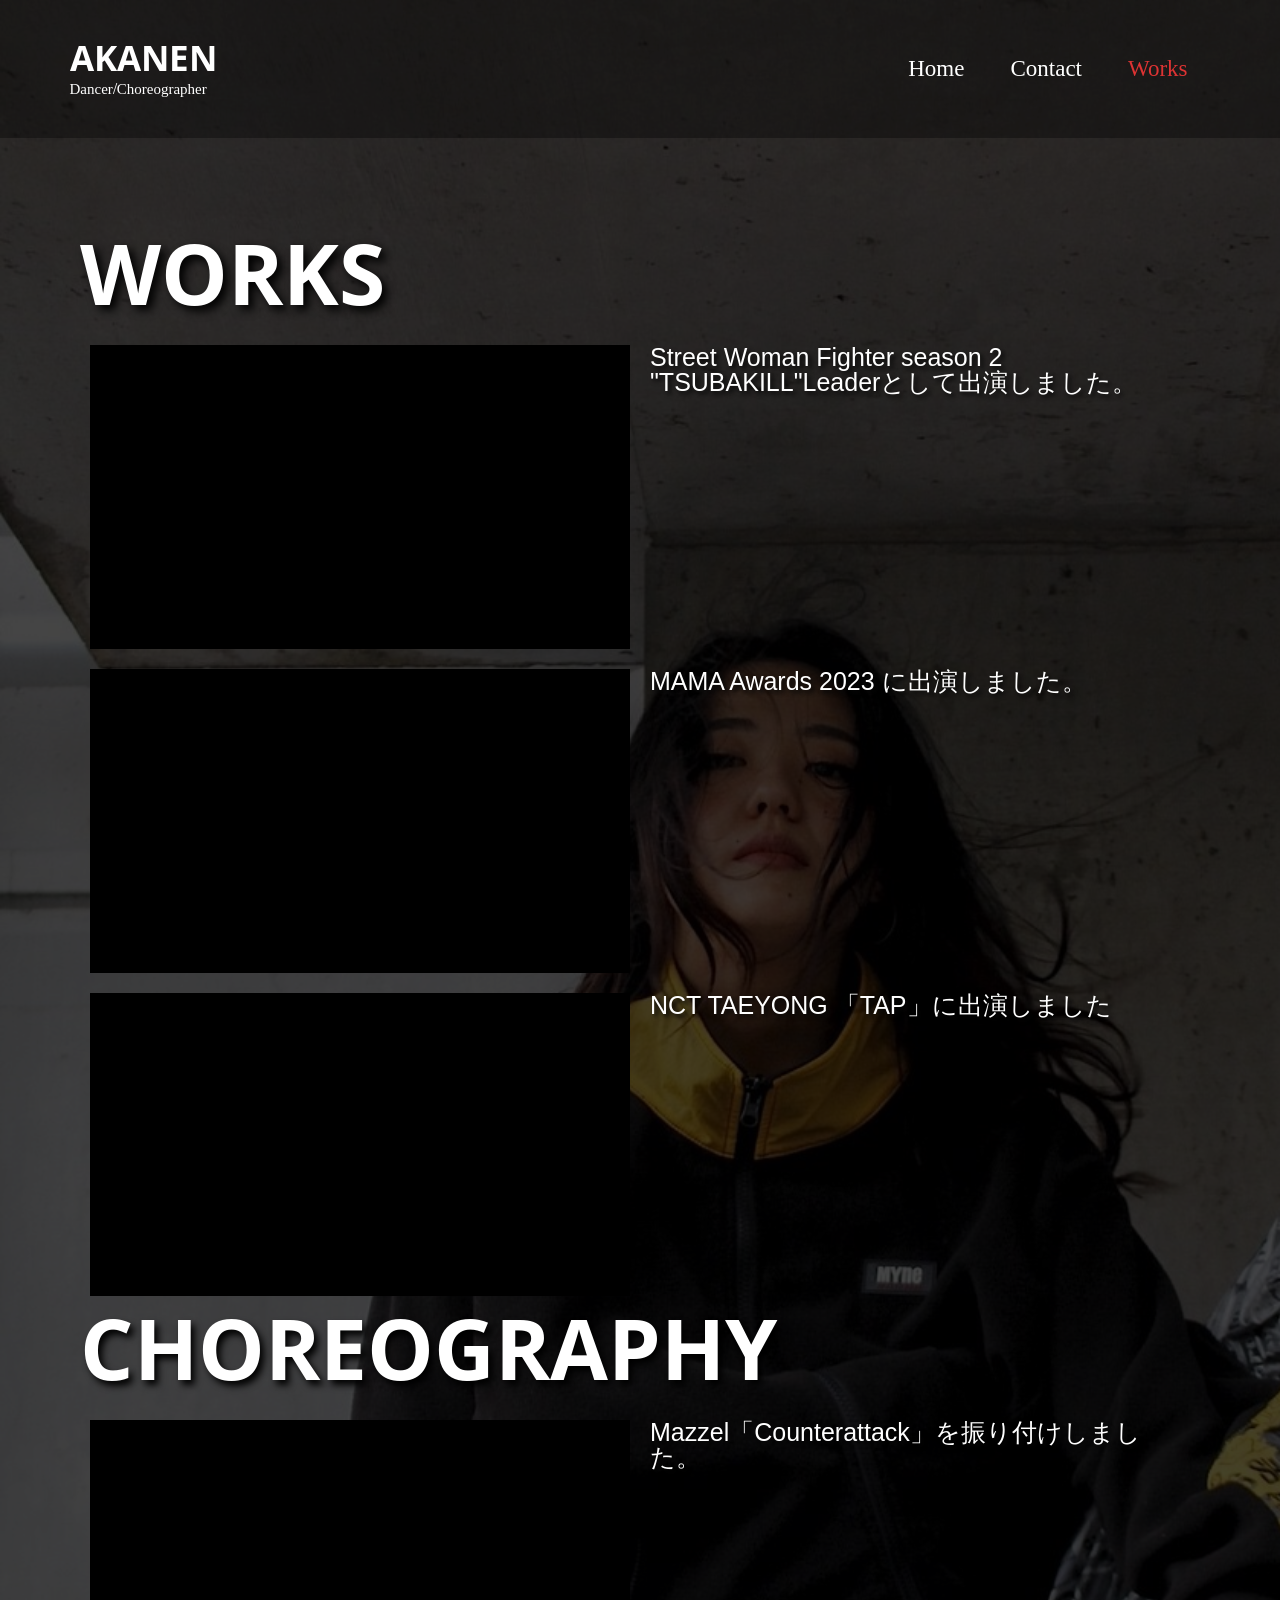
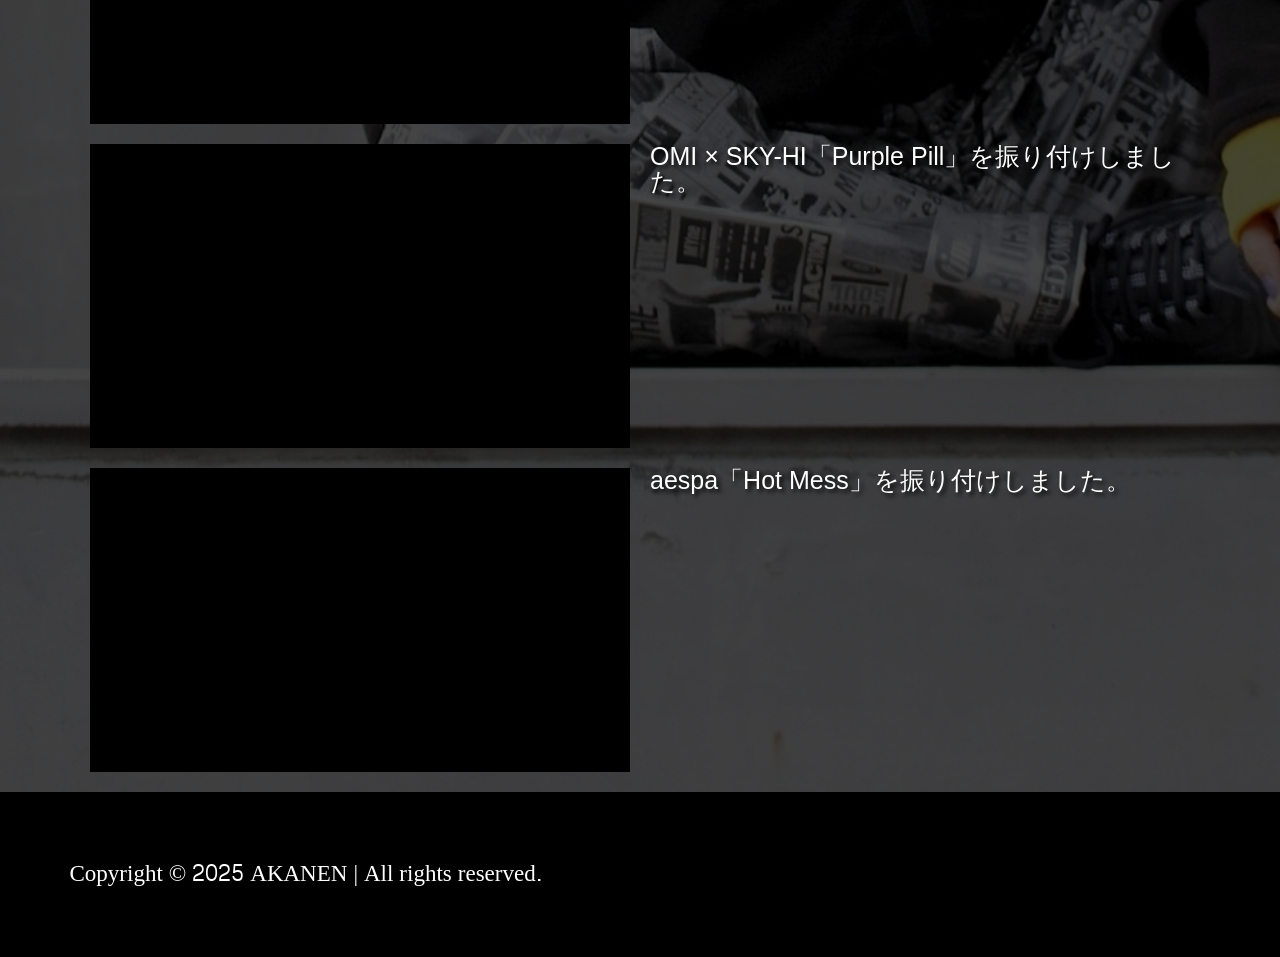
<file: index.html?p=324.html>
<!DOCTYPE html>
<html lang="ja">
<head>
<meta charset="UTF-8">
<meta name="viewport" content="width=device-width, initial-scale=1">
<link rel="profile" href="https://gmpg.org/xfn/11">

<title>Works | AKANEN</title>

<!-- All In One SEO Pack 3.7.1[185,212] -->
<script type="application/ld+json" class="aioseop-schema">{"@context":"https://schema.org","@graph":[{"@type":"Organization","@id":"http://akanen.jp/#organization","url":"http://akanen.jp/","name":"AKANEN","sameAs":[]},{"@type":"WebSite","@id":"http://akanen.jp/#website","url":"http://akanen.jp/","name":"AKANEN","publisher":{"@id":"http://akanen.jp/#organization"},"potentialAction":{"@type":"SearchAction","target":"http://akanen.jp/?s={search_term_string}","query-input":"required name=search_term_string"}},{"@type":"WebPage","@id":"http://akanen.jp/works-2/#webpage","url":"http://akanen.jp/works-2/","inLanguage":"ja","name":"Works","isPartOf":{"@id":"http://akanen.jp/#website"},"breadcrumb":{"@id":"http://akanen.jp/works-2/#breadcrumblist"},"datePublished":"2020-03-15T05:04:56+09:00","dateModified":"2024-09-12T05:08:05+09:00"},{"@type":"BreadcrumbList","@id":"http://akanen.jp/works-2/#breadcrumblist","itemListElement":[{"@type":"ListItem","position":1,"item":{"@type":"WebPage","@id":"http://akanen.jp/","url":"http://akanen.jp/","name":"AKANEN Dancer/Choreographer"}},{"@type":"ListItem","position":2,"item":{"@type":"WebPage","@id":"http://akanen.jp/works-2/","url":"http://akanen.jp/works-2/","name":"Works"}}]}]}</script>
<link rel="canonical" href="index.html%3Fp=324.html" />
<!-- All In One SEO Pack -->
<link rel='dns-prefetch' href='http://fonts.googleapis.com/' />
<link rel='dns-prefetch' href='http://s.w.org/' />
<link rel="alternate" type="application/rss+xml" title="AKANEN &raquo; フィード" href="feed/index.html" />
<link rel="alternate" type="application/rss+xml" title="AKANEN &raquo; コメントフィード" href="comments/feed/index.html" />
		<script>
			window._wpemojiSettings = {"baseUrl":"https:\/\/s.w.org\/images\/core\/emoji\/12.0.0-1\/72x72\/","ext":".png","svgUrl":"https:\/\/s.w.org\/images\/core\/emoji\/12.0.0-1\/svg\/","svgExt":".svg","source":{"concatemoji":"http:\/\/akanen.jp\/wp-includes\/js\/wp-emoji-release.min.js?ver=5.3.20"}};
			!function(e,a,t){var n,r,o,i=a.createElement("canvas"),p=i.getContext&&i.getContext("2d");function s(e,t){var a=String.fromCharCode;p.clearRect(0,0,i.width,i.height),p.fillText(a.apply(this,e),0,0);e=i.toDataURL();return p.clearRect(0,0,i.width,i.height),p.fillText(a.apply(this,t),0,0),e===i.toDataURL()}function c(e){var t=a.createElement("script");t.src=e,t.defer=t.type="text/javascript",a.getElementsByTagName("head")[0].appendChild(t)}for(o=Array("flag","emoji"),t.supports={everything:!0,everythingExceptFlag:!0},r=0;r<o.length;r++)t.supports[o[r]]=function(e){if(!p||!p.fillText)return!1;switch(p.textBaseline="top",p.font="600 32px Arial",e){case"flag":return s([127987,65039,8205,9895,65039],[127987,65039,8203,9895,65039])?!1:!s([55356,56826,55356,56819],[55356,56826,8203,55356,56819])&&!s([55356,57332,56128,56423,56128,56418,56128,56421,56128,56430,56128,56423,56128,56447],[55356,57332,8203,56128,56423,8203,56128,56418,8203,56128,56421,8203,56128,56430,8203,56128,56423,8203,56128,56447]);case"emoji":return!s([55357,56424,55356,57342,8205,55358,56605,8205,55357,56424,55356,57340],[55357,56424,55356,57342,8203,55358,56605,8203,55357,56424,55356,57340])}return!1}(o[r]),t.supports.everything=t.supports.everything&&t.supports[o[r]],"flag"!==o[r]&&(t.supports.everythingExceptFlag=t.supports.everythingExceptFlag&&t.supports[o[r]]);t.supports.everythingExceptFlag=t.supports.everythingExceptFlag&&!t.supports.flag,t.DOMReady=!1,t.readyCallback=function(){t.DOMReady=!0},t.supports.everything||(n=function(){t.readyCallback()},a.addEventListener?(a.addEventListener("DOMContentLoaded",n,!1),e.addEventListener("load",n,!1)):(e.attachEvent("onload",n),a.attachEvent("onreadystatechange",function(){"complete"===a.readyState&&t.readyCallback()})),(n=t.source||{}).concatemoji?c(n.concatemoji):n.wpemoji&&n.twemoji&&(c(n.twemoji),c(n.wpemoji)))}(window,document,window._wpemojiSettings);
		</script>
		<style>
img.wp-smiley,
img.emoji {
	display: inline !important;
	border: none !important;
	box-shadow: none !important;
	height: 1em !important;
	width: 1em !important;
	margin: 0 .07em !important;
	vertical-align: -0.1em !important;
	background: none !important;
	padding: 0 !important;
}
</style>
	<link rel='stylesheet' id='astra-theme-css-css'  href='wp-content/themes/astra/assets/css/minified/style.min.css%3Fver=2.1.4.css' media='all' />
<style id='astra-theme-css-inline-css'>
html{font-size:143.75%;}a,.page-title{color:#dd3333;}a:hover,a:focus{color:#ffffff;}body,button,input,select,textarea{font-family:'Chenla',display;font-weight:400;font-size:23px;font-size:1rem;line-height:1.3;}blockquote{color:#b4b4b4;}p,.entry-content p{margin-bottom:1.3em;}h1,.entry-content h1,.entry-content h1 a,h2,.entry-content h2,.entry-content h2 a,h3,.entry-content h3,.entry-content h3 a,h4,.entry-content h4,.entry-content h4 a,h5,.entry-content h5,.entry-content h5 a,h6,.entry-content h6,.entry-content h6 a,.site-title,.site-title a{font-family:'Open Sans Condensed',sans-serif;font-weight:700;text-transform:uppercase;}.site-title{font-size:35px;font-size:1.5217391304348rem;}.ast-archive-description .ast-archive-title{font-size:40px;font-size:1.7391304347826rem;}.site-header .site-description{font-size:15px;font-size:0.65217391304348rem;}.entry-title{font-size:30px;font-size:1.304347826087rem;}.comment-reply-title{font-size:38px;font-size:1.6521739130435rem;}.ast-comment-list #cancel-comment-reply-link{font-size:23px;font-size:1rem;}h1,.entry-content h1,.entry-content h1 a{font-size:86px;font-size:3.7391304347826rem;}h2,.entry-content h2,.entry-content h2 a{font-size:84px;font-size:3.6521739130435rem;}h3,.entry-content h3,.entry-content h3 a{font-size:28px;font-size:1.2173913043478rem;}h4,.entry-content h4,.entry-content h4 a{font-size:20px;font-size:0.8695652173913rem;}h5,.entry-content h5,.entry-content h5 a{font-size:18px;font-size:0.78260869565217rem;}h6,.entry-content h6,.entry-content h6 a{font-size:15px;font-size:0.65217391304348rem;}.ast-single-post .entry-title,.page-title{font-size:30px;font-size:1.304347826087rem;}#secondary,#secondary button,#secondary input,#secondary select,#secondary textarea{font-size:23px;font-size:1rem;}::selection{background-color:#dd3333;color:#ffffff;}body,h1,.entry-title a,.entry-content h1,.entry-content h1 a,h2,.entry-content h2,.entry-content h2 a,h3,.entry-content h3,.entry-content h3 a,h4,.entry-content h4,.entry-content h4 a,h5,.entry-content h5,.entry-content h5 a,h6,.entry-content h6,.entry-content h6 a{color:#ffffff;}.tagcloud a:hover,.tagcloud a:focus,.tagcloud a.current-item{color:#ffffff;border-color:#dd3333;background-color:#dd3333;}.main-header-menu a,.ast-header-custom-item a{color:#ffffff;}.main-header-menu li:hover > a,.main-header-menu li:hover > .ast-menu-toggle,.main-header-menu .ast-masthead-custom-menu-items a:hover,.main-header-menu li.focus > a,.main-header-menu li.focus > .ast-menu-toggle,.main-header-menu .current-menu-item > a,.main-header-menu .current-menu-ancestor > a,.main-header-menu .current_page_item > a,.main-header-menu .current-menu-item > .ast-menu-toggle,.main-header-menu .current-menu-ancestor > .ast-menu-toggle,.main-header-menu .current_page_item > .ast-menu-toggle{color:#dd3333;}input:focus,input[type="text"]:focus,input[type="email"]:focus,input[type="url"]:focus,input[type="password"]:focus,input[type="reset"]:focus,input[type="search"]:focus,textarea:focus{border-color:#dd3333;}input[type="radio"]:checked,input[type=reset],input[type="checkbox"]:checked,input[type="checkbox"]:hover:checked,input[type="checkbox"]:focus:checked,input[type=range]::-webkit-slider-thumb{border-color:#dd3333;background-color:#dd3333;box-shadow:none;}.site-footer a:hover + .post-count,.site-footer a:focus + .post-count{background:#dd3333;border-color:#dd3333;}.ast-small-footer > .ast-footer-overlay{background-color:rgba(186,186,186,0);}.footer-adv .footer-adv-overlay{border-top-style:solid;border-top-color:#7a7a7a;}.ast-comment-meta{line-height:1.666666667;font-size:19px;font-size:0.82608695652174rem;}.single .nav-links .nav-previous,.single .nav-links .nav-next,.single .ast-author-details .author-title,.ast-comment-meta{color:#dd3333;}.menu-toggle,button,.ast-button,.button,input#submit,input[type="button"],input[type="submit"],input[type="reset"]{border-radius:0;padding:6px 20px;color:#ffffff;border-color:#dd3333;background-color:#dd3333;}button:focus,.menu-toggle:hover,button:hover,.ast-button:hover,.button:hover,input[type=reset]:hover,input[type=reset]:focus,input#submit:hover,input#submit:focus,input[type="button"]:hover,input[type="button"]:focus,input[type="submit"]:hover,input[type="submit"]:focus{color:#ffffff;border-color:#dd3333;background-color:#dd3333;}.entry-meta,.entry-meta *{line-height:1.45;color:#dd3333;}.entry-meta a:hover,.entry-meta a:hover *,.entry-meta a:focus,.entry-meta a:focus *{color:#ffffff;}.ast-404-layout-1 .ast-404-text{font-size:200px;font-size:8.695652173913rem;}.widget-title{font-size:32px;font-size:1.3913043478261rem;color:#ffffff;}#cat option,.secondary .calendar_wrap thead a,.secondary .calendar_wrap thead a:visited{color:#dd3333;}.secondary .calendar_wrap #today,.ast-progress-val span{background:#dd3333;}.secondary a:hover + .post-count,.secondary a:focus + .post-count{background:#dd3333;border-color:#dd3333;}.calendar_wrap #today > a{color:#ffffff;}.ast-pagination a,.page-links .page-link,.single .post-navigation a{color:#dd3333;}.ast-pagination a:hover,.ast-pagination a:focus,.ast-pagination > span:hover:not(.dots),.ast-pagination > span.current,.page-links > .page-link,.page-links .page-link:hover,.post-navigation a:hover{color:#ffffff;}.ast-header-break-point .ast-mobile-menu-buttons-minimal.menu-toggle{background:transparent;color:#dd3333;}.ast-header-break-point .ast-mobile-menu-buttons-outline.menu-toggle{background:transparent;border:1px solid #dd3333;color:#dd3333;}.ast-header-break-point .ast-mobile-menu-buttons-fill.menu-toggle{background:#dd3333;color:#ffffff;}.ast-header-break-point .main-header-bar .ast-button-wrap .menu-toggle{border-radius:0px;}@media (min-width:545px){.ast-page-builder-template .comments-area,.single.ast-page-builder-template .entry-header,.single.ast-page-builder-template .post-navigation{max-width:1181px;margin-left:auto;margin-right:auto;}}body,.ast-separate-container{background-color:#000000;}@media (max-width:768px){.ast-archive-description .ast-archive-title{font-size:40px;}.entry-title{font-size:30px;}h1,.entry-content h1,.entry-content h1 a{font-size:70px;}h2,.entry-content h2,.entry-content h2 a{font-size:68px;}h3,.entry-content h3,.entry-content h3 a{font-size:25px;}.ast-single-post .entry-title,.page-title{font-size:30px;}}@media (max-width:544px){.ast-archive-description .ast-archive-title{font-size:40px;}.entry-title{font-size:30px;}h1,.entry-content h1,.entry-content h1 a{font-size:40px;}h2,.entry-content h2,.entry-content h2 a{font-size:39px;}h3,.entry-content h3,.entry-content h3 a{font-size:20px;}.ast-single-post .entry-title,.page-title{font-size:30px;}}@media (max-width:768px){html{font-size:131.1%;}}@media (max-width:544px){html{font-size:131.1%;}}@media (min-width:769px){.ast-container{max-width:1181px;}}@font-face {font-family: "Astra";src: url( wp-content/themes/astra/assets/fonts/astra.woff) format("woff"),url( wp-content/themes/astra/assets/fonts/astra.ttf) format("truetype"),url( wp-content/themes/astra/assets/fonts/astra.svg) format("svg");font-weight: normal;font-style: normal;font-display: fallback;}@media (max-width:921px) {.main-header-bar .main-header-bar-navigation{display:none;}}.ast-desktop .main-header-menu.submenu-with-border .sub-menu,.ast-desktop .main-header-menu.submenu-with-border .children,.ast-desktop .main-header-menu.submenu-with-border .astra-full-megamenu-wrapper{border-color:rgba(234,234,234,0);}.ast-desktop .main-header-menu.submenu-with-border .sub-menu,.ast-desktop .main-header-menu.submenu-with-border .children{border-top-width:1px;border-right-width:1px;border-left-width:1px;border-bottom-width:1px;border-style:solid;}.ast-desktop .main-header-menu.submenu-with-border .sub-menu .sub-menu,.ast-desktop .main-header-menu.submenu-with-border .children .children{top:-1px;}.ast-desktop .main-header-menu.submenu-with-border .sub-menu a,.ast-desktop .main-header-menu.submenu-with-border .children a{border-bottom-width:1px;border-style:solid;border-color:#eaeaea;}@media (min-width:769px){.main-header-menu .sub-menu li.ast-left-align-sub-menu:hover > ul,.main-header-menu .sub-menu li.ast-left-align-sub-menu.focus > ul{margin-left:-2px;}}.ast-small-footer{border-top-style:solid;border-top-width:0;border-top-color:#7a7a7a;}@media (max-width:920px){.ast-404-layout-1 .ast-404-text{font-size:100px;font-size:4.3478260869565rem;}}@media (min-width:769px){.ast-theme-transparent-header #masthead{position:absolute;left:0;right:0;}.ast-theme-transparent-header .main-header-bar,.ast-theme-transparent-header.ast-header-break-point .main-header-bar{background:none;}body.elementor-editor-active.ast-theme-transparent-header #masthead,.fl-builder-edit .ast-theme-transparent-header #masthead,body.vc_editor.ast-theme-transparent-header #masthead{z-index:0;}.ast-header-break-point.ast-replace-site-logo-transparent.ast-theme-transparent-header .custom-mobile-logo-link{display:none;}.ast-header-break-point.ast-replace-site-logo-transparent.ast-theme-transparent-header .transparent-custom-logo{display:inline-block;}.ast-theme-transparent-header .ast-above-header{background-image:none;background-color:transparent;}.ast-theme-transparent-header .ast-below-header{background-image:none;background-color:transparent;}}.ast-theme-transparent-header .main-header-bar,.ast-theme-transparent-header.ast-header-break-point .main-header-bar-wrap .main-header-menu,.ast-theme-transparent-header.ast-header-break-point .main-header-bar-wrap .main-header-bar{background-color:rgba(0,0,0,0.36);}.ast-theme-transparent-header .main-header-bar .ast-search-menu-icon form{background-color:rgba(0,0,0,0.36);}.ast-theme-transparent-header .ast-above-header,.ast-theme-transparent-header .ast-below-header,.ast-header-break-point.ast-theme-transparent-header .ast-above-header,.ast-header-break-point.ast-theme-transparent-header .ast-below-header{background-color:rgba(0,0,0,0.36);}.ast-theme-transparent-header .site-title a,.ast-theme-transparent-header .site-title a:focus,.ast-theme-transparent-header .site-title a:hover,.ast-theme-transparent-header .site-title a:visited{color:#ffffff;}.ast-theme-transparent-header .site-header .site-title a:hover{color:#ffffff;}.ast-theme-transparent-header .site-header .site-description{color:#ffffff;}.ast-theme-transparent-header .main-header-menu,.ast-theme-transparent-header.ast-header-break-point .main-header-bar-wrap .main-header-menu,.ast-flyout-menu-enable.ast-header-break-point.ast-theme-transparent-header .main-header-bar-navigation #site-navigation,.ast-fullscreen-menu-enable.ast-header-break-point.ast-theme-transparent-header .main-header-bar-navigation #site-navigation,.ast-flyout-above-menu-enable.ast-header-break-point.ast-theme-transparent-header .ast-above-header-navigation-wrap .ast-above-header-navigation,.ast-flyout-below-menu-enable.ast-header-break-point.ast-theme-transparent-header .ast-below-header-navigation-wrap .ast-below-header-actual-nav,.ast-fullscreen-above-menu-enable.ast-header-break-point.ast-theme-transparent-header .ast-above-header-navigation-wrap,.ast-fullscreen-below-menu-enable.ast-header-break-point.ast-theme-transparent-header .ast-below-header-navigation-wrap{background-color:rgba(10,10,10,0);}.ast-theme-transparent-header .main-header-menu,.ast-theme-transparent-header .main-header-menu a,.ast-theme-transparent-header .ast-masthead-custom-menu-items,.ast-theme-transparent-header .ast-masthead-custom-menu-items a,.ast-theme-transparent-header .main-header-menu li > .ast-menu-toggle,.ast-theme-transparent-header .main-header-menu li > .ast-menu-toggle{color:#ffffff;}.ast-theme-transparent-header .main-header-menu li:hover > a,.ast-theme-transparent-header .main-header-menu li:hover > .ast-menu-toggle,.ast-theme-transparent-header .main-header-menu .ast-masthead-custom-menu-items a:hover,.ast-theme-transparent-header .main-header-menu .focus > a,.ast-theme-transparent-header .main-header-menu .focus > .ast-menu-toggle,.ast-theme-transparent-header .main-header-menu .current-menu-item > a,.ast-theme-transparent-header .main-header-menu .current-menu-ancestor > a,.ast-theme-transparent-header .main-header-menu .current_page_item > a,.ast-theme-transparent-header .main-header-menu .current-menu-item > .ast-menu-toggle,.ast-theme-transparent-header .main-header-menu .current-menu-ancestor > .ast-menu-toggle,.ast-theme-transparent-header .main-header-menu .current_page_item > .ast-menu-toggle{color:#dd3333;}@media (max-width:768px){.ast-theme-transparent-header #masthead{position:absolute;left:0;right:0;}.ast-theme-transparent-header .main-header-bar,.ast-theme-transparent-header.ast-header-break-point .main-header-bar{background:none;}body.elementor-editor-active.ast-theme-transparent-header #masthead,.fl-builder-edit .ast-theme-transparent-header #masthead,body.vc_editor.ast-theme-transparent-header #masthead{z-index:0;}.ast-header-break-point.ast-replace-site-logo-transparent.ast-theme-transparent-header .custom-mobile-logo-link{display:none;}.ast-header-break-point.ast-replace-site-logo-transparent.ast-theme-transparent-header .transparent-custom-logo{display:inline-block;}.ast-theme-transparent-header .ast-above-header{background-image:none;background-color:transparent;}.ast-theme-transparent-header .ast-below-header{background-image:none;background-color:transparent;}}@media (max-width:768px){.ast-theme-transparent-header .main-header-bar,.ast-theme-transparent-header.ast-header-break-point .main-header-bar-wrap .main-header-menu,.ast-theme-transparent-header.ast-header-break-point .main-header-bar-wrap .main-header-bar{background-color:rgba(0,0,0,0.36);}.ast-theme-transparent-header .main-header-bar .ast-search-menu-icon form{background-color:rgba(0,0,0,0.36);}.ast-theme-transparent-header .ast-above-header,.ast-theme-transparent-header .ast-below-header,.ast-header-break-point.ast-theme-transparent-header .ast-above-header,.ast-header-break-point.ast-theme-transparent-header .ast-below-header{background-color:rgba(0,0,0,0.36);}.ast-theme-transparent-header .main-header-menu,.ast-theme-transparent-header .main-header-menu a,.ast-theme-transparent-header .ast-masthead-custom-menu-items,.ast-theme-transparent-header .ast-masthead-custom-menu-items a,.ast-theme-transparent-header .main-header-menu li > .ast-menu-toggle,.ast-theme-transparent-header .main-header-menu li > .ast-menu-toggle{color:#353535;}.ast-theme-transparent-header .main-header-menu li:hover > a,.ast-theme-transparent-header .main-header-menu li:hover > .ast-menu-toggle,.ast-theme-transparent-header .main-header-menu .ast-masthead-custom-menu-items a:hover,.ast-theme-transparent-header .main-header-menu .focus > a,.ast-theme-transparent-header .main-header-menu .focus > .ast-menu-toggle,.ast-theme-transparent-header .main-header-menu .current-menu-item > a,.ast-theme-transparent-header .main-header-menu .current-menu-ancestor > a,.ast-theme-transparent-header .main-header-menu .current_page_item > a,.ast-theme-transparent-header .main-header-menu .current-menu-item > .ast-menu-toggle,.ast-theme-transparent-header .main-header-menu .current-menu-ancestor > .ast-menu-toggle,.ast-theme-transparent-header .main-header-menu .current_page_item > .ast-menu-toggle{color:#dd3333;}}@media (max-width:544px){.ast-theme-transparent-header .main-header-bar,.ast-theme-transparent-header.ast-header-break-point .main-header-bar-wrap .main-header-menu,.ast-theme-transparent-header.ast-header-break-point .main-header-bar-wrap .main-header-bar{background-color:rgba(0,0,0,0.36);}.ast-theme-transparent-header .main-header-bar .ast-search-menu-icon form{background-color:rgba(0,0,0,0.36);}.ast-theme-transparent-header .ast-above-header,.ast-theme-transparent-header .ast-below-header,.ast-header-break-point.ast-theme-transparent-header .ast-above-header,.ast-header-break-point.ast-theme-transparent-header .ast-below-header{background-color:rgba(0,0,0,0.36);}.ast-theme-transparent-header .main-header-menu,.ast-theme-transparent-header.ast-header-break-point .main-header-bar-wrap .main-header-menu,.ast-flyout-menu-enable.ast-header-break-point.ast-theme-transparent-header .main-header-bar-navigation #site-navigation,.ast-fullscreen-menu-enable.ast-header-break-point.ast-theme-transparent-header .main-header-bar-navigation #site-navigation,.ast-flyout-above-menu-enable.ast-header-break-point.ast-theme-transparent-header .ast-above-header-navigation-wrap .ast-above-header-navigation,.ast-flyout-below-menu-enable.ast-header-break-point.ast-theme-transparent-header .ast-below-header-navigation-wrap .ast-below-header-actual-nav,.ast-fullscreen-above-menu-enable.ast-header-break-point.ast-theme-transparent-header .ast-above-header-navigation-wrap,.ast-fullscreen-below-menu-enable.ast-header-break-point.ast-theme-transparent-header .ast-below-header-navigation-wrap{background-color:#000000;}.ast-theme-transparent-header .main-header-menu,.ast-theme-transparent-header .main-header-menu a,.ast-theme-transparent-header .ast-masthead-custom-menu-items,.ast-theme-transparent-header .ast-masthead-custom-menu-items a,.ast-theme-transparent-header .main-header-menu li > .ast-menu-toggle,.ast-theme-transparent-header .main-header-menu li > .ast-menu-toggle{color:#ffffff;}.ast-theme-transparent-header .main-header-menu li:hover > a,.ast-theme-transparent-header .main-header-menu li:hover > .ast-menu-toggle,.ast-theme-transparent-header .main-header-menu .ast-masthead-custom-menu-items a:hover,.ast-theme-transparent-header .main-header-menu .focus > a,.ast-theme-transparent-header .main-header-menu .focus > .ast-menu-toggle,.ast-theme-transparent-header .main-header-menu .current-menu-item > a,.ast-theme-transparent-header .main-header-menu .current-menu-ancestor > a,.ast-theme-transparent-header .main-header-menu .current_page_item > a,.ast-theme-transparent-header .main-header-menu .current-menu-item > .ast-menu-toggle,.ast-theme-transparent-header .main-header-menu .current-menu-ancestor > .ast-menu-toggle,.ast-theme-transparent-header .main-header-menu .current_page_item > .ast-menu-toggle{color:#dd3333;}}.ast-theme-transparent-header .main-header-bar,.ast-theme-transparent-header .site-header{border-bottom-width:0;border-bottom-color:rgba(0,0,0,0);}.ast-breadcrumbs .trail-browse,.ast-breadcrumbs .trail-items,.ast-breadcrumbs .trail-items li{display:inline-block;margin:0;padding:0;border:none;background:inherit;text-indent:0;}.ast-breadcrumbs .trail-browse{font-size:inherit;font-style:inherit;font-weight:inherit;color:inherit;}.ast-breadcrumbs .trail-items{list-style:none;}.trail-items li::after{padding:0 0.3em;content:"»";}.trail-items li:last-of-type::after{display:none;}.ast-header-break-point .site-header{border-bottom-width:0;}@media (min-width:769px){.main-header-bar{border-bottom-width:0;}}.ast-flex{-webkit-align-content:center;-ms-flex-line-pack:center;align-content:center;-webkit-box-align:center;-webkit-align-items:center;-moz-box-align:center;-ms-flex-align:center;align-items:center;}.main-header-bar{padding:1em 0;}.ast-site-identity{padding:0;}.header-main-layout-1 .ast-flex.main-header-container, .header-main-layout-3 .ast-flex.main-header-container{-webkit-align-content:center;-ms-flex-line-pack:center;align-content:center;-webkit-box-align:center;-webkit-align-items:center;-moz-box-align:center;-ms-flex-align:center;align-items:center;}.header-main-layout-1 .ast-flex.main-header-container, .header-main-layout-3 .ast-flex.main-header-container{-webkit-align-content:center;-ms-flex-line-pack:center;align-content:center;-webkit-box-align:center;-webkit-align-items:center;-moz-box-align:center;-ms-flex-align:center;align-items:center;}
</style>
<link rel='stylesheet' id='astra-google-fonts-css'  href='http://fonts.googleapis.com/css?family=Chenla%3A400%2C%7COpen+Sans+Condensed%3A700&amp;display=fallback&amp;ver=2.1.4' media='all' />
<link rel='stylesheet' id='wp-block-library-css'  href='wp-includes/css/dist/block-library/style.min.css%3Fver=5.3.20.css' media='all' />
<link rel='stylesheet' id='hfe-style-css'  href='wp-content/plugins/header-footer-elementor/assets/css/header-footer-elementor.css%3Fver=1.3.1.css' media='all' />
<link rel='stylesheet' id='elementor-icons-css'  href='wp-content/plugins/elementor/assets/lib/eicons/css/elementor-icons.min.css%3Fver=5.6.2.css' media='all' />
<link rel='stylesheet' id='elementor-animations-css'  href='wp-content/plugins/elementor/assets/lib/animations/animations.min.css%3Fver=2.9.6.css' media='all' />
<link rel='stylesheet' id='elementor-frontend-css'  href='wp-content/plugins/elementor/assets/css/frontend.min.css%3Fver=2.9.6.css' media='all' />
<link rel='stylesheet' id='font-awesome-5-all-css'  href='wp-content/plugins/elementor/assets/lib/font-awesome/css/all.min.css%3Fver=2.9.6.css' media='all' />
<link rel='stylesheet' id='font-awesome-4-shim-css'  href='wp-content/plugins/elementor/assets/lib/font-awesome/css/v4-shims.min.css%3Fver=2.9.6.css' media='all' />
<link rel='stylesheet' id='elementor-post-324-css'  href='wp-content/uploads/elementor/css/post-324.css%3Fver=1726117699.css' media='all' />
<link rel='stylesheet' id='hfe-widgets-style-css'  href='wp-content/plugins/header-footer-elementor/inc/widgets-css/frontend.css%3Fver=1.3.1.css' media='all' />
<!--n2css--><!--[if IE]>
<script src='http://akanen.jp/wp-content/themes/astra/assets/js/minified/flexibility.min.js?ver=2.1.4'></script>
<script>
flexibility(document.documentElement);
</script>
<![endif]-->
<script src='wp-content/plugins/elementor/assets/lib/font-awesome/js/v4-shims.min.js%3Fver=2.9.6'></script>
<link rel='https://api.w.org/' href='http://akanen.jp/wp-json/' />
<link rel="EditURI" type="application/rsd+xml" title="RSD" href="http://akanen.jp/xmlrpc.php?rsd" />
<link rel="wlwmanifest" type="application/wlwmanifest+xml" href="http://akanen.jp/wp-includes/wlwmanifest.xml" /> 
<meta name="generator" content="WordPress 5.3.20" />
<link rel='shortlink' href='index.html%3Fp=324.html' />
<link rel="alternate" type="application/json+oembed" href="http://akanen.jp/wp-json/oembed/1.0/embed?url=http%3A%2F%2Fakanen.jp%2Fworks-2%2F" />
<link rel="alternate" type="text/xml+oembed" href="http://akanen.jp/wp-json/oembed/1.0/embed?url=http%3A%2F%2Fakanen.jp%2Fworks-2%2F&#038;format=xml" />
<style>.recentcomments a{display:inline !important;padding:0 !important;margin:0 !important;}</style><link rel="icon" href="wp-content/uploads/2024/09/cropped-S__75636745-32x32.jpg" sizes="32x32" />
<link rel="icon" href="wp-content/uploads/2024/09/cropped-S__75636745-192x192.jpg" sizes="192x192" />
<link rel="apple-touch-icon-precomposed" href="wp-content/uploads/2024/09/cropped-S__75636745-180x180.jpg" />
<meta name="msapplication-TileImage" content="http://akanen.jp/wp-content/uploads/2024/09/cropped-S__75636745-270x270.jpg" />
</head>

<body itemtype='https://schema.org/WebPage' itemscope='itemscope' class="page-template-default page page-id-324 ehf-template-astra ehf-stylesheet-astra ast-desktop ast-page-builder-template ast-no-sidebar astra-2.1.4 ast-header-custom-item-inside ast-single-post ast-mobile-inherit-site-logo ast-inherit-site-logo-transparent ast-theme-transparent-header elementor-default elementor-kit-312 elementor-page elementor-page-324">

<div 
	class="hfeed site" id="page">
	<a class="skip-link screen-reader-text" href="index.html%3Fp=324.html#content">コンテンツへスキップ</a>

	
	
		<header 
			class="site-header header-main-layout-1 ast-primary-menu-enabled ast-hide-custom-menu-mobile ast-menu-toggle-icon ast-mobile-header-inline" id="masthead" role="banner" itemtype="https://schema.org/WPHeader" itemscope="itemscope"		>

			
			
<div class="main-header-bar-wrap">
	<div class="main-header-bar">
				<div class="ast-container">

			<div class="ast-flex main-header-container">
				
		<div class="site-branding">
			<div
			class="ast-site-identity" itemtype="https://schema.org/Organization" itemscope="itemscope"			>
				<div class="ast-site-title-wrap">
							<span class="site-title" itemprop="name">
					<a href="index.html" rel="home" itemprop="url" >
						AKANEN
					</a>
				</span>
							<p class="site-description" itemprop="description">
					Dancer/Choreographer
				</p>
						</div>			</div>
		</div>

		<!-- .site-branding -->
				<div class="ast-mobile-menu-buttons">

			
					<div class="ast-button-wrap">
			<button type="button" class="menu-toggle main-header-menu-toggle  ast-mobile-menu-buttons-fill "  aria-controls='primary-menu' aria-expanded='false'>
				<span class="screen-reader-text">メインメニュー</span>
				<span class="menu-toggle-icon"></span>
							</button>
		</div>
			
			
		</div>
			<div class="ast-main-header-bar-alignment"><div class="main-header-bar-navigation"><nav class="site-navigation" id="site-navigation" itemtype="https://schema.org/SiteNavigationElement" itemscope="itemscope" class="ast-flex-grow-1 navigation-accessibility" aria-label="Site Navigation"><div class="main-navigation"><ul id="primary-menu" class="main-header-menu ast-nav-menu ast-flex ast-justify-content-flex-end  submenu-with-border"><li id="menu-item-47" class="menu-item menu-item-type-post_type menu-item-object-page menu-item-home menu-item-47"><a href="index.html">Home</a></li>
<li id="menu-item-43" class="menu-item menu-item-type-post_type menu-item-object-page menu-item-43"><a href="index.html%3Fp=42.html">Contact</a></li>
<li id="menu-item-327" class="menu-item menu-item-type-post_type menu-item-object-page current-menu-item page_item page-item-324 current_page_item menu-item-327"><a href="index.html%3Fp=324.html" aria-current="page">Works</a></li>
</ul></div></nav></div></div>			</div><!-- Main Header Container -->
		</div><!-- ast-row -->
			</div> <!-- Main Header Bar -->
</div> <!-- Main Header Bar Wrap -->

			
		</header><!-- #masthead -->

		
	
	
	<div id="content" class="site-content">

		<div class="ast-container">

		

	<div id="primary" class="content-area primary">

		
					<main id="main" class="site-main">

				
					
					

<article 
	class="post-324 page type-page status-publish ast-article-single" id="post-324" itemtype="https://schema.org/CreativeWork" itemscope="itemscope">

	
	<header class="entry-header ast-header-without-markup">

		
			</header><!-- .entry-header -->

	<div class="entry-content clear" 
		itemprop="text"	>

		
				<div data-elementor-type="wp-page" data-elementor-id="324" class="elementor elementor-324" data-elementor-settings="[]">
			<div class="elementor-inner">
				<div class="elementor-section-wrap">
							<section class="elementor-element elementor-element-d68bcf6 elementor-section-boxed elementor-section-height-default elementor-section-height-default elementor-section elementor-top-section" data-id="d68bcf6" data-element_type="section" data-settings="{&quot;background_background&quot;:&quot;classic&quot;}">
							<div class="elementor-background-overlay"></div>
							<div class="elementor-container elementor-column-gap-default">
				<div class="elementor-row">
				<div class="elementor-element elementor-element-1a23f6c elementor-column elementor-col-100 elementor-top-column" data-id="1a23f6c" data-element_type="column">
			<div class="elementor-column-wrap  elementor-element-populated">
					<div class="elementor-widget-wrap">
				<div class="elementor-element elementor-element-e4f1aa4 elementor-widget elementor-widget-spacer" data-id="e4f1aa4" data-element_type="widget" data-widget_type="spacer.default">
				<div class="elementor-widget-container">
					<div class="elementor-spacer">
			<div class="elementor-spacer-inner"></div>
		</div>
				</div>
				</div>
				<div class="elementor-element elementor-element-f37c938 elementor-widget elementor-widget-spacer" data-id="f37c938" data-element_type="widget" data-widget_type="spacer.default">
				<div class="elementor-widget-container">
					<div class="elementor-spacer">
			<div class="elementor-spacer-inner"></div>
		</div>
				</div>
				</div>
				<div class="elementor-element elementor-element-7c74b89 elementor-widget elementor-widget-heading" data-id="7c74b89" data-element_type="widget" data-widget_type="heading.default">
				<div class="elementor-widget-container">
			<h2 class="elementor-heading-title elementor-size-default">works</h2>		</div>
				</div>
				<section class="elementor-element elementor-element-1481584 elementor-section-boxed elementor-section-height-default elementor-section-height-default elementor-section elementor-inner-section" data-id="1481584" data-element_type="section">
						<div class="elementor-container elementor-column-gap-default">
				<div class="elementor-row">
				<div class="elementor-element elementor-element-bf852eb elementor-column elementor-col-50 elementor-inner-column" data-id="bf852eb" data-element_type="column">
			<div class="elementor-column-wrap  elementor-element-populated">
					<div class="elementor-widget-wrap">
				<div class="elementor-element elementor-element-b9412f2 elementor-aspect-ratio-169 elementor-widget elementor-widget-video" data-id="b9412f2" data-element_type="widget" data-settings="{&quot;aspect_ratio&quot;:&quot;169&quot;}" data-widget_type="video.default">
				<div class="elementor-widget-container">
					<div class="elementor-wrapper elementor-fit-aspect-ratio elementor-open-inline">
			<iframe class="elementor-video-iframe" allowfullscreen title="youtube Video Player" src="https://www.youtube.com/embed/fxZA_CAzju4?feature=oembed&amp;start=34&amp;end&amp;wmode=opaque&amp;loop=0&amp;controls=1&amp;mute=0&amp;rel=0&amp;modestbranding=0"></iframe>		</div>
				</div>
				</div>
						</div>
			</div>
		</div>
				<div class="elementor-element elementor-element-934c107 elementor-column elementor-col-50 elementor-inner-column" data-id="934c107" data-element_type="column">
			<div class="elementor-column-wrap  elementor-element-populated">
					<div class="elementor-widget-wrap">
				<div class="elementor-element elementor-element-1f491b8 elementor-widget elementor-widget-heading" data-id="1f491b8" data-element_type="widget" data-widget_type="heading.default">
				<div class="elementor-widget-container">
			<h2 class="elementor-heading-title elementor-size-medium">Street Woman Fighter season 2 <br>"TSUBAKILL"Leaderとして出演しました。</h2>		</div>
				</div>
				<div class="elementor-element elementor-element-189ec34 elementor-widget elementor-widget-spacer" data-id="189ec34" data-element_type="widget" data-widget_type="spacer.default">
				<div class="elementor-widget-container">
					<div class="elementor-spacer">
			<div class="elementor-spacer-inner"></div>
		</div>
				</div>
				</div>
				<div class="elementor-element elementor-element-75bb9f1 elementor-widget elementor-widget-spacer" data-id="75bb9f1" data-element_type="widget" data-widget_type="spacer.default">
				<div class="elementor-widget-container">
					<div class="elementor-spacer">
			<div class="elementor-spacer-inner"></div>
		</div>
				</div>
				</div>
						</div>
			</div>
		</div>
						</div>
			</div>
		</section>
				<section class="elementor-element elementor-element-043ce41 elementor-section-boxed elementor-section-height-default elementor-section-height-default elementor-section elementor-inner-section" data-id="043ce41" data-element_type="section">
						<div class="elementor-container elementor-column-gap-default">
				<div class="elementor-row">
				<div class="elementor-element elementor-element-2f514f7 elementor-column elementor-col-50 elementor-inner-column" data-id="2f514f7" data-element_type="column">
			<div class="elementor-column-wrap  elementor-element-populated">
					<div class="elementor-widget-wrap">
				<div class="elementor-element elementor-element-a7ed091 elementor-aspect-ratio-169 elementor-widget elementor-widget-video" data-id="a7ed091" data-element_type="widget" data-settings="{&quot;aspect_ratio&quot;:&quot;169&quot;}" data-widget_type="video.default">
				<div class="elementor-widget-container">
					<div class="elementor-wrapper elementor-fit-aspect-ratio elementor-open-inline">
			<iframe class="elementor-video-iframe" allowfullscreen title="youtube Video Player" src="https://www.youtube.com/embed/ti7pw3B2ErM?feature=oembed&amp;start&amp;end&amp;wmode=opaque&amp;loop=0&amp;controls=1&amp;mute=0&amp;rel=0&amp;modestbranding=0"></iframe>		</div>
				</div>
				</div>
						</div>
			</div>
		</div>
				<div class="elementor-element elementor-element-2483d75 elementor-column elementor-col-50 elementor-inner-column" data-id="2483d75" data-element_type="column">
			<div class="elementor-column-wrap  elementor-element-populated">
					<div class="elementor-widget-wrap">
				<div class="elementor-element elementor-element-b57d092 elementor-widget elementor-widget-heading" data-id="b57d092" data-element_type="widget" data-widget_type="heading.default">
				<div class="elementor-widget-container">
			<h2 class="elementor-heading-title elementor-size-medium">MAMA Awards 2023 に出演しました。</h2>		</div>
				</div>
				<div class="elementor-element elementor-element-f3da1c9 elementor-widget elementor-widget-spacer" data-id="f3da1c9" data-element_type="widget" data-widget_type="spacer.default">
				<div class="elementor-widget-container">
					<div class="elementor-spacer">
			<div class="elementor-spacer-inner"></div>
		</div>
				</div>
				</div>
				<div class="elementor-element elementor-element-39af86d elementor-widget elementor-widget-spacer" data-id="39af86d" data-element_type="widget" data-widget_type="spacer.default">
				<div class="elementor-widget-container">
					<div class="elementor-spacer">
			<div class="elementor-spacer-inner"></div>
		</div>
				</div>
				</div>
						</div>
			</div>
		</div>
						</div>
			</div>
		</section>
				<section class="elementor-element elementor-element-404938e elementor-section-boxed elementor-section-height-default elementor-section-height-default elementor-section elementor-inner-section" data-id="404938e" data-element_type="section">
						<div class="elementor-container elementor-column-gap-default">
				<div class="elementor-row">
				<div class="elementor-element elementor-element-3ffe43c elementor-column elementor-col-50 elementor-inner-column" data-id="3ffe43c" data-element_type="column">
			<div class="elementor-column-wrap  elementor-element-populated">
					<div class="elementor-widget-wrap">
				<div class="elementor-element elementor-element-8e063de elementor-aspect-ratio-169 elementor-widget elementor-widget-video" data-id="8e063de" data-element_type="widget" data-settings="{&quot;aspect_ratio&quot;:&quot;169&quot;}" data-widget_type="video.default">
				<div class="elementor-widget-container">
					<div class="elementor-wrapper elementor-fit-aspect-ratio elementor-open-inline">
			<iframe class="elementor-video-iframe" allowfullscreen title="youtube Video Player" src="https://www.youtube.com/embed/vjGIY_GyAz4?feature=oembed&amp;start&amp;end&amp;wmode=opaque&amp;loop=0&amp;controls=1&amp;mute=0&amp;rel=0&amp;modestbranding=0"></iframe>		</div>
				</div>
				</div>
						</div>
			</div>
		</div>
				<div class="elementor-element elementor-element-713b298 elementor-column elementor-col-50 elementor-inner-column" data-id="713b298" data-element_type="column">
			<div class="elementor-column-wrap  elementor-element-populated">
					<div class="elementor-widget-wrap">
				<div class="elementor-element elementor-element-50328ba elementor-widget elementor-widget-heading" data-id="50328ba" data-element_type="widget" data-widget_type="heading.default">
				<div class="elementor-widget-container">
			<h2 class="elementor-heading-title elementor-size-medium">NCT TAEYONG 「TAP」に出演しました</h2>		</div>
				</div>
				<div class="elementor-element elementor-element-5853442 elementor-widget elementor-widget-spacer" data-id="5853442" data-element_type="widget" data-widget_type="spacer.default">
				<div class="elementor-widget-container">
					<div class="elementor-spacer">
			<div class="elementor-spacer-inner"></div>
		</div>
				</div>
				</div>
				<div class="elementor-element elementor-element-d28b992 elementor-widget elementor-widget-spacer" data-id="d28b992" data-element_type="widget" data-widget_type="spacer.default">
				<div class="elementor-widget-container">
					<div class="elementor-spacer">
			<div class="elementor-spacer-inner"></div>
		</div>
				</div>
				</div>
						</div>
			</div>
		</div>
						</div>
			</div>
		</section>
				<div class="elementor-element elementor-element-8589269 elementor-widget elementor-widget-heading" data-id="8589269" data-element_type="widget" data-widget_type="heading.default">
				<div class="elementor-widget-container">
			<h2 class="elementor-heading-title elementor-size-default">Choreography</h2>		</div>
				</div>
				<section class="elementor-element elementor-element-d88ef0a elementor-section-boxed elementor-section-height-default elementor-section-height-default elementor-section elementor-inner-section" data-id="d88ef0a" data-element_type="section">
						<div class="elementor-container elementor-column-gap-default">
				<div class="elementor-row">
				<div class="elementor-element elementor-element-a6306ea elementor-column elementor-col-50 elementor-inner-column" data-id="a6306ea" data-element_type="column">
			<div class="elementor-column-wrap  elementor-element-populated">
					<div class="elementor-widget-wrap">
				<div class="elementor-element elementor-element-4de2606 elementor-aspect-ratio-169 elementor-widget elementor-widget-video" data-id="4de2606" data-element_type="widget" data-settings="{&quot;aspect_ratio&quot;:&quot;169&quot;}" data-widget_type="video.default">
				<div class="elementor-widget-container">
					<div class="elementor-wrapper elementor-fit-aspect-ratio elementor-open-inline">
			<iframe class="elementor-video-iframe" allowfullscreen title="youtube Video Player" src="https://www.youtube.com/embed/gmTaYQlWn_I?feature=oembed&amp;start&amp;end&amp;wmode=opaque&amp;loop=0&amp;controls=1&amp;mute=0&amp;rel=0&amp;modestbranding=0"></iframe>		</div>
				</div>
				</div>
						</div>
			</div>
		</div>
				<div class="elementor-element elementor-element-0dcc37c elementor-column elementor-col-50 elementor-inner-column" data-id="0dcc37c" data-element_type="column">
			<div class="elementor-column-wrap  elementor-element-populated">
					<div class="elementor-widget-wrap">
				<div class="elementor-element elementor-element-92a2ca2 elementor-widget elementor-widget-heading" data-id="92a2ca2" data-element_type="widget" data-widget_type="heading.default">
				<div class="elementor-widget-container">
			<h2 class="elementor-heading-title elementor-size-medium">Mazzel「Counterattack」を振り付けしました。</h2>		</div>
				</div>
				<div class="elementor-element elementor-element-0b83d1c elementor-widget elementor-widget-spacer" data-id="0b83d1c" data-element_type="widget" data-widget_type="spacer.default">
				<div class="elementor-widget-container">
					<div class="elementor-spacer">
			<div class="elementor-spacer-inner"></div>
		</div>
				</div>
				</div>
				<div class="elementor-element elementor-element-7dd003a elementor-widget elementor-widget-spacer" data-id="7dd003a" data-element_type="widget" data-widget_type="spacer.default">
				<div class="elementor-widget-container">
					<div class="elementor-spacer">
			<div class="elementor-spacer-inner"></div>
		</div>
				</div>
				</div>
						</div>
			</div>
		</div>
						</div>
			</div>
		</section>
				<section class="elementor-element elementor-element-21cb73b elementor-section-boxed elementor-section-height-default elementor-section-height-default elementor-section elementor-inner-section" data-id="21cb73b" data-element_type="section">
						<div class="elementor-container elementor-column-gap-default">
				<div class="elementor-row">
				<div class="elementor-element elementor-element-04efb82 elementor-column elementor-col-50 elementor-inner-column" data-id="04efb82" data-element_type="column">
			<div class="elementor-column-wrap  elementor-element-populated">
					<div class="elementor-widget-wrap">
				<div class="elementor-element elementor-element-9931737 elementor-aspect-ratio-169 elementor-widget elementor-widget-video" data-id="9931737" data-element_type="widget" data-settings="{&quot;aspect_ratio&quot;:&quot;169&quot;}" data-widget_type="video.default">
				<div class="elementor-widget-container">
					<div class="elementor-wrapper elementor-fit-aspect-ratio elementor-open-inline">
			<iframe class="elementor-video-iframe" allowfullscreen title="youtube Video Player" src="https://www.youtube.com/embed/TbY5ApzLmPI?feature=oembed&amp;start&amp;end&amp;wmode=opaque&amp;loop=0&amp;controls=1&amp;mute=0&amp;rel=0&amp;modestbranding=0"></iframe>		</div>
				</div>
				</div>
						</div>
			</div>
		</div>
				<div class="elementor-element elementor-element-784b5dc elementor-column elementor-col-50 elementor-inner-column" data-id="784b5dc" data-element_type="column">
			<div class="elementor-column-wrap  elementor-element-populated">
					<div class="elementor-widget-wrap">
				<div class="elementor-element elementor-element-bf50a06 elementor-widget elementor-widget-heading" data-id="bf50a06" data-element_type="widget" data-widget_type="heading.default">
				<div class="elementor-widget-container">
			<h2 class="elementor-heading-title elementor-size-medium">OMI × SKY-HI「Purple Pill」を振り付けしました。</h2>		</div>
				</div>
				<div class="elementor-element elementor-element-24ee33e elementor-widget elementor-widget-spacer" data-id="24ee33e" data-element_type="widget" data-widget_type="spacer.default">
				<div class="elementor-widget-container">
					<div class="elementor-spacer">
			<div class="elementor-spacer-inner"></div>
		</div>
				</div>
				</div>
				<div class="elementor-element elementor-element-3468520 elementor-widget elementor-widget-spacer" data-id="3468520" data-element_type="widget" data-widget_type="spacer.default">
				<div class="elementor-widget-container">
					<div class="elementor-spacer">
			<div class="elementor-spacer-inner"></div>
		</div>
				</div>
				</div>
						</div>
			</div>
		</div>
						</div>
			</div>
		</section>
				<section class="elementor-element elementor-element-db3b89a elementor-section-boxed elementor-section-height-default elementor-section-height-default elementor-section elementor-inner-section" data-id="db3b89a" data-element_type="section">
						<div class="elementor-container elementor-column-gap-default">
				<div class="elementor-row">
				<div class="elementor-element elementor-element-29fd22f elementor-column elementor-col-50 elementor-inner-column" data-id="29fd22f" data-element_type="column">
			<div class="elementor-column-wrap  elementor-element-populated">
					<div class="elementor-widget-wrap">
				<div class="elementor-element elementor-element-6ef3913 elementor-aspect-ratio-169 elementor-widget elementor-widget-video" data-id="6ef3913" data-element_type="widget" data-settings="{&quot;aspect_ratio&quot;:&quot;169&quot;}" data-widget_type="video.default">
				<div class="elementor-widget-container">
					<div class="elementor-wrapper elementor-fit-aspect-ratio elementor-open-inline">
			<iframe class="elementor-video-iframe" allowfullscreen title="youtube Video Player" src="https://www.youtube.com/embed/2iK3ccCsI6s?feature=oembed&amp;start&amp;end&amp;wmode=opaque&amp;loop=0&amp;controls=1&amp;mute=0&amp;rel=0&amp;modestbranding=0"></iframe>		</div>
				</div>
				</div>
						</div>
			</div>
		</div>
				<div class="elementor-element elementor-element-d2a4cf2 elementor-column elementor-col-50 elementor-inner-column" data-id="d2a4cf2" data-element_type="column">
			<div class="elementor-column-wrap  elementor-element-populated">
					<div class="elementor-widget-wrap">
				<div class="elementor-element elementor-element-b5283b3 elementor-widget elementor-widget-heading" data-id="b5283b3" data-element_type="widget" data-widget_type="heading.default">
				<div class="elementor-widget-container">
			<h2 class="elementor-heading-title elementor-size-medium">aespa「Hot Mess」を振り付けしました。</h2>		</div>
				</div>
				<div class="elementor-element elementor-element-1c9d265 elementor-widget elementor-widget-spacer" data-id="1c9d265" data-element_type="widget" data-widget_type="spacer.default">
				<div class="elementor-widget-container">
					<div class="elementor-spacer">
			<div class="elementor-spacer-inner"></div>
		</div>
				</div>
				</div>
				<div class="elementor-element elementor-element-3c8bf83 elementor-widget elementor-widget-spacer" data-id="3c8bf83" data-element_type="widget" data-widget_type="spacer.default">
				<div class="elementor-widget-container">
					<div class="elementor-spacer">
			<div class="elementor-spacer-inner"></div>
		</div>
				</div>
				</div>
						</div>
			</div>
		</div>
						</div>
			</div>
		</section>
						</div>
			</div>
		</div>
						</div>
			</div>
		</section>
						</div>
			</div>
		</div>
		
		
		
	</div><!-- .entry-content .clear -->

	
	
</article><!-- #post-## -->


					
					
				
			</main><!-- #main -->
			
		
	</div><!-- #primary -->


			
			</div> <!-- ast-container -->

		</div><!-- #content -->

		
		
		
		<footer
			class="site-footer" id="colophon" role="contentinfo" itemtype="https://schema.org/WPFooter" itemscope="itemscope"		>

			
			
<div class="ast-small-footer footer-sml-layout-2">
	<div class="ast-footer-overlay">
		<div class="ast-container">
			<div class="ast-small-footer-wrap" >
					<div class="ast-row ast-flex">

											<div class="ast-small-footer-section ast-small-footer-section-1 ast-small-footer-section-equally ast-col-xs-12" >
							Copyright © 2025 <span class="ast-footer-site-title">AKANEN</span> |  All rights reserved.						</div>
				
					
					</div> <!-- .ast-row.ast-flex -->
			</div><!-- .ast-small-footer-wrap -->
		</div><!-- .ast-container -->
	</div><!-- .ast-footer-overlay -->
</div><!-- .ast-small-footer-->

			
		</footer><!-- #colophon -->
		
		
	</div><!-- #page -->

	
	<script>
var astra = {"break_point":"921","isRtl":""};
</script>
<script src='wp-content/themes/astra/assets/js/minified/style.min.js%3Fver=2.1.4'></script>
<script src='wp-includes/js/wp-embed.min.js%3Fver=5.3.20'></script>
<script src='wp-includes/js/jquery/jquery.js%3Fver=1.12.4-wp'></script>
<script src='wp-includes/js/jquery/jquery-migrate.min.js%3Fver=1.4.1'></script>
<script src='wp-content/plugins/elementor/assets/js/frontend-modules.min.js%3Fver=2.9.6'></script>
<script src='wp-includes/js/jquery/ui/position.min.js%3Fver=1.11.4'></script>
<script src='wp-content/plugins/elementor/assets/lib/dialog/dialog.min.js%3Fver=4.7.6'></script>
<script src='wp-content/plugins/elementor/assets/lib/waypoints/waypoints.min.js%3Fver=4.0.2'></script>
<script src='wp-content/plugins/elementor/assets/lib/swiper/swiper.min.js%3Fver=5.3.6'></script>
<script src='wp-content/plugins/elementor/assets/lib/share-link/share-link.min.js%3Fver=2.9.6'></script>
<script>
var elementorFrontendConfig = {"environmentMode":{"edit":false,"wpPreview":false},"i18n":{"shareOnFacebook":"Share on Facebook","shareOnTwitter":"Share on Twitter","pinIt":"Pin it","downloadImage":"Download image"},"is_rtl":false,"breakpoints":{"xs":0,"sm":480,"md":768,"lg":1025,"xl":1440,"xxl":1600},"version":"2.9.6","urls":{"assets":"http:\/\/akanen.jp\/wp-content\/plugins\/elementor\/assets\/"},"settings":{"page":[],"general":{"elementor_global_image_lightbox":"yes","elementor_lightbox_enable_counter":"yes","elementor_lightbox_enable_fullscreen":"yes","elementor_lightbox_enable_zoom":"yes","elementor_lightbox_enable_share":"yes","elementor_lightbox_title_src":"title","elementor_lightbox_description_src":"description"},"editorPreferences":[]},"post":{"id":324,"title":"Works \u2013 AKANEN","excerpt":"","featuredImage":false}};
</script>
<script src='wp-content/plugins/elementor/assets/js/frontend.min.js%3Fver=2.9.6'></script>
			<script>
			/(trident|msie)/i.test(navigator.userAgent)&&document.getElementById&&window.addEventListener&&window.addEventListener("hashchange",function(){var t,e=location.hash.substring(1);/^[A-z0-9_-]+$/.test(e)&&(t=document.getElementById(e))&&(/^(?:a|select|input|button|textarea)$/i.test(t.tagName)||(t.tabIndex=-1),t.focus())},!1);
			</script>
			
	</body>
</html>
</file>
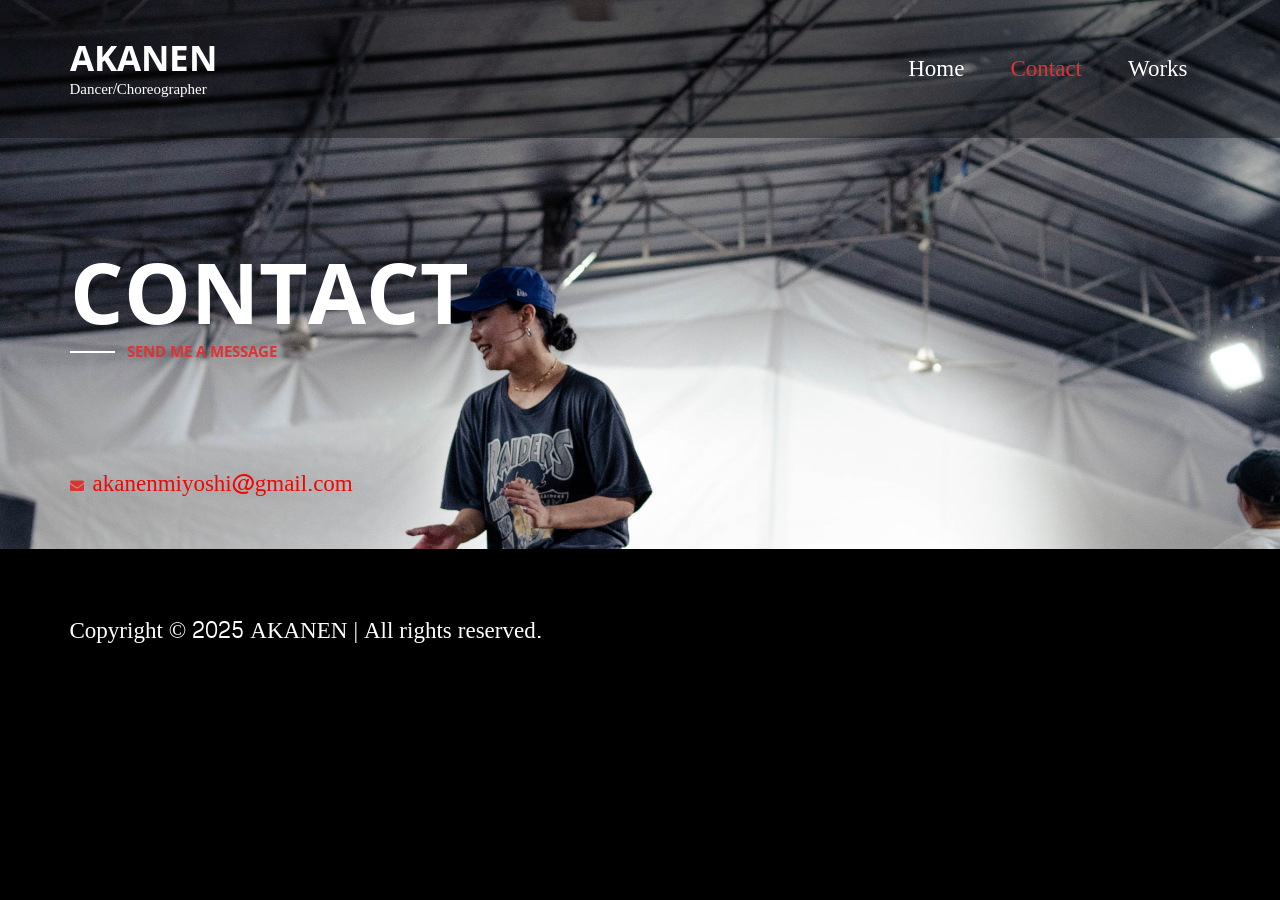
<file: index.html?p=42.html>
<!DOCTYPE html>
<html lang="ja">
<head>
<meta charset="UTF-8">
<meta name="viewport" content="width=device-width, initial-scale=1">
<link rel="profile" href="https://gmpg.org/xfn/11">

<title>Contact &#8211; AKANEN</title>
<link rel='dns-prefetch' href='http://fonts.googleapis.com/' />
<link rel='dns-prefetch' href='http://s.w.org/' />
<link rel="alternate" type="application/rss+xml" title="AKANEN &raquo; フィード" href="feed/index.html" />
<link rel="alternate" type="application/rss+xml" title="AKANEN &raquo; コメントフィード" href="comments/feed/index.html" />
		<script>
			window._wpemojiSettings = {"baseUrl":"https:\/\/s.w.org\/images\/core\/emoji\/12.0.0-1\/72x72\/","ext":".png","svgUrl":"https:\/\/s.w.org\/images\/core\/emoji\/12.0.0-1\/svg\/","svgExt":".svg","source":{"concatemoji":"http:\/\/akanen.jp\/wp-includes\/js\/wp-emoji-release.min.js?ver=5.3.20"}};
			!function(e,a,t){var n,r,o,i=a.createElement("canvas"),p=i.getContext&&i.getContext("2d");function s(e,t){var a=String.fromCharCode;p.clearRect(0,0,i.width,i.height),p.fillText(a.apply(this,e),0,0);e=i.toDataURL();return p.clearRect(0,0,i.width,i.height),p.fillText(a.apply(this,t),0,0),e===i.toDataURL()}function c(e){var t=a.createElement("script");t.src=e,t.defer=t.type="text/javascript",a.getElementsByTagName("head")[0].appendChild(t)}for(o=Array("flag","emoji"),t.supports={everything:!0,everythingExceptFlag:!0},r=0;r<o.length;r++)t.supports[o[r]]=function(e){if(!p||!p.fillText)return!1;switch(p.textBaseline="top",p.font="600 32px Arial",e){case"flag":return s([127987,65039,8205,9895,65039],[127987,65039,8203,9895,65039])?!1:!s([55356,56826,55356,56819],[55356,56826,8203,55356,56819])&&!s([55356,57332,56128,56423,56128,56418,56128,56421,56128,56430,56128,56423,56128,56447],[55356,57332,8203,56128,56423,8203,56128,56418,8203,56128,56421,8203,56128,56430,8203,56128,56423,8203,56128,56447]);case"emoji":return!s([55357,56424,55356,57342,8205,55358,56605,8205,55357,56424,55356,57340],[55357,56424,55356,57342,8203,55358,56605,8203,55357,56424,55356,57340])}return!1}(o[r]),t.supports.everything=t.supports.everything&&t.supports[o[r]],"flag"!==o[r]&&(t.supports.everythingExceptFlag=t.supports.everythingExceptFlag&&t.supports[o[r]]);t.supports.everythingExceptFlag=t.supports.everythingExceptFlag&&!t.supports.flag,t.DOMReady=!1,t.readyCallback=function(){t.DOMReady=!0},t.supports.everything||(n=function(){t.readyCallback()},a.addEventListener?(a.addEventListener("DOMContentLoaded",n,!1),e.addEventListener("load",n,!1)):(e.attachEvent("onload",n),a.attachEvent("onreadystatechange",function(){"complete"===a.readyState&&t.readyCallback()})),(n=t.source||{}).concatemoji?c(n.concatemoji):n.wpemoji&&n.twemoji&&(c(n.twemoji),c(n.wpemoji)))}(window,document,window._wpemojiSettings);
		</script>
		<style>
img.wp-smiley,
img.emoji {
	display: inline !important;
	border: none !important;
	box-shadow: none !important;
	height: 1em !important;
	width: 1em !important;
	margin: 0 .07em !important;
	vertical-align: -0.1em !important;
	background: none !important;
	padding: 0 !important;
}
</style>
	<link rel='stylesheet' id='astra-theme-css-css'  href='wp-content/themes/astra/assets/css/minified/style.min.css%3Fver=2.1.4.css' media='all' />
<style id='astra-theme-css-inline-css'>
html{font-size:143.75%;}a,.page-title{color:#dd3333;}a:hover,a:focus{color:#ffffff;}body,button,input,select,textarea{font-family:'Chenla',display;font-weight:400;font-size:23px;font-size:1rem;line-height:1.3;}blockquote{color:#b4b4b4;}p,.entry-content p{margin-bottom:1.3em;}h1,.entry-content h1,.entry-content h1 a,h2,.entry-content h2,.entry-content h2 a,h3,.entry-content h3,.entry-content h3 a,h4,.entry-content h4,.entry-content h4 a,h5,.entry-content h5,.entry-content h5 a,h6,.entry-content h6,.entry-content h6 a,.site-title,.site-title a{font-family:'Open Sans Condensed',sans-serif;font-weight:700;text-transform:uppercase;}.site-title{font-size:35px;font-size:1.5217391304348rem;}.ast-archive-description .ast-archive-title{font-size:40px;font-size:1.7391304347826rem;}.site-header .site-description{font-size:15px;font-size:0.65217391304348rem;}.entry-title{font-size:30px;font-size:1.304347826087rem;}.comment-reply-title{font-size:38px;font-size:1.6521739130435rem;}.ast-comment-list #cancel-comment-reply-link{font-size:23px;font-size:1rem;}h1,.entry-content h1,.entry-content h1 a{font-size:86px;font-size:3.7391304347826rem;}h2,.entry-content h2,.entry-content h2 a{font-size:84px;font-size:3.6521739130435rem;}h3,.entry-content h3,.entry-content h3 a{font-size:28px;font-size:1.2173913043478rem;}h4,.entry-content h4,.entry-content h4 a{font-size:20px;font-size:0.8695652173913rem;}h5,.entry-content h5,.entry-content h5 a{font-size:18px;font-size:0.78260869565217rem;}h6,.entry-content h6,.entry-content h6 a{font-size:15px;font-size:0.65217391304348rem;}.ast-single-post .entry-title,.page-title{font-size:30px;font-size:1.304347826087rem;}#secondary,#secondary button,#secondary input,#secondary select,#secondary textarea{font-size:23px;font-size:1rem;}::selection{background-color:#dd3333;color:#ffffff;}body,h1,.entry-title a,.entry-content h1,.entry-content h1 a,h2,.entry-content h2,.entry-content h2 a,h3,.entry-content h3,.entry-content h3 a,h4,.entry-content h4,.entry-content h4 a,h5,.entry-content h5,.entry-content h5 a,h6,.entry-content h6,.entry-content h6 a{color:#ffffff;}.tagcloud a:hover,.tagcloud a:focus,.tagcloud a.current-item{color:#ffffff;border-color:#dd3333;background-color:#dd3333;}.main-header-menu a,.ast-header-custom-item a{color:#ffffff;}.main-header-menu li:hover > a,.main-header-menu li:hover > .ast-menu-toggle,.main-header-menu .ast-masthead-custom-menu-items a:hover,.main-header-menu li.focus > a,.main-header-menu li.focus > .ast-menu-toggle,.main-header-menu .current-menu-item > a,.main-header-menu .current-menu-ancestor > a,.main-header-menu .current_page_item > a,.main-header-menu .current-menu-item > .ast-menu-toggle,.main-header-menu .current-menu-ancestor > .ast-menu-toggle,.main-header-menu .current_page_item > .ast-menu-toggle{color:#dd3333;}input:focus,input[type="text"]:focus,input[type="email"]:focus,input[type="url"]:focus,input[type="password"]:focus,input[type="reset"]:focus,input[type="search"]:focus,textarea:focus{border-color:#dd3333;}input[type="radio"]:checked,input[type=reset],input[type="checkbox"]:checked,input[type="checkbox"]:hover:checked,input[type="checkbox"]:focus:checked,input[type=range]::-webkit-slider-thumb{border-color:#dd3333;background-color:#dd3333;box-shadow:none;}.site-footer a:hover + .post-count,.site-footer a:focus + .post-count{background:#dd3333;border-color:#dd3333;}.ast-small-footer > .ast-footer-overlay{background-color:rgba(186,186,186,0);}.footer-adv .footer-adv-overlay{border-top-style:solid;border-top-color:#7a7a7a;}.ast-comment-meta{line-height:1.666666667;font-size:19px;font-size:0.82608695652174rem;}.single .nav-links .nav-previous,.single .nav-links .nav-next,.single .ast-author-details .author-title,.ast-comment-meta{color:#dd3333;}.menu-toggle,button,.ast-button,.button,input#submit,input[type="button"],input[type="submit"],input[type="reset"]{border-radius:0;padding:6px 20px;color:#ffffff;border-color:#dd3333;background-color:#dd3333;}button:focus,.menu-toggle:hover,button:hover,.ast-button:hover,.button:hover,input[type=reset]:hover,input[type=reset]:focus,input#submit:hover,input#submit:focus,input[type="button"]:hover,input[type="button"]:focus,input[type="submit"]:hover,input[type="submit"]:focus{color:#ffffff;border-color:#dd3333;background-color:#dd3333;}.entry-meta,.entry-meta *{line-height:1.45;color:#dd3333;}.entry-meta a:hover,.entry-meta a:hover *,.entry-meta a:focus,.entry-meta a:focus *{color:#ffffff;}.ast-404-layout-1 .ast-404-text{font-size:200px;font-size:8.695652173913rem;}.widget-title{font-size:32px;font-size:1.3913043478261rem;color:#ffffff;}#cat option,.secondary .calendar_wrap thead a,.secondary .calendar_wrap thead a:visited{color:#dd3333;}.secondary .calendar_wrap #today,.ast-progress-val span{background:#dd3333;}.secondary a:hover + .post-count,.secondary a:focus + .post-count{background:#dd3333;border-color:#dd3333;}.calendar_wrap #today > a{color:#ffffff;}.ast-pagination a,.page-links .page-link,.single .post-navigation a{color:#dd3333;}.ast-pagination a:hover,.ast-pagination a:focus,.ast-pagination > span:hover:not(.dots),.ast-pagination > span.current,.page-links > .page-link,.page-links .page-link:hover,.post-navigation a:hover{color:#ffffff;}.ast-header-break-point .ast-mobile-menu-buttons-minimal.menu-toggle{background:transparent;color:#dd3333;}.ast-header-break-point .ast-mobile-menu-buttons-outline.menu-toggle{background:transparent;border:1px solid #dd3333;color:#dd3333;}.ast-header-break-point .ast-mobile-menu-buttons-fill.menu-toggle{background:#dd3333;color:#ffffff;}.ast-header-break-point .main-header-bar .ast-button-wrap .menu-toggle{border-radius:0px;}@media (min-width:545px){.ast-page-builder-template .comments-area,.single.ast-page-builder-template .entry-header,.single.ast-page-builder-template .post-navigation{max-width:1181px;margin-left:auto;margin-right:auto;}}body,.ast-separate-container{background-color:#000000;}@media (max-width:768px){.ast-archive-description .ast-archive-title{font-size:40px;}.entry-title{font-size:30px;}h1,.entry-content h1,.entry-content h1 a{font-size:70px;}h2,.entry-content h2,.entry-content h2 a{font-size:68px;}h3,.entry-content h3,.entry-content h3 a{font-size:25px;}.ast-single-post .entry-title,.page-title{font-size:30px;}}@media (max-width:544px){.ast-archive-description .ast-archive-title{font-size:40px;}.entry-title{font-size:30px;}h1,.entry-content h1,.entry-content h1 a{font-size:40px;}h2,.entry-content h2,.entry-content h2 a{font-size:39px;}h3,.entry-content h3,.entry-content h3 a{font-size:20px;}.ast-single-post .entry-title,.page-title{font-size:30px;}}@media (max-width:768px){html{font-size:131.1%;}}@media (max-width:544px){html{font-size:131.1%;}}@media (min-width:769px){.ast-container{max-width:1181px;}}@font-face {font-family: "Astra";src: url( wp-content/themes/astra/assets/fonts/astra.woff) format("woff"),url( wp-content/themes/astra/assets/fonts/astra.ttf) format("truetype"),url( wp-content/themes/astra/assets/fonts/astra.svg) format("svg");font-weight: normal;font-style: normal;font-display: fallback;}@media (max-width:921px) {.main-header-bar .main-header-bar-navigation{display:none;}}.ast-desktop .main-header-menu.submenu-with-border .sub-menu,.ast-desktop .main-header-menu.submenu-with-border .children,.ast-desktop .main-header-menu.submenu-with-border .astra-full-megamenu-wrapper{border-color:rgba(234,234,234,0);}.ast-desktop .main-header-menu.submenu-with-border .sub-menu,.ast-desktop .main-header-menu.submenu-with-border .children{border-top-width:1px;border-right-width:1px;border-left-width:1px;border-bottom-width:1px;border-style:solid;}.ast-desktop .main-header-menu.submenu-with-border .sub-menu .sub-menu,.ast-desktop .main-header-menu.submenu-with-border .children .children{top:-1px;}.ast-desktop .main-header-menu.submenu-with-border .sub-menu a,.ast-desktop .main-header-menu.submenu-with-border .children a{border-bottom-width:1px;border-style:solid;border-color:#eaeaea;}@media (min-width:769px){.main-header-menu .sub-menu li.ast-left-align-sub-menu:hover > ul,.main-header-menu .sub-menu li.ast-left-align-sub-menu.focus > ul{margin-left:-2px;}}.ast-small-footer{border-top-style:solid;border-top-width:0;border-top-color:#7a7a7a;}@media (max-width:920px){.ast-404-layout-1 .ast-404-text{font-size:100px;font-size:4.3478260869565rem;}}@media (min-width:769px){.ast-theme-transparent-header #masthead{position:absolute;left:0;right:0;}.ast-theme-transparent-header .main-header-bar,.ast-theme-transparent-header.ast-header-break-point .main-header-bar{background:none;}body.elementor-editor-active.ast-theme-transparent-header #masthead,.fl-builder-edit .ast-theme-transparent-header #masthead,body.vc_editor.ast-theme-transparent-header #masthead{z-index:0;}.ast-header-break-point.ast-replace-site-logo-transparent.ast-theme-transparent-header .custom-mobile-logo-link{display:none;}.ast-header-break-point.ast-replace-site-logo-transparent.ast-theme-transparent-header .transparent-custom-logo{display:inline-block;}.ast-theme-transparent-header .ast-above-header{background-image:none;background-color:transparent;}.ast-theme-transparent-header .ast-below-header{background-image:none;background-color:transparent;}}.ast-theme-transparent-header .main-header-bar,.ast-theme-transparent-header.ast-header-break-point .main-header-bar-wrap .main-header-menu,.ast-theme-transparent-header.ast-header-break-point .main-header-bar-wrap .main-header-bar{background-color:rgba(0,0,0,0.36);}.ast-theme-transparent-header .main-header-bar .ast-search-menu-icon form{background-color:rgba(0,0,0,0.36);}.ast-theme-transparent-header .ast-above-header,.ast-theme-transparent-header .ast-below-header,.ast-header-break-point.ast-theme-transparent-header .ast-above-header,.ast-header-break-point.ast-theme-transparent-header .ast-below-header{background-color:rgba(0,0,0,0.36);}.ast-theme-transparent-header .site-title a,.ast-theme-transparent-header .site-title a:focus,.ast-theme-transparent-header .site-title a:hover,.ast-theme-transparent-header .site-title a:visited{color:#ffffff;}.ast-theme-transparent-header .site-header .site-title a:hover{color:#ffffff;}.ast-theme-transparent-header .site-header .site-description{color:#ffffff;}.ast-theme-transparent-header .main-header-menu,.ast-theme-transparent-header.ast-header-break-point .main-header-bar-wrap .main-header-menu,.ast-flyout-menu-enable.ast-header-break-point.ast-theme-transparent-header .main-header-bar-navigation #site-navigation,.ast-fullscreen-menu-enable.ast-header-break-point.ast-theme-transparent-header .main-header-bar-navigation #site-navigation,.ast-flyout-above-menu-enable.ast-header-break-point.ast-theme-transparent-header .ast-above-header-navigation-wrap .ast-above-header-navigation,.ast-flyout-below-menu-enable.ast-header-break-point.ast-theme-transparent-header .ast-below-header-navigation-wrap .ast-below-header-actual-nav,.ast-fullscreen-above-menu-enable.ast-header-break-point.ast-theme-transparent-header .ast-above-header-navigation-wrap,.ast-fullscreen-below-menu-enable.ast-header-break-point.ast-theme-transparent-header .ast-below-header-navigation-wrap{background-color:rgba(10,10,10,0);}.ast-theme-transparent-header .main-header-menu,.ast-theme-transparent-header .main-header-menu a,.ast-theme-transparent-header .ast-masthead-custom-menu-items,.ast-theme-transparent-header .ast-masthead-custom-menu-items a,.ast-theme-transparent-header .main-header-menu li > .ast-menu-toggle,.ast-theme-transparent-header .main-header-menu li > .ast-menu-toggle{color:#ffffff;}.ast-theme-transparent-header .main-header-menu li:hover > a,.ast-theme-transparent-header .main-header-menu li:hover > .ast-menu-toggle,.ast-theme-transparent-header .main-header-menu .ast-masthead-custom-menu-items a:hover,.ast-theme-transparent-header .main-header-menu .focus > a,.ast-theme-transparent-header .main-header-menu .focus > .ast-menu-toggle,.ast-theme-transparent-header .main-header-menu .current-menu-item > a,.ast-theme-transparent-header .main-header-menu .current-menu-ancestor > a,.ast-theme-transparent-header .main-header-menu .current_page_item > a,.ast-theme-transparent-header .main-header-menu .current-menu-item > .ast-menu-toggle,.ast-theme-transparent-header .main-header-menu .current-menu-ancestor > .ast-menu-toggle,.ast-theme-transparent-header .main-header-menu .current_page_item > .ast-menu-toggle{color:#dd3333;}@media (max-width:768px){.ast-theme-transparent-header #masthead{position:absolute;left:0;right:0;}.ast-theme-transparent-header .main-header-bar,.ast-theme-transparent-header.ast-header-break-point .main-header-bar{background:none;}body.elementor-editor-active.ast-theme-transparent-header #masthead,.fl-builder-edit .ast-theme-transparent-header #masthead,body.vc_editor.ast-theme-transparent-header #masthead{z-index:0;}.ast-header-break-point.ast-replace-site-logo-transparent.ast-theme-transparent-header .custom-mobile-logo-link{display:none;}.ast-header-break-point.ast-replace-site-logo-transparent.ast-theme-transparent-header .transparent-custom-logo{display:inline-block;}.ast-theme-transparent-header .ast-above-header{background-image:none;background-color:transparent;}.ast-theme-transparent-header .ast-below-header{background-image:none;background-color:transparent;}}@media (max-width:768px){.ast-theme-transparent-header .main-header-bar,.ast-theme-transparent-header.ast-header-break-point .main-header-bar-wrap .main-header-menu,.ast-theme-transparent-header.ast-header-break-point .main-header-bar-wrap .main-header-bar{background-color:rgba(0,0,0,0.36);}.ast-theme-transparent-header .main-header-bar .ast-search-menu-icon form{background-color:rgba(0,0,0,0.36);}.ast-theme-transparent-header .ast-above-header,.ast-theme-transparent-header .ast-below-header,.ast-header-break-point.ast-theme-transparent-header .ast-above-header,.ast-header-break-point.ast-theme-transparent-header .ast-below-header{background-color:rgba(0,0,0,0.36);}.ast-theme-transparent-header .main-header-menu,.ast-theme-transparent-header .main-header-menu a,.ast-theme-transparent-header .ast-masthead-custom-menu-items,.ast-theme-transparent-header .ast-masthead-custom-menu-items a,.ast-theme-transparent-header .main-header-menu li > .ast-menu-toggle,.ast-theme-transparent-header .main-header-menu li > .ast-menu-toggle{color:#353535;}.ast-theme-transparent-header .main-header-menu li:hover > a,.ast-theme-transparent-header .main-header-menu li:hover > .ast-menu-toggle,.ast-theme-transparent-header .main-header-menu .ast-masthead-custom-menu-items a:hover,.ast-theme-transparent-header .main-header-menu .focus > a,.ast-theme-transparent-header .main-header-menu .focus > .ast-menu-toggle,.ast-theme-transparent-header .main-header-menu .current-menu-item > a,.ast-theme-transparent-header .main-header-menu .current-menu-ancestor > a,.ast-theme-transparent-header .main-header-menu .current_page_item > a,.ast-theme-transparent-header .main-header-menu .current-menu-item > .ast-menu-toggle,.ast-theme-transparent-header .main-header-menu .current-menu-ancestor > .ast-menu-toggle,.ast-theme-transparent-header .main-header-menu .current_page_item > .ast-menu-toggle{color:#dd3333;}}@media (max-width:544px){.ast-theme-transparent-header .main-header-bar,.ast-theme-transparent-header.ast-header-break-point .main-header-bar-wrap .main-header-menu,.ast-theme-transparent-header.ast-header-break-point .main-header-bar-wrap .main-header-bar{background-color:rgba(0,0,0,0.36);}.ast-theme-transparent-header .main-header-bar .ast-search-menu-icon form{background-color:rgba(0,0,0,0.36);}.ast-theme-transparent-header .ast-above-header,.ast-theme-transparent-header .ast-below-header,.ast-header-break-point.ast-theme-transparent-header .ast-above-header,.ast-header-break-point.ast-theme-transparent-header .ast-below-header{background-color:rgba(0,0,0,0.36);}.ast-theme-transparent-header .main-header-menu,.ast-theme-transparent-header.ast-header-break-point .main-header-bar-wrap .main-header-menu,.ast-flyout-menu-enable.ast-header-break-point.ast-theme-transparent-header .main-header-bar-navigation #site-navigation,.ast-fullscreen-menu-enable.ast-header-break-point.ast-theme-transparent-header .main-header-bar-navigation #site-navigation,.ast-flyout-above-menu-enable.ast-header-break-point.ast-theme-transparent-header .ast-above-header-navigation-wrap .ast-above-header-navigation,.ast-flyout-below-menu-enable.ast-header-break-point.ast-theme-transparent-header .ast-below-header-navigation-wrap .ast-below-header-actual-nav,.ast-fullscreen-above-menu-enable.ast-header-break-point.ast-theme-transparent-header .ast-above-header-navigation-wrap,.ast-fullscreen-below-menu-enable.ast-header-break-point.ast-theme-transparent-header .ast-below-header-navigation-wrap{background-color:#000000;}.ast-theme-transparent-header .main-header-menu,.ast-theme-transparent-header .main-header-menu a,.ast-theme-transparent-header .ast-masthead-custom-menu-items,.ast-theme-transparent-header .ast-masthead-custom-menu-items a,.ast-theme-transparent-header .main-header-menu li > .ast-menu-toggle,.ast-theme-transparent-header .main-header-menu li > .ast-menu-toggle{color:#ffffff;}.ast-theme-transparent-header .main-header-menu li:hover > a,.ast-theme-transparent-header .main-header-menu li:hover > .ast-menu-toggle,.ast-theme-transparent-header .main-header-menu .ast-masthead-custom-menu-items a:hover,.ast-theme-transparent-header .main-header-menu .focus > a,.ast-theme-transparent-header .main-header-menu .focus > .ast-menu-toggle,.ast-theme-transparent-header .main-header-menu .current-menu-item > a,.ast-theme-transparent-header .main-header-menu .current-menu-ancestor > a,.ast-theme-transparent-header .main-header-menu .current_page_item > a,.ast-theme-transparent-header .main-header-menu .current-menu-item > .ast-menu-toggle,.ast-theme-transparent-header .main-header-menu .current-menu-ancestor > .ast-menu-toggle,.ast-theme-transparent-header .main-header-menu .current_page_item > .ast-menu-toggle{color:#dd3333;}}.ast-theme-transparent-header .main-header-bar,.ast-theme-transparent-header .site-header{border-bottom-width:0;border-bottom-color:rgba(0,0,0,0);}.ast-breadcrumbs .trail-browse,.ast-breadcrumbs .trail-items,.ast-breadcrumbs .trail-items li{display:inline-block;margin:0;padding:0;border:none;background:inherit;text-indent:0;}.ast-breadcrumbs .trail-browse{font-size:inherit;font-style:inherit;font-weight:inherit;color:inherit;}.ast-breadcrumbs .trail-items{list-style:none;}.trail-items li::after{padding:0 0.3em;content:"»";}.trail-items li:last-of-type::after{display:none;}.ast-header-break-point .site-header{border-bottom-width:0;}@media (min-width:769px){.main-header-bar{border-bottom-width:0;}}.ast-flex{-webkit-align-content:center;-ms-flex-line-pack:center;align-content:center;-webkit-box-align:center;-webkit-align-items:center;-moz-box-align:center;-ms-flex-align:center;align-items:center;}.main-header-bar{padding:1em 0;}.ast-site-identity{padding:0;}.header-main-layout-1 .ast-flex.main-header-container, .header-main-layout-3 .ast-flex.main-header-container{-webkit-align-content:center;-ms-flex-line-pack:center;align-content:center;-webkit-box-align:center;-webkit-align-items:center;-moz-box-align:center;-ms-flex-align:center;align-items:center;}.header-main-layout-1 .ast-flex.main-header-container, .header-main-layout-3 .ast-flex.main-header-container{-webkit-align-content:center;-ms-flex-line-pack:center;align-content:center;-webkit-box-align:center;-webkit-align-items:center;-moz-box-align:center;-ms-flex-align:center;align-items:center;}
</style>
<link rel='stylesheet' id='astra-google-fonts-css'  href='http://fonts.googleapis.com/css?family=Chenla%3A400%2C%7COpen+Sans+Condensed%3A700&amp;display=fallback&amp;ver=2.1.4' media='all' />
<link rel='stylesheet' id='wp-block-library-css'  href='wp-includes/css/dist/block-library/style.min.css%3Fver=5.3.20.css' media='all' />
<link rel='stylesheet' id='hfe-style-css'  href='wp-content/plugins/header-footer-elementor/assets/css/header-footer-elementor.css%3Fver=1.3.1.css' media='all' />
<link rel='stylesheet' id='elementor-icons-css'  href='wp-content/plugins/elementor/assets/lib/eicons/css/elementor-icons.min.css%3Fver=5.6.2.css' media='all' />
<link rel='stylesheet' id='elementor-animations-css'  href='wp-content/plugins/elementor/assets/lib/animations/animations.min.css%3Fver=2.9.6.css' media='all' />
<link rel='stylesheet' id='elementor-frontend-css'  href='wp-content/plugins/elementor/assets/css/frontend.min.css%3Fver=2.9.6.css' media='all' />
<link rel='stylesheet' id='font-awesome-5-all-css'  href='wp-content/plugins/elementor/assets/lib/font-awesome/css/all.min.css%3Fver=2.9.6.css' media='all' />
<link rel='stylesheet' id='font-awesome-4-shim-css'  href='wp-content/plugins/elementor/assets/lib/font-awesome/css/v4-shims.min.css%3Fver=2.9.6.css' media='all' />
<link rel='stylesheet' id='elementor-post-42-css'  href='wp-content/uploads/elementor/css/post-42.css%3Fver=1726117872.css' media='all' />
<link rel='stylesheet' id='hfe-widgets-style-css'  href='wp-content/plugins/header-footer-elementor/inc/widgets-css/frontend.css%3Fver=1.3.1.css' media='all' />
<link rel='stylesheet' id='elementor-icons-shared-0-css'  href='wp-content/plugins/elementor/assets/lib/font-awesome/css/fontawesome.min.css%3Fver=5.12.0.css' media='all' />
<link rel='stylesheet' id='elementor-icons-fa-solid-css'  href='wp-content/plugins/elementor/assets/lib/font-awesome/css/solid.min.css%3Fver=5.12.0.css' media='all' />
<!--n2css--><!--[if IE]>
<script src='http://akanen.jp/wp-content/themes/astra/assets/js/minified/flexibility.min.js?ver=2.1.4'></script>
<script>
flexibility(document.documentElement);
</script>
<![endif]-->
<script src='wp-content/plugins/elementor/assets/lib/font-awesome/js/v4-shims.min.js%3Fver=2.9.6'></script>
<link rel='https://api.w.org/' href='http://akanen.jp/wp-json/' />
<link rel="EditURI" type="application/rsd+xml" title="RSD" href="http://akanen.jp/xmlrpc.php?rsd" />
<link rel="wlwmanifest" type="application/wlwmanifest+xml" href="http://akanen.jp/wp-includes/wlwmanifest.xml" /> 
<meta name="generator" content="WordPress 5.3.20" />
<link rel='shortlink' href='index.html%3Fp=42.html' />
<link rel="alternate" type="application/json+oembed" href="http://akanen.jp/wp-json/oembed/1.0/embed?url=http%3A%2F%2Fakanen.jp%2Fcontact%2F" />
<link rel="alternate" type="text/xml+oembed" href="http://akanen.jp/wp-json/oembed/1.0/embed?url=http%3A%2F%2Fakanen.jp%2Fcontact%2F&#038;format=xml" />
<style>.recentcomments a{display:inline !important;padding:0 !important;margin:0 !important;}</style><link rel="icon" href="wp-content/uploads/2024/09/cropped-S__75636745-32x32.jpg" sizes="32x32" />
<link rel="icon" href="wp-content/uploads/2024/09/cropped-S__75636745-192x192.jpg" sizes="192x192" />
<link rel="apple-touch-icon-precomposed" href="wp-content/uploads/2024/09/cropped-S__75636745-180x180.jpg" />
<meta name="msapplication-TileImage" content="http://akanen.jp/wp-content/uploads/2024/09/cropped-S__75636745-270x270.jpg" />
</head>

<body itemtype='https://schema.org/WebPage' itemscope='itemscope' class="page-template-default page page-id-42 ehf-template-astra ehf-stylesheet-astra ast-desktop ast-page-builder-template ast-no-sidebar astra-2.1.4 ast-header-custom-item-inside ast-single-post ast-mobile-inherit-site-logo ast-inherit-site-logo-transparent ast-theme-transparent-header elementor-default elementor-kit-312 elementor-page elementor-page-42">

<div 
	class="hfeed site" id="page">
	<a class="skip-link screen-reader-text" href="index.html%3Fp=42.html#content">コンテンツへスキップ</a>

	
	
		<header 
			class="site-header header-main-layout-1 ast-primary-menu-enabled ast-hide-custom-menu-mobile ast-menu-toggle-icon ast-mobile-header-inline" id="masthead" role="banner" itemtype="https://schema.org/WPHeader" itemscope="itemscope"		>

			
			
<div class="main-header-bar-wrap">
	<div class="main-header-bar">
				<div class="ast-container">

			<div class="ast-flex main-header-container">
				
		<div class="site-branding">
			<div
			class="ast-site-identity" itemtype="https://schema.org/Organization" itemscope="itemscope"			>
				<div class="ast-site-title-wrap">
							<span class="site-title" itemprop="name">
					<a href="index.html" rel="home" itemprop="url" >
						AKANEN
					</a>
				</span>
							<p class="site-description" itemprop="description">
					Dancer/Choreographer
				</p>
						</div>			</div>
		</div>

		<!-- .site-branding -->
				<div class="ast-mobile-menu-buttons">

			
					<div class="ast-button-wrap">
			<button type="button" class="menu-toggle main-header-menu-toggle  ast-mobile-menu-buttons-fill "  aria-controls='primary-menu' aria-expanded='false'>
				<span class="screen-reader-text">メインメニュー</span>
				<span class="menu-toggle-icon"></span>
							</button>
		</div>
			
			
		</div>
			<div class="ast-main-header-bar-alignment"><div class="main-header-bar-navigation"><nav class="site-navigation" id="site-navigation" itemtype="https://schema.org/SiteNavigationElement" itemscope="itemscope" class="ast-flex-grow-1 navigation-accessibility" aria-label="Site Navigation"><div class="main-navigation"><ul id="primary-menu" class="main-header-menu ast-nav-menu ast-flex ast-justify-content-flex-end  submenu-with-border"><li id="menu-item-47" class="menu-item menu-item-type-post_type menu-item-object-page menu-item-home menu-item-47"><a href="index.html">Home</a></li>
<li id="menu-item-43" class="menu-item menu-item-type-post_type menu-item-object-page current-menu-item page_item page-item-42 current_page_item menu-item-43"><a href="index.html%3Fp=42.html" aria-current="page">Contact</a></li>
<li id="menu-item-327" class="menu-item menu-item-type-post_type menu-item-object-page menu-item-327"><a href="index.html%3Fp=324.html">Works</a></li>
</ul></div></nav></div></div>			</div><!-- Main Header Container -->
		</div><!-- ast-row -->
			</div> <!-- Main Header Bar -->
</div> <!-- Main Header Bar Wrap -->

			
		</header><!-- #masthead -->

		
	
	
	<div id="content" class="site-content">

		<div class="ast-container">

		

	<div id="primary" class="content-area primary">

		
					<main id="main" class="site-main">

				
					
					

<article 
	class="post-42 page type-page status-publish ast-article-single" id="post-42" itemtype="https://schema.org/CreativeWork" itemscope="itemscope">

	
	<header class="entry-header ast-header-without-markup">

		
			</header><!-- .entry-header -->

	<div class="entry-content clear" 
		itemprop="text"	>

		
				<div data-elementor-type="wp-post" data-elementor-id="42" class="elementor elementor-42" data-elementor-settings="[]">
			<div class="elementor-inner">
				<div class="elementor-section-wrap">
							<section class="elementor-element elementor-element-9848a1a elementor-section-content-middle elementor-section-boxed elementor-section-height-default elementor-section-height-default elementor-section elementor-top-section" data-id="9848a1a" data-element_type="section" data-settings="{&quot;background_background&quot;:&quot;classic&quot;}">
							<div class="elementor-background-overlay"></div>
							<div class="elementor-container elementor-column-gap-no">
				<div class="elementor-row">
				<div class="elementor-element elementor-element-606321f elementor-column elementor-col-100 elementor-top-column" data-id="606321f" data-element_type="column">
			<div class="elementor-column-wrap  elementor-element-populated">
					<div class="elementor-widget-wrap">
				<div class="elementor-element elementor-element-48b5178 elementor-widget elementor-widget-heading" data-id="48b5178" data-element_type="widget" data-widget_type="heading.default">
				<div class="elementor-widget-container">
			<h2 class="elementor-heading-title elementor-size-default">CONTACT</h2>		</div>
				</div>
				<section class="elementor-element elementor-element-a88fa92 elementor-section-content-middle elementor-section-boxed elementor-section-height-default elementor-section-height-default elementor-section elementor-inner-section" data-id="a88fa92" data-element_type="section">
						<div class="elementor-container elementor-column-gap-no">
				<div class="elementor-row">
				<div class="elementor-element elementor-element-ecd3781 elementor-column elementor-col-50 elementor-inner-column" data-id="ecd3781" data-element_type="column">
			<div class="elementor-column-wrap  elementor-element-populated">
					<div class="elementor-widget-wrap">
				<div class="elementor-element elementor-element-fd33ab7 elementor-widget elementor-widget-divider" data-id="fd33ab7" data-element_type="widget" data-widget_type="divider.default">
				<div class="elementor-widget-container">
					<div class="elementor-divider">
			<span class="elementor-divider-separator">
						</span>
		</div>
				</div>
				</div>
						</div>
			</div>
		</div>
				<div class="elementor-element elementor-element-986ea91 elementor-column elementor-col-50 elementor-inner-column" data-id="986ea91" data-element_type="column">
			<div class="elementor-column-wrap  elementor-element-populated">
					<div class="elementor-widget-wrap">
				<div class="elementor-element elementor-element-dfd2757 elementor-widget elementor-widget-heading" data-id="dfd2757" data-element_type="widget" data-widget_type="heading.default">
				<div class="elementor-widget-container">
			<h6 class="elementor-heading-title elementor-size-default">send ME a message</h6>		</div>
				</div>
						</div>
			</div>
		</div>
						</div>
			</div>
		</section>
				<section class="elementor-element elementor-element-b3b8a5e elementor-section-content-top elementor-section-boxed elementor-section-height-default elementor-section-height-default elementor-section elementor-inner-section" data-id="b3b8a5e" data-element_type="section">
						<div class="elementor-container elementor-column-gap-no">
				<div class="elementor-row">
				<div class="elementor-element elementor-element-1c2a0ce elementor-column elementor-col-50 elementor-inner-column" data-id="1c2a0ce" data-element_type="column">
			<div class="elementor-column-wrap  elementor-element-populated">
					<div class="elementor-widget-wrap">
				<div class="elementor-element elementor-element-dcb13ee elementor-widget elementor-widget-text-editor" data-id="dcb13ee" data-element_type="widget" data-widget_type="text-editor.default">
				<div class="elementor-widget-container">
					<div class="elementor-text-editor elementor-clearfix"></div>
				</div>
				</div>
				<div class="elementor-element elementor-element-bae2c0f elementor-icon-list--layout-traditional elementor-widget elementor-widget-icon-list" data-id="bae2c0f" data-element_type="widget" data-widget_type="icon-list.default">
				<div class="elementor-widget-container">
					<ul class="elementor-icon-list-items">
							<li class="elementor-icon-list-item" >
					<a href="mailto:akanenmiyoshi@gmail.com" target="_blank">						<span class="elementor-icon-list-icon">
							<i aria-hidden="true" class="fas fa-envelope"></i>						</span>
										<span class="elementor-icon-list-text">akanenmiyoshi@gmail.com</span>
											</a>
									</li>
						</ul>
				</div>
				</div>
						</div>
			</div>
		</div>
				<div class="elementor-element elementor-element-0abfc2d elementor-column elementor-col-50 elementor-inner-column" data-id="0abfc2d" data-element_type="column">
			<div class="elementor-column-wrap">
					<div class="elementor-widget-wrap">
						</div>
			</div>
		</div>
						</div>
			</div>
		</section>
						</div>
			</div>
		</div>
						</div>
			</div>
		</section>
						</div>
			</div>
		</div>
		
		
		
	</div><!-- .entry-content .clear -->

	
	
</article><!-- #post-## -->


					
					
				
			</main><!-- #main -->
			
		
	</div><!-- #primary -->


			
			</div> <!-- ast-container -->

		</div><!-- #content -->

		
		
		
		<footer
			class="site-footer" id="colophon" role="contentinfo" itemtype="https://schema.org/WPFooter" itemscope="itemscope"		>

			
			
<div class="ast-small-footer footer-sml-layout-2">
	<div class="ast-footer-overlay">
		<div class="ast-container">
			<div class="ast-small-footer-wrap" >
					<div class="ast-row ast-flex">

											<div class="ast-small-footer-section ast-small-footer-section-1 ast-small-footer-section-equally ast-col-xs-12" >
							Copyright © 2025 <span class="ast-footer-site-title">AKANEN</span> |  All rights reserved.						</div>
				
					
					</div> <!-- .ast-row.ast-flex -->
			</div><!-- .ast-small-footer-wrap -->
		</div><!-- .ast-container -->
	</div><!-- .ast-footer-overlay -->
</div><!-- .ast-small-footer-->

			
		</footer><!-- #colophon -->
		
		
	</div><!-- #page -->

	
	<script>
var astra = {"break_point":"921","isRtl":""};
</script>
<script src='wp-content/themes/astra/assets/js/minified/style.min.js%3Fver=2.1.4'></script>
<script src='wp-includes/js/wp-embed.min.js%3Fver=5.3.20'></script>
<script src='wp-includes/js/jquery/jquery.js%3Fver=1.12.4-wp'></script>
<script src='wp-includes/js/jquery/jquery-migrate.min.js%3Fver=1.4.1'></script>
<script src='wp-content/plugins/elementor/assets/js/frontend-modules.min.js%3Fver=2.9.6'></script>
<script src='wp-includes/js/jquery/ui/position.min.js%3Fver=1.11.4'></script>
<script src='wp-content/plugins/elementor/assets/lib/dialog/dialog.min.js%3Fver=4.7.6'></script>
<script src='wp-content/plugins/elementor/assets/lib/waypoints/waypoints.min.js%3Fver=4.0.2'></script>
<script src='wp-content/plugins/elementor/assets/lib/swiper/swiper.min.js%3Fver=5.3.6'></script>
<script src='wp-content/plugins/elementor/assets/lib/share-link/share-link.min.js%3Fver=2.9.6'></script>
<script>
var elementorFrontendConfig = {"environmentMode":{"edit":false,"wpPreview":false},"i18n":{"shareOnFacebook":"Share on Facebook","shareOnTwitter":"Share on Twitter","pinIt":"Pin it","downloadImage":"Download image"},"is_rtl":false,"breakpoints":{"xs":0,"sm":480,"md":768,"lg":1025,"xl":1440,"xxl":1600},"version":"2.9.6","urls":{"assets":"http:\/\/akanen.jp\/wp-content\/plugins\/elementor\/assets\/"},"settings":{"page":[],"general":{"elementor_global_image_lightbox":"yes","elementor_lightbox_enable_counter":"yes","elementor_lightbox_enable_fullscreen":"yes","elementor_lightbox_enable_zoom":"yes","elementor_lightbox_enable_share":"yes","elementor_lightbox_title_src":"title","elementor_lightbox_description_src":"description"},"editorPreferences":[]},"post":{"id":42,"title":"Contact \u2013 AKANEN","excerpt":"","featuredImage":false}};
</script>
<script src='wp-content/plugins/elementor/assets/js/frontend.min.js%3Fver=2.9.6'></script>
			<script>
			/(trident|msie)/i.test(navigator.userAgent)&&document.getElementById&&window.addEventListener&&window.addEventListener("hashchange",function(){var t,e=location.hash.substring(1);/^[A-z0-9_-]+$/.test(e)&&(t=document.getElementById(e))&&(/^(?:a|select|input|button|textarea)$/i.test(t.tagName)||(t.tabIndex=-1),t.focus())},!1);
			</script>
			
	</body>
</html>
</file>
